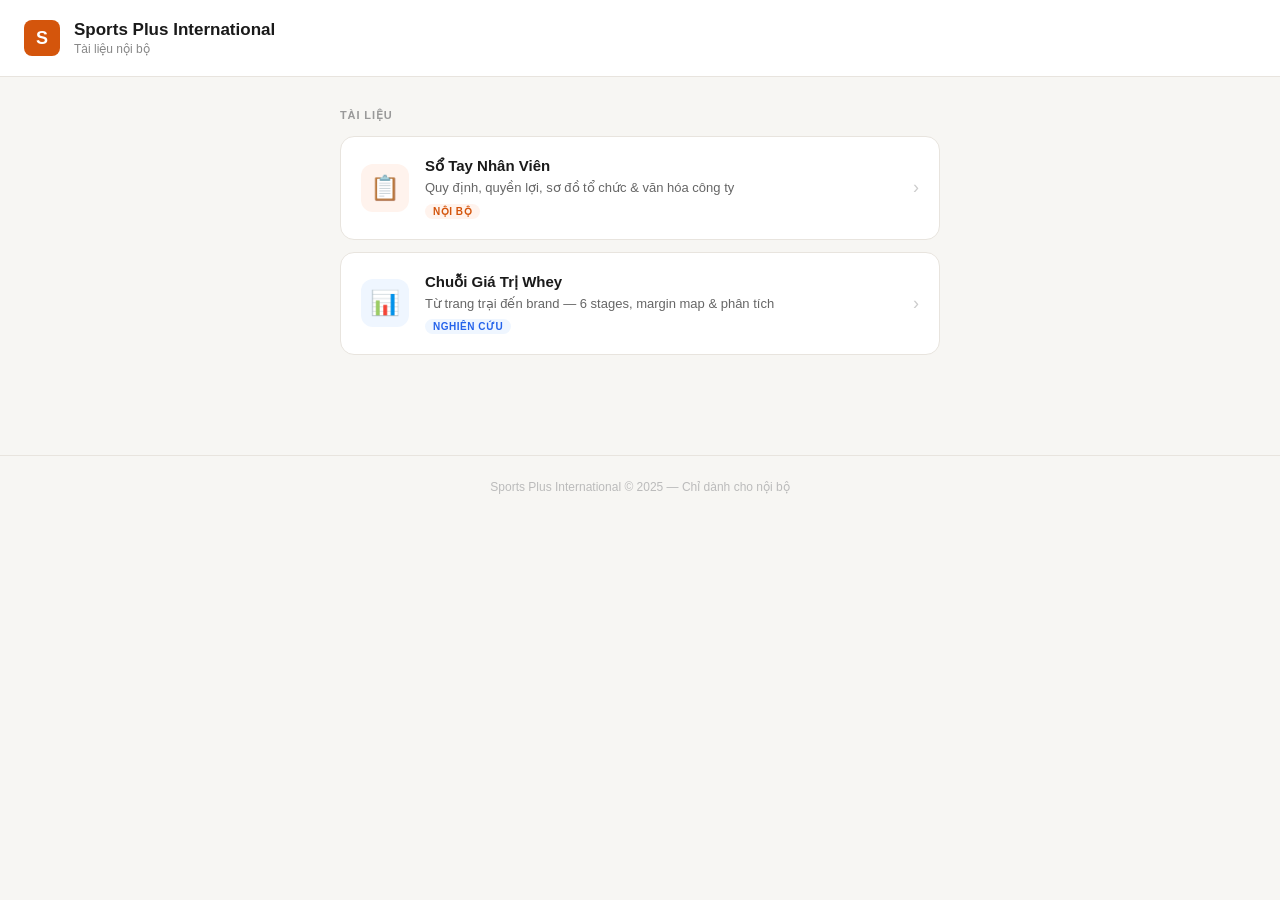
<file: index.html>
<!DOCTYPE html>
<html lang="vi">
<head>
<meta charset="UTF-8">
<meta name="viewport" content="width=device-width, initial-scale=1.0">
<title>Sports Plus International — Tài liệu nội bộ</title>
<style>
  * { margin: 0; padding: 0; box-sizing: border-box; }

  body {
    font-family: -apple-system, BlinkMacSystemFont, 'Segoe UI', sans-serif;
    background: #f7f6f3;
    color: #1a1a1a;
    min-height: 100vh;
  }

  header {
    background: #fff;
    border-bottom: 1px solid #e8e4de;
    padding: 20px 24px;
    display: flex;
    align-items: center;
    gap: 14px;
  }

  .brand-dot {
    width: 36px;
    height: 36px;
    background: #d4550c;
    border-radius: 8px;
    display: flex;
    align-items: center;
    justify-content: center;
    color: #fff;
    font-weight: 800;
    font-size: 18px;
    flex-shrink: 0;
  }

  header h1 {
    font-size: 17px;
    font-weight: 700;
    color: #1a1a1a;
    line-height: 1.2;
  }

  header p {
    font-size: 12px;
    color: #888;
    margin-top: 2px;
  }

  main {
    max-width: 640px;
    margin: 0 auto;
    padding: 32px 20px 60px;
  }

  .section-label {
    font-size: 11px;
    font-weight: 700;
    letter-spacing: 0.08em;
    text-transform: uppercase;
    color: #999;
    margin-bottom: 14px;
  }

  .doc-grid {
    display: flex;
    flex-direction: column;
    gap: 12px;
    margin-bottom: 40px;
  }

  .doc-card {
    background: #fff;
    border: 1px solid #e8e4de;
    border-radius: 14px;
    padding: 20px;
    text-decoration: none;
    color: inherit;
    display: flex;
    align-items: center;
    gap: 16px;
    transition: box-shadow 0.15s, transform 0.15s;
  }

  .doc-card:hover {
    box-shadow: 0 4px 20px rgba(0,0,0,0.08);
    transform: translateY(-1px);
  }

  .doc-icon {
    width: 48px;
    height: 48px;
    border-radius: 12px;
    display: flex;
    align-items: center;
    justify-content: center;
    font-size: 24px;
    flex-shrink: 0;
  }

  .doc-icon.orange { background: #fff3ed; }
  .doc-icon.blue   { background: #eff6ff; }
  .doc-icon.green  { background: #f0fdf4; }

  .doc-info { flex: 1; min-width: 0; }

  .doc-title {
    font-size: 15px;
    font-weight: 700;
    color: #1a1a1a;
    margin-bottom: 4px;
  }

  .doc-desc {
    font-size: 13px;
    color: #666;
    line-height: 1.4;
    white-space: nowrap;
    overflow: hidden;
    text-overflow: ellipsis;
  }

  .doc-arrow {
    color: #ccc;
    font-size: 18px;
    flex-shrink: 0;
  }

  .doc-tag {
    display: inline-block;
    font-size: 10px;
    font-weight: 600;
    letter-spacing: 0.05em;
    padding: 2px 8px;
    border-radius: 20px;
    margin-top: 6px;
    text-transform: uppercase;
  }

  .tag-internal { background: #fff3ed; color: #d4550c; }
  .tag-research { background: #eff6ff; color: #2563eb; }

  footer {
    text-align: center;
    padding: 24px;
    font-size: 12px;
    color: #bbb;
    border-top: 1px solid #e8e4de;
  }
</style>
</head>
<body>

<header>
  <div class="brand-dot">S</div>
  <div>
    <h1>Sports Plus International</h1>
    <p>Tài liệu nội bộ</p>
  </div>
</header>

<main>
  <p class="section-label">Tài liệu</p>

  <div class="doc-grid">

    <a class="doc-card" href="sotay-nhanvien.html">
      <div class="doc-icon orange">📋</div>
      <div class="doc-info">
        <div class="doc-title">Sổ Tay Nhân Viên</div>
        <div class="doc-desc">Quy định, quyền lợi, sơ đồ tổ chức &amp; văn hóa công ty</div>
        <span class="doc-tag tag-internal">Nội bộ</span>
      </div>
      <div class="doc-arrow">›</div>
    </a>

    <a class="doc-card" href="whey-infographic.html">
      <div class="doc-icon blue">📊</div>
      <div class="doc-info">
        <div class="doc-title">Chuỗi Giá Trị Whey</div>
        <div class="doc-desc">Từ trang trại đến brand — 6 stages, margin map &amp; phân tích</div>
        <span class="doc-tag tag-research">Nghiên cứu</span>
      </div>
      <div class="doc-arrow">›</div>
    </a>

  </div>
</main>

<footer>
  Sports Plus International &copy; 2025 — Chỉ dành cho nội bộ
</footer>

</body>
</html>
</file>
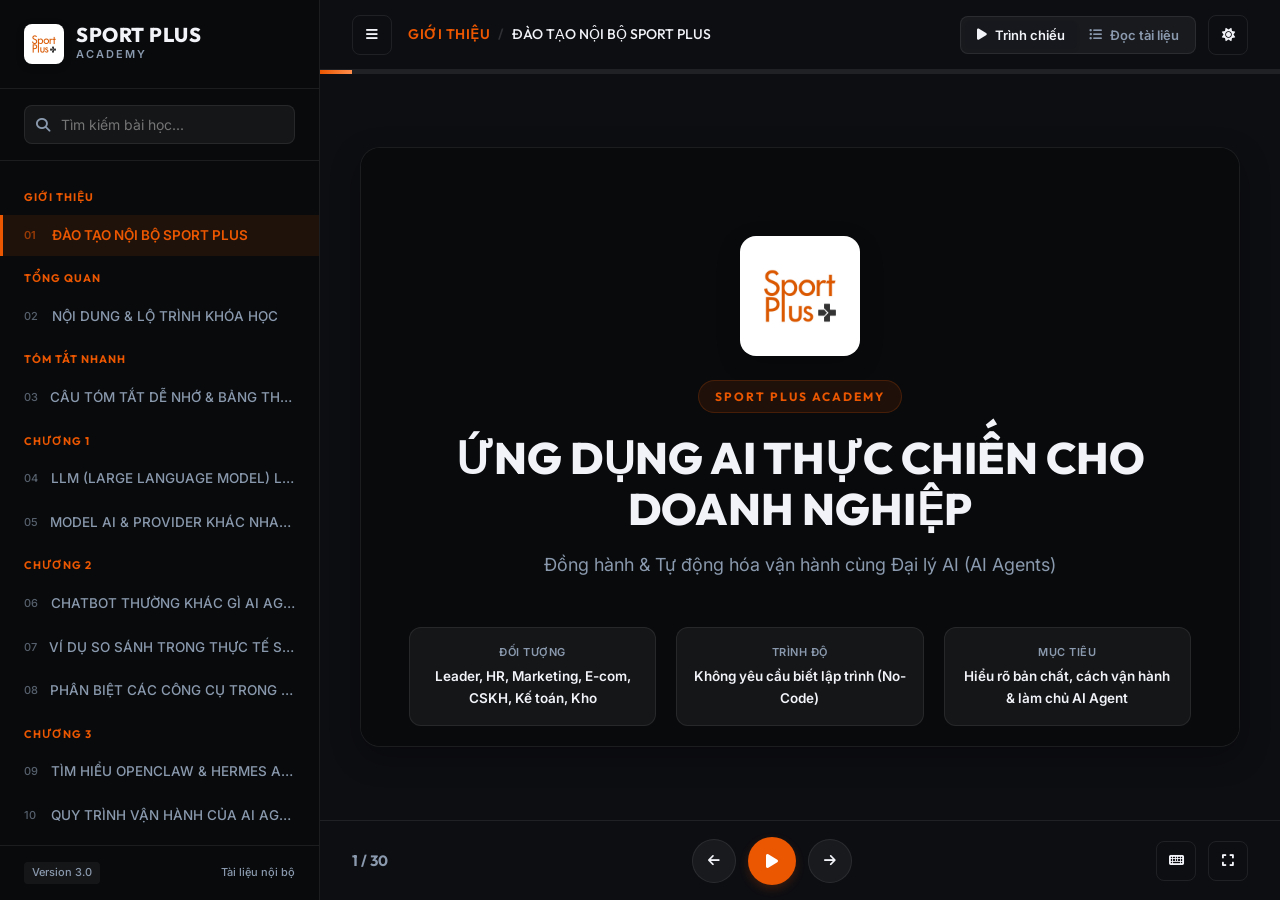
<file: ai-agent-basic-training/index.html>
<!DOCTYPE html>
<html lang="vi">
<head>
  <meta charset="UTF-8">
  <meta name="viewport" content="width=device-width, initial-scale=1.0">
  <title>Sport Plus Internal AI Training - Slide Web Tương Tác</title>
  <!-- Google Fonts: Outfit for Headings, Inter for Body -->
  <link rel="preconnect" href="https://fonts.googleapis.com">
  <link rel="preconnect" href="https://fonts.gstatic.com" crossorigin>
  <link href="https://fonts.googleapis.com/css2?family=Inter:wght@300;400;500;600;700&family=Outfit:wght@400;500;600;700;800&display=swap" rel="stylesheet">
  <!-- FontAwesome Icons -->
  <link rel="stylesheet" href="https://cdnjs.cloudflare.com/ajax/libs/font-awesome/6.4.0/css/all.min.css">
  <!-- Custom Styling -->
  <link rel="stylesheet" href="style.css">
</head>
<body class="dark-theme">
  
  <!-- Main Application Wrapper -->
  <div class="app-container" id="app-wrapper">
    
    <!-- Sidebar Navigation -->
    <aside class="app-sidebar" id="app-sidebar">
      <div class="sidebar-header">
        <div class="brand-logo">
          <img src="logo.jpg" alt="Sport Plus Logo" class="brand-logo-img">
          <div>
            <span class="brand-name">SPORT PLUS</span>
            <span class="brand-sub">ACADEMY</span>
          </div>
        </div>
        <button class="btn-close-sidebar" id="btn-close-sidebar" title="Đóng mục lục (Esc)">
          <i class="fa-solid fa-xmark"></i>
        </button>
      </div>

      <!-- Search Section -->
      <div class="sidebar-search">
        <div class="search-input-wrapper">
          <i class="fa-solid fa-magnifying-glass search-icon"></i>
          <input type="text" id="search-input" placeholder="Tìm kiếm bài học..." autocomplete="off">
          <button id="clear-search" class="btn-clear-search" style="display: none;">
            <i class="fa-solid fa-circle-xmark"></i>
          </button>
        </div>
      </div>

      <!-- Slide list container -->
      <nav class="sidebar-navigation">
        <div class="sidebar-list" id="sidebar-slide-list">
          <!-- Populated dynamically by slides.js -->
        </div>
      </nav>

      <!-- Sidebar Footer -->
      <div class="sidebar-footer">
        <div class="version-tag">Version 3.0</div>
        <div class="license-info">Tài liệu nội bộ</div>
      </div>
    </aside>

    <!-- Content Workspace -->
    <main class="app-main">
      
      <!-- Top Utility Header -->
      <header class="app-header">
        <div class="header-left">
          <button class="btn-action" id="btn-toggle-sidebar" title="Mở mục lục (Esc)">
            <i class="fa-solid fa-bars"></i>
          </button>
          <div class="breadcrumb-container">
            <span class="curr-chapter" id="header-chapter">CHƯƠNG 1</span>
            <span class="breadcrumb-separator">/</span>
            <span class="curr-slide-title" id="header-title">Đang tải slide...</span>
          </div>
        </div>

        <div class="header-right">
          <!-- View Mode Toggle -->
          <div class="toggle-mode-group">
            <button class="btn-mode active" id="mode-presentation" title="Chế độ Trình chiếu">
              <i class="fa-solid fa-play"></i> <span>Trình chiếu</span>
            </button>
            <button class="btn-mode" id="mode-document" title="Chế độ Đọc tài liệu">
              <i class="fa-solid fa-list-ul"></i> <span>Đọc tài liệu</span>
            </button>
          </div>

          <!-- Theme Toggle -->
          <button class="btn-action" id="btn-theme-toggle" title="Đổi giao diện Sáng/Tối">
            <i class="fa-solid fa-sun"></i>
          </button>
        </div>
      </header>

      <!-- Slide Progress Bar -->
      <div class="progress-bar-container">
        <div class="progress-bar" id="progress-indicator" style="width: 0%;"></div>
      </div>

      <!-- Active Slide Area -->
      <section class="slide-content-area" id="slide-content-container">
        <!-- Present Mode Slide Viewport -->
        <div class="slide-viewer" id="slide-viewer">
          <!-- Slide template rendered dynamically -->
        </div>
        
        <!-- Document Mode Scrollable Container -->
        <div class="document-scroller" id="document-scroller" style="display: none;">
          <!-- All slides rendered sequentially here -->
        </div>
      </section>

      <!-- Floating Controls Panel -->
      <footer class="app-controls" id="app-controls">
        <div class="controls-left">
          <span class="slide-counter" id="slide-counter">0 / 0</span>
        </div>
        
        <div class="controls-center">
          <button class="btn-nav" id="btn-prev" title="Slide trước (← hoặc Backspace)">
            <i class="fa-solid fa-arrow-left"></i>
          </button>
          
          <button class="btn-play" id="btn-autoplay" title="Tự động chạy slide">
            <i class="fa-solid fa-play"></i>
          </button>

          <button class="btn-nav" id="btn-next" title="Slide tiếp (→ hoặc Space)">
            <i class="fa-solid fa-arrow-right"></i>
          </button>
        </div>

        <div class="controls-right">
          <!-- Autoplay Interval Indicator -->
          <div class="autoplay-settings" id="autoplay-settings" style="display: none;">
            <i class="fa-regular fa-clock"></i>
            <span id="autoplay-time">5s</span>
          </div>

          <button class="btn-action" id="btn-shortcuts" title="Phím tắt hỗ trợ">
            <i class="fa-solid fa-keyboard"></i>
          </button>
          
          <button class="btn-action" id="btn-fullscreen" title="Phóng to toàn màn hình (F)">
            <i class="fa-solid fa-expand"></i>
          </button>
        </div>
      </footer>
    </main>
  </div>

  <!-- Keyboard Shortcuts Modal -->
  <div class="modal-overlay" id="shortcuts-modal">
    <div class="modal-card">
      <div class="modal-header">
        <h3><i class="fa-solid fa-keyboard"></i> Phím tắt điều khiển slide</h3>
        <button class="modal-close" id="btn-close-modal"><i class="fa-solid fa-xmark"></i></button>
      </div>
      <div class="modal-body">
        <div class="shortcut-grid">
          <div class="shortcut-row">
            <kbd class="key-cap">➔</kbd> hoặc <kbd class="key-cap">Space</kbd>
            <span class="key-desc">Đi tới slide tiếp theo</span>
          </div>
          <div class="shortcut-row">
            <kbd class="key-cap">←</kbd> hoặc <kbd class="key-cap">Backspace</kbd>
            <span class="key-desc">Trở lại slide trước</span>
          </div>
          <div class="shortcut-row">
            <kbd class="key-cap">Esc</kbd>
            <span class="key-desc">Mở / Đóng mục lục sidebar</span>
          </div>
          <div class="shortcut-row">
            <kbd class="key-cap">F</kbd>
            <span class="key-desc">Bật / Tắt chế độ toàn màn hình</span>
          </div>
          <div class="shortcut-row">
            <kbd class="key-cap">Home</kbd> / <kbd class="key-cap">End</kbd>
            <span class="key-desc">Quay lại slide đầu / Nhảy tới slide cuối</span>
          </div>
          <div class="shortcut-row">
            <kbd class="key-cap">P</kbd>
            <span class="key-desc">Bật / Tắt Tự động chạy slide (Autoplay)</span>
          </div>
          <div class="shortcut-row">
            <kbd class="key-cap">M</kbd>
            <span class="key-desc">Đổi chế độ xem (Trình chiếu & Đọc tài liệu)</span>
          </div>
          <div class="shortcut-row">
            <kbd class="key-cap">T</kbd>
            <span class="key-desc">Chuyển đổi giao diện Sáng / Tối</span>
          </div>
        </div>
      </div>
    </div>
  </div>

  <!-- Load Slides Data first, then Slide Engine -->
  <script src="content.js"></script>
  <script src="slides.js"></script>
</body>
</html>
</file>
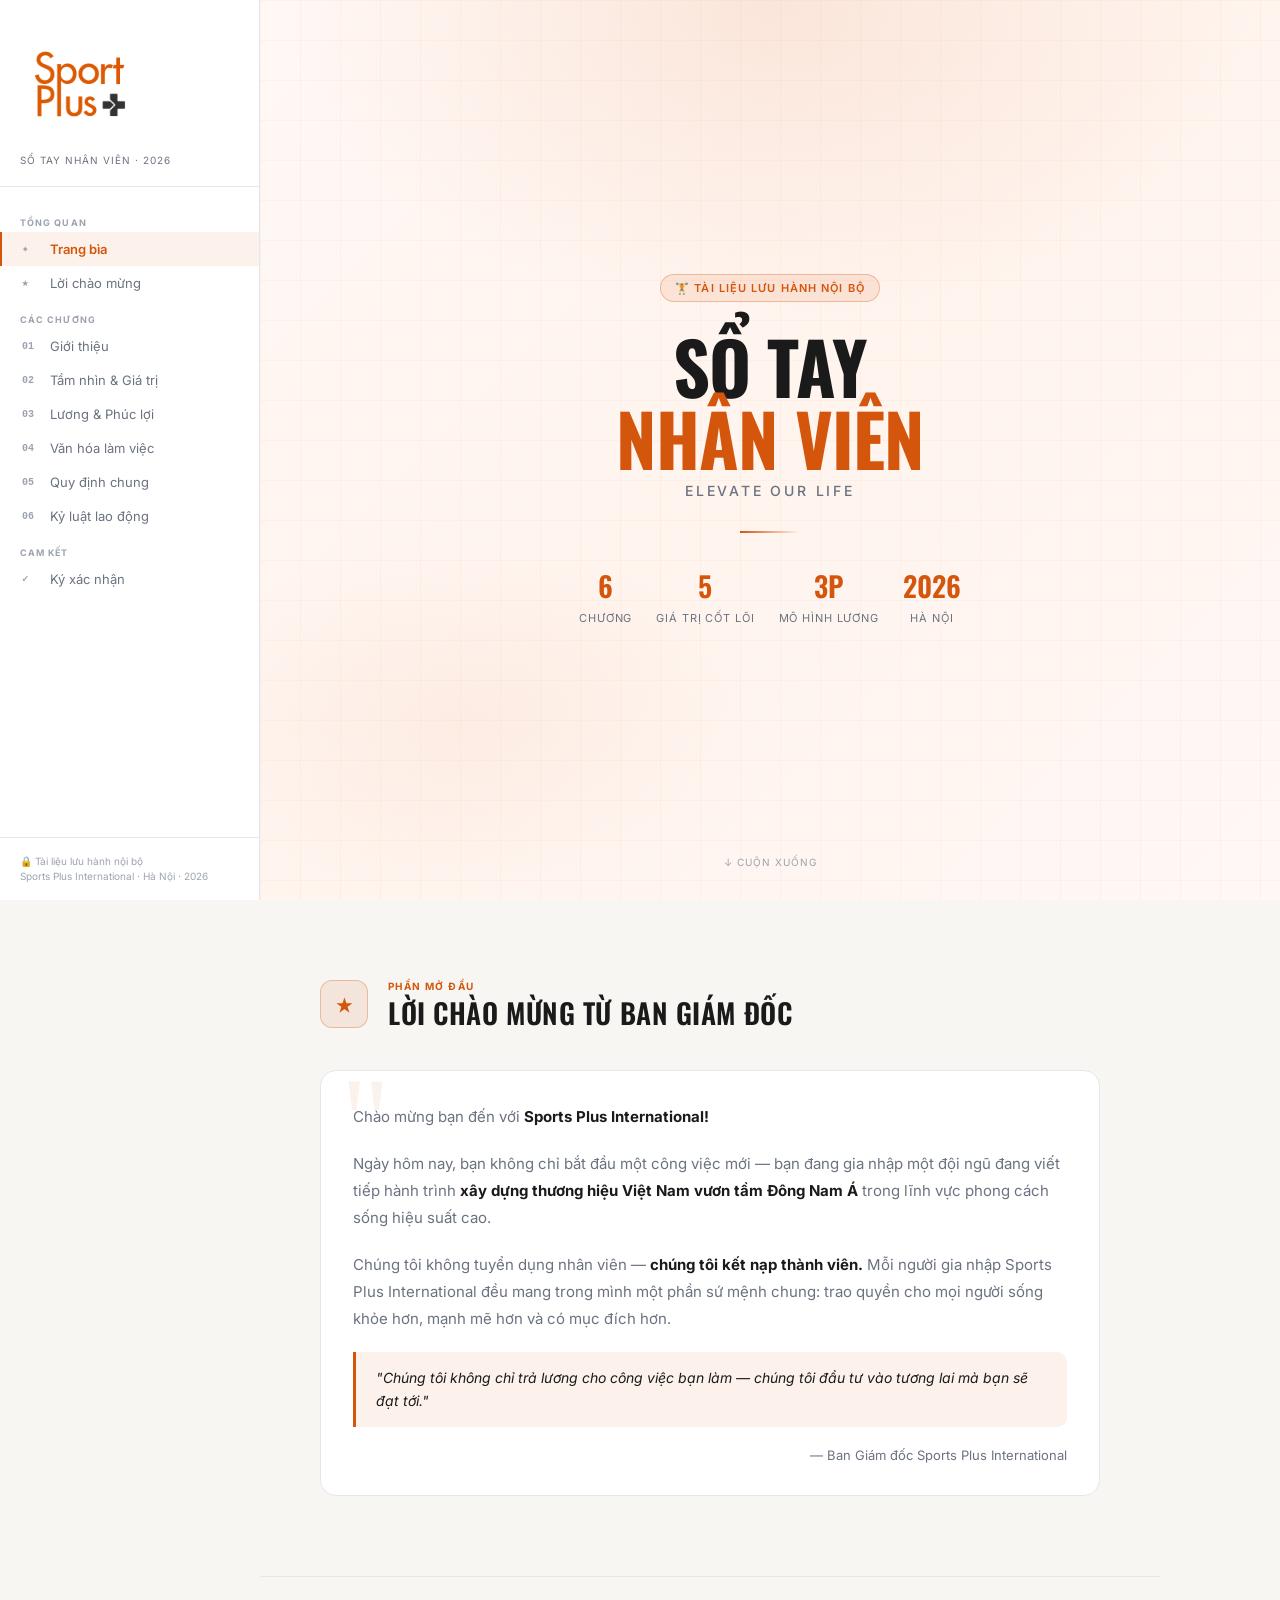
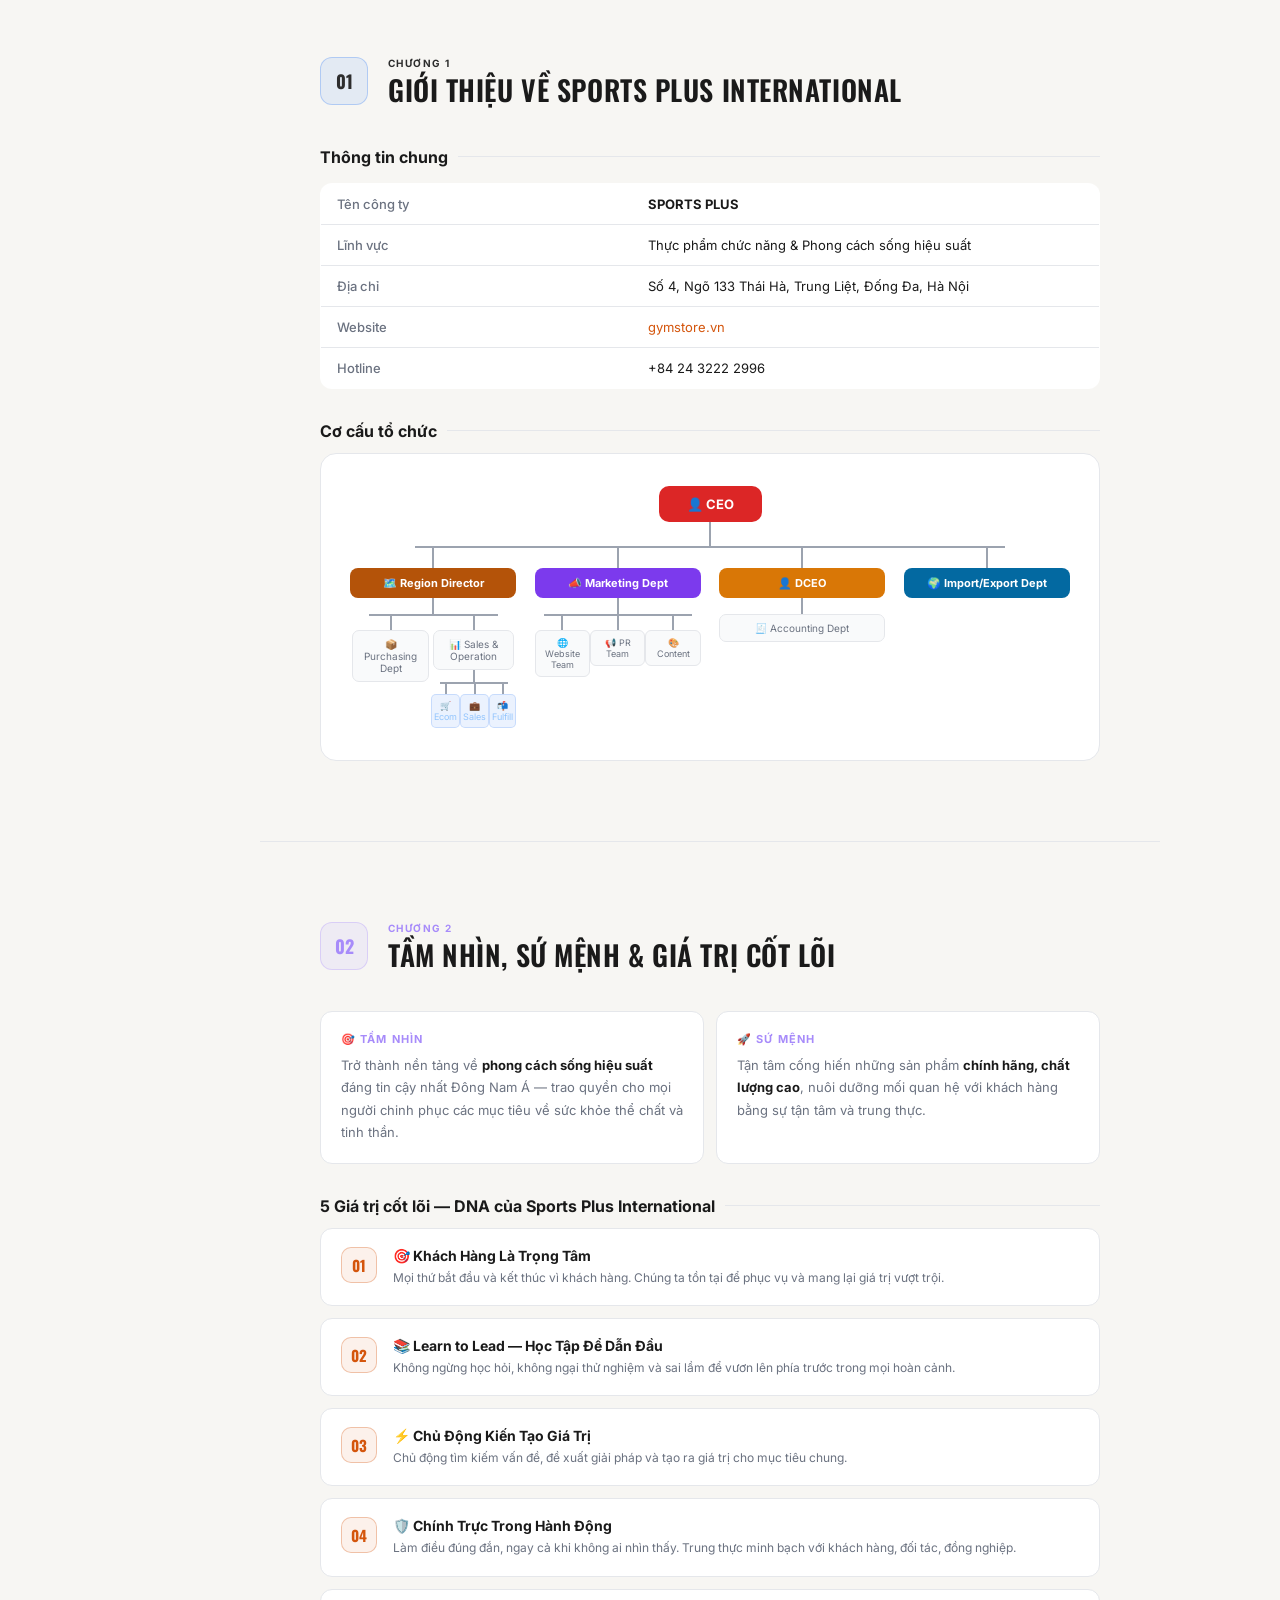
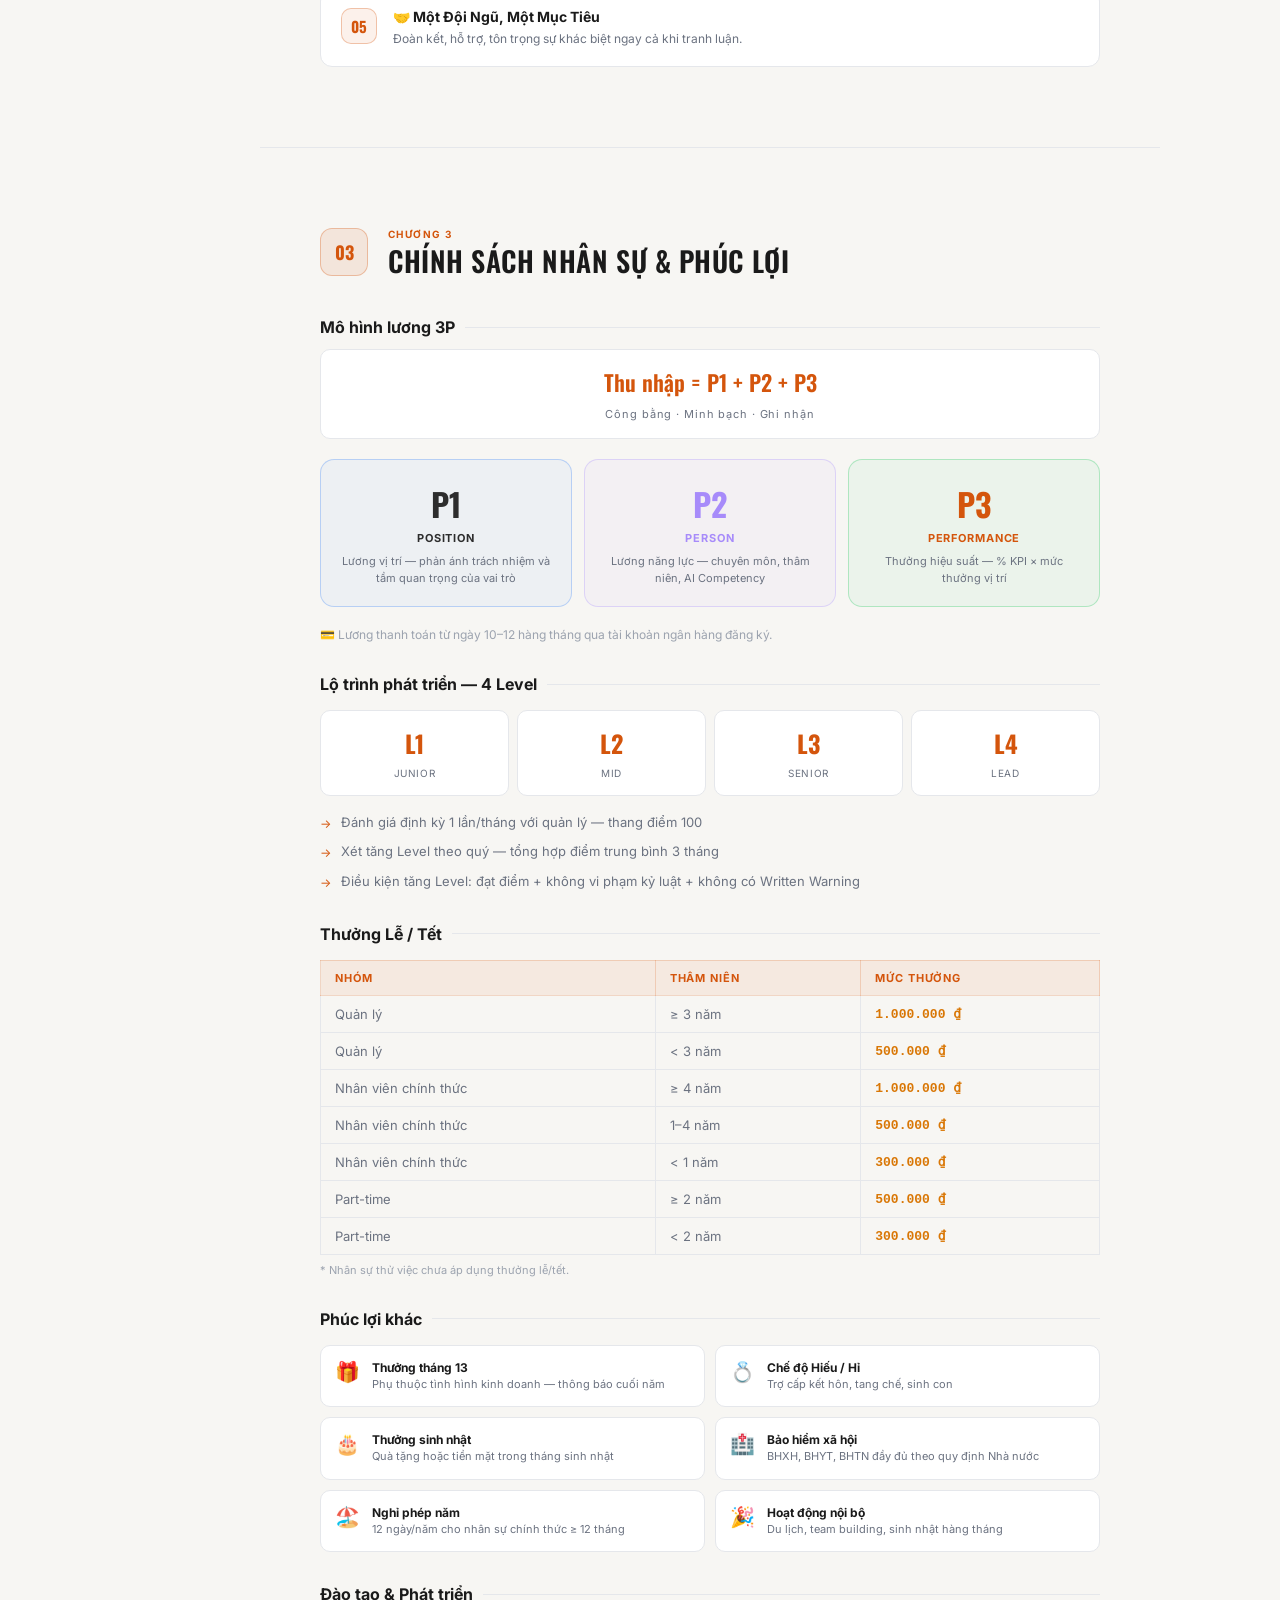
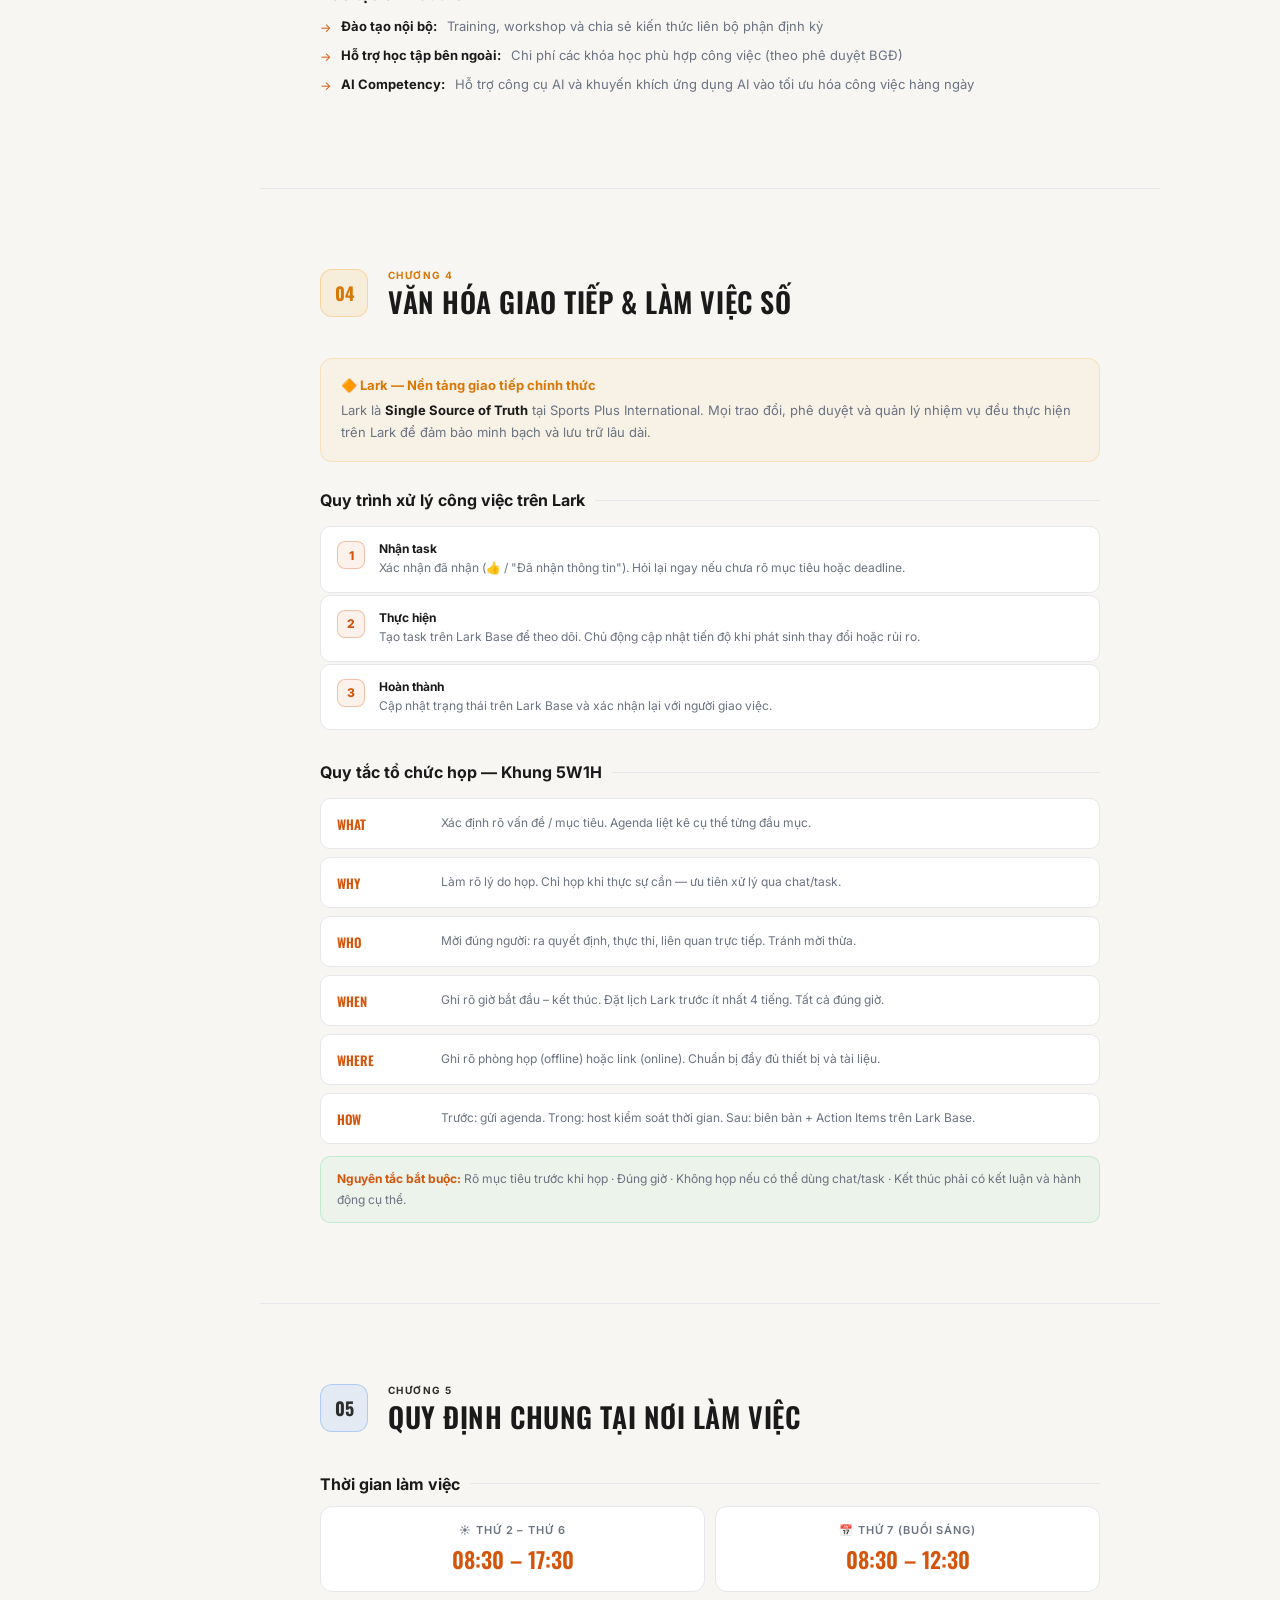
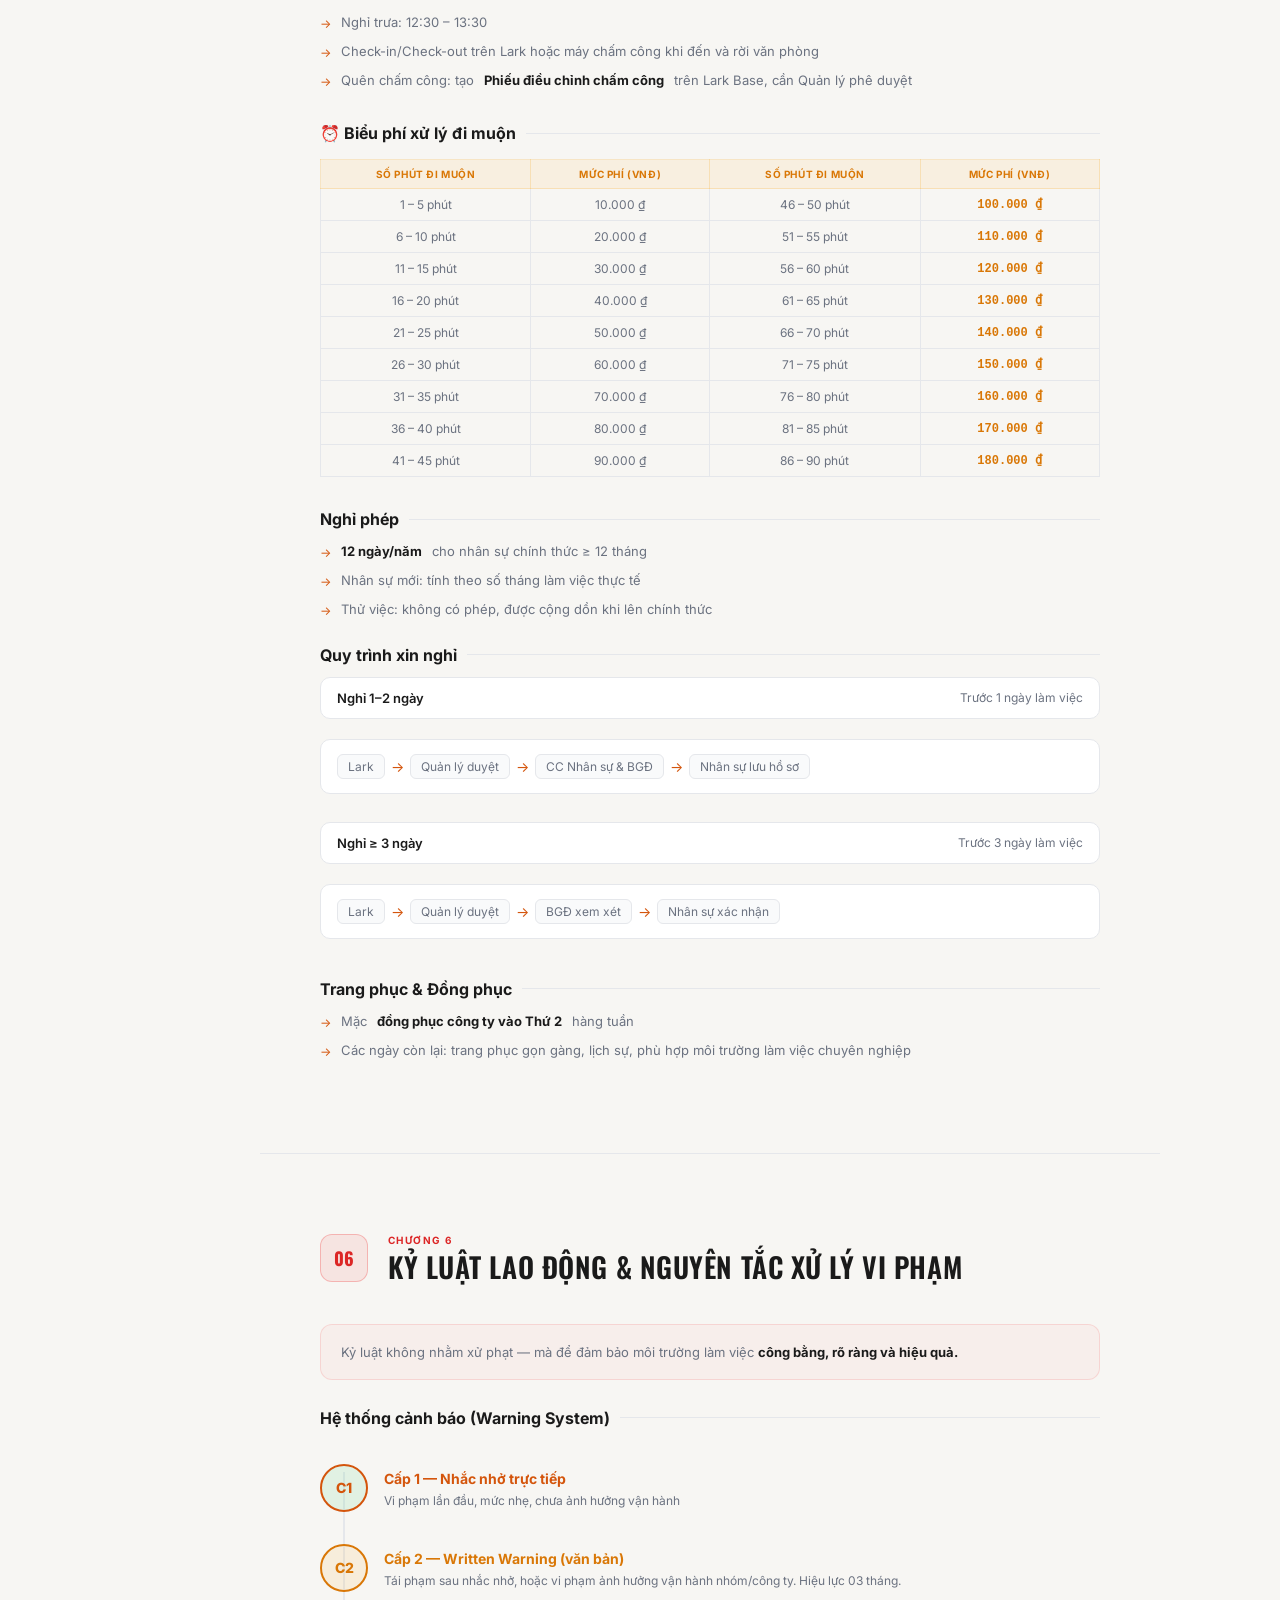
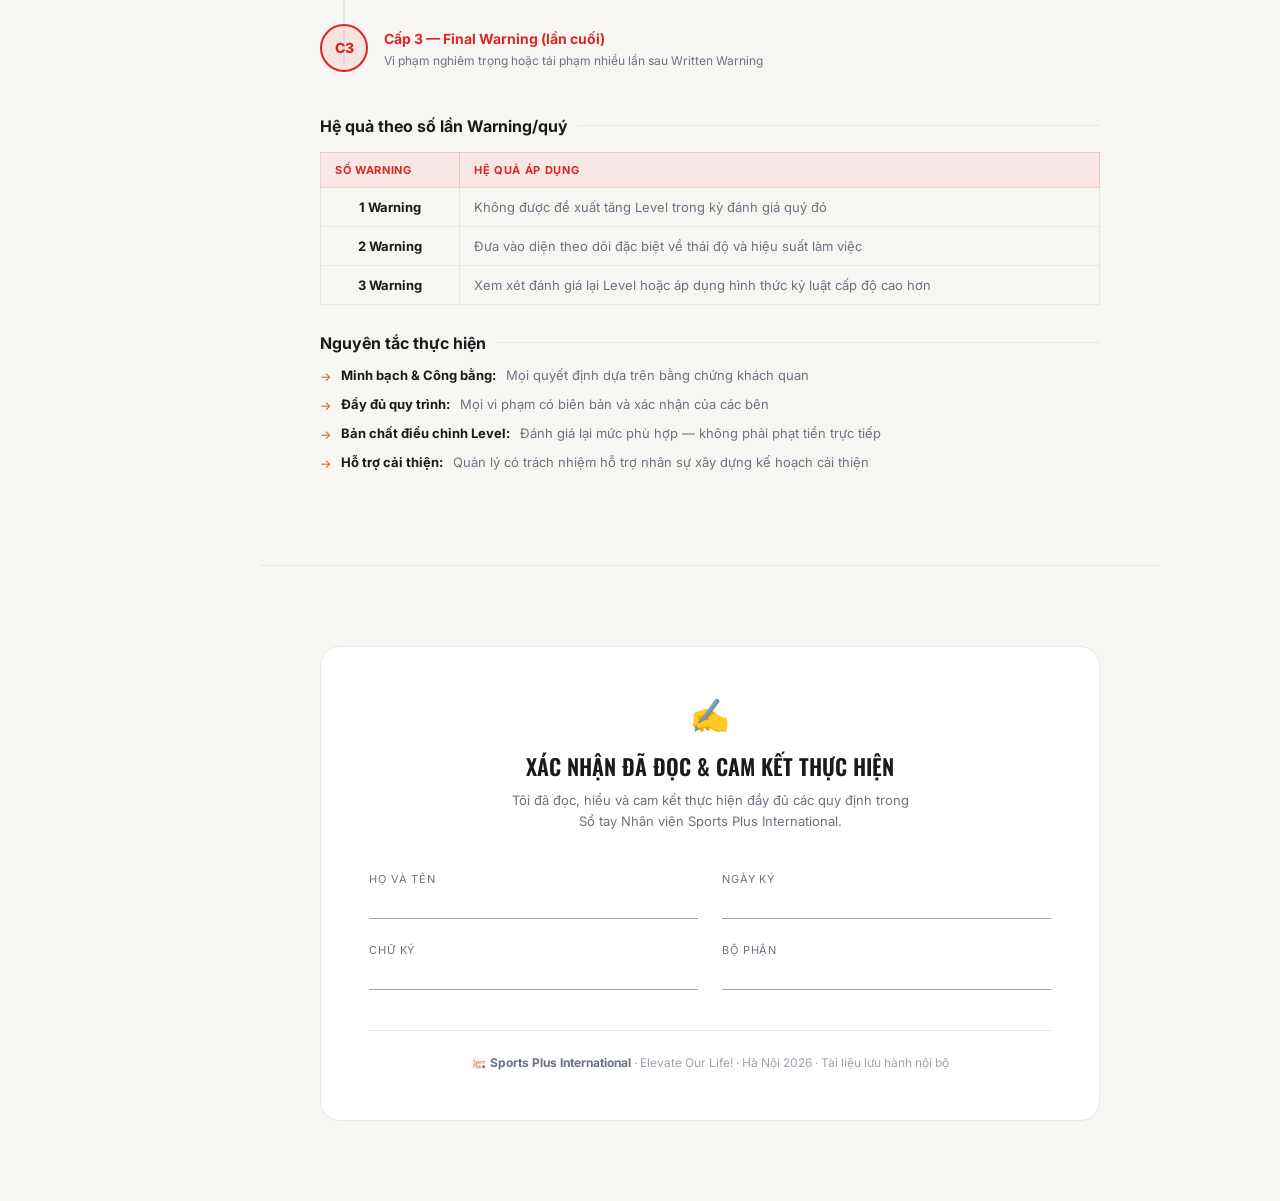
<file: sotay-nhanvien.html>
<!DOCTYPE html>
<html lang="vi">
<head>
<meta charset="UTF-8">
<meta name="viewport" content="width=device-width, initial-scale=1.0">
<title>Sổ Tay Nhân Viên — Sports Plus International</title>
<link rel="preconnect" href="https://fonts.googleapis.com">
<link href="https://fonts.googleapis.com/css2?family=Inter:wght@300;400;500;600;700;800;900&family=Oswald:wght@400;500;600;700&display=swap" rel="stylesheet">
<style>
:root {
  --navy: #f7f6f3;
  --navy2: #ffffff;
  --navy3: #f2f1ee;
  --green: #d4550c;
  --green2: #b34309;
  --green-glow: rgba(212,85,12,0.08);
  --accent: #2d2d2d;
  --gold: #d97706;
  --red: #dc2626;
  --text: #1a1a1a;
  --muted: #6b7280;
  --dim: #9ca3af;
  --border: #e5e7eb;
  --surface: #ffffff;
  --surface2: #f9fafb;
  --sidebar-w: 260px;
}

* { box-sizing: border-box; margin: 0; padding: 0; }

html { scroll-behavior: smooth; }

body {
  font-family: 'Inter', -apple-system, sans-serif;
  background: var(--navy);
  color: var(--text);
  -webkit-font-smoothing: antialiased;
  overflow-x: hidden;
}

/* ── SIDEBAR ── */
.sidebar {
  position: fixed;
  top: 0; left: 0;
  width: var(--sidebar-w);
  height: 100vh;
  background: var(--navy2);
  border-right: 1px solid #e5e7eb;
  overflow-y: auto;
  z-index: 100;
  display: flex;
  flex-direction: column;
  transition: transform 0.3s ease;
}

.sidebar-logo {
  padding: 24px 20px 20px;
  border-bottom: 1px solid var(--border);
}

.sidebar-brand {
  font-family: 'Oswald', sans-serif;
  font-size: 18px;
  font-weight: 700;
  color: var(--green);
  letter-spacing: 0.05em;
  text-transform: uppercase;
}

.sidebar-sub {
  font-size: 10px;
  color: var(--muted);
  letter-spacing: 0.1em;
  text-transform: uppercase;
  margin-top: 3px;
}

.sidebar-nav {
  padding: 16px 0;
  flex: 1;
}

.nav-section {
  padding: 6px 20px 4px;
  font-size: 9px;
  font-weight: 700;
  letter-spacing: 0.12em;
  text-transform: uppercase;
  color: var(--dim);
  margin-top: 8px;
}

.nav-item {
  display: flex;
  align-items: center;
  gap: 10px;
  padding: 9px 20px;
  font-size: 13px;
  color: var(--muted);
  text-decoration: none;
  border-left: 2px solid transparent;
  transition: all 0.15s;
  cursor: pointer;
}

.nav-item:hover {
  color: var(--text);
  background: rgba(255,255,255,0.03);
  border-left-color: var(--green);
}

.nav-item.active {
  color: var(--green);
  background: var(--green-glow);
  border-left-color: var(--green);
  font-weight: 600;
}

.nav-num {
  font-size: 10px;
  font-weight: 700;
  color: var(--dim);
  width: 18px;
  flex-shrink: 0;
  font-family: monospace;
}

.sidebar-footer {
  padding: 16px 20px;
  border-top: 1px solid var(--border);
  font-size: 10px;
  color: var(--dim);
  line-height: 1.5;
}

/* ── MAIN ── */
.main {
  margin-left: var(--sidebar-w);
  min-height: 100vh;
}

/* ── HERO ── */
.hero {
  position: relative;
  min-height: 100vh;
  display: flex;
  flex-direction: column;
  justify-content: center;
  align-items: center;
  text-align: center;
  padding: 60px 40px;
  overflow: hidden;
  background: linear-gradient(135deg, #fff8f5 0%, #fff4ee 50%, #fff8f5 100%);
}

.hero::before {
  content: '';
  position: absolute;
  inset: 0;
  background:
    radial-gradient(ellipse 80% 60% at 50% 0%, rgba(212,85,12,0.10) 0%, transparent 60%),
    radial-gradient(ellipse 60% 40% at 20% 80%, rgba(212,85,12,0.05) 0%, transparent 50%);
}

.hero-grid {
  position: absolute;
  inset: 0;
  background-image:
    linear-gradient(rgba(212,85,12,0.04) 1px, transparent 1px),
    linear-gradient(90deg, rgba(212,85,12,0.04) 1px, transparent 1px);
  background-size: 40px 40px;
}

.hero-content { position: relative; z-index: 1; max-width: 600px; }

.hero-badge {
  display: inline-flex;
  align-items: center;
  gap: 6px;
  background: rgba(212,85,12,0.1);
  border: 1px solid rgba(212,85,12,0.3);
  border-radius: 100px;
  padding: 6px 14px;
  font-size: 11px;
  font-weight: 600;
  color: var(--green);
  letter-spacing: 0.1em;
  text-transform: uppercase;
  margin-bottom: 28px;
}

.hero h1 {
  font-family: 'Oswald', sans-serif;
  font-size: clamp(42px, 8vw, 72px);
  font-weight: 700;
  line-height: 1.0;
  letter-spacing: -0.01em;
  text-transform: uppercase;
  color: #1a1a1a;
  margin-bottom: 8px;
}

.hero h1 .green { color: var(--green); }

.hero-tagline {
  font-size: 14px;
  color: #6b7280;
  letter-spacing: 0.2em;
  text-transform: uppercase;
  margin-bottom: 32px;
  font-weight: 500;
}

.hero-divider {
  width: 60px;
  height: 2px;
  background: linear-gradient(90deg, var(--green), transparent);
  margin: 0 auto 32px;
}

.hero-meta {
  display: flex;
  justify-content: center;
  gap: 24px;
  flex-wrap: wrap;
}

.hero-meta-item {
  text-align: center;
}

.hero-meta-num {
  font-family: 'Oswald', sans-serif;
  font-size: 28px;
  font-weight: 600;
  color: var(--green);
  display: block;
}

.hero-meta-label {
  font-size: 11px;
  color: var(--muted);
  text-transform: uppercase;
  letter-spacing: 0.08em;
}

.hero-scroll {
  position: absolute;
  bottom: 32px;
  left: 50%;
  transform: translateX(-50%);
  display: flex;
  flex-direction: column;
  align-items: center;
  gap: 8px;
  color: #9ca3af;
  font-size: 10px;
  letter-spacing: 0.1em;
  text-transform: uppercase;
  animation: bounce 2s infinite;
}

@keyframes bounce {
  0%,100% { transform: translateX(-50%) translateY(0); }
  50% { transform: translateX(-50%) translateY(6px); }
}

/* ── SECTIONS ── */
.section {
  padding: 80px 60px;
  border-bottom: 1px solid var(--border);
  max-width: 900px;
}

.section-header {
  display: flex;
  align-items: flex-start;
  gap: 20px;
  margin-bottom: 40px;
}

.chapter-badge {
  flex-shrink: 0;
  width: 48px;
  height: 48px;
  border-radius: 12px;
  display: flex;
  align-items: center;
  justify-content: center;
  font-family: 'Oswald', sans-serif;
  font-size: 18px;
  font-weight: 700;
}

.section-titles { flex: 1; }

.chapter-label {
  font-size: 10px;
  font-weight: 700;
  letter-spacing: 0.14em;
  text-transform: uppercase;
  margin-bottom: 4px;
}

.section-title {
  font-family: 'Oswald', sans-serif;
  font-size: 28px;
  font-weight: 600;
  line-height: 1.2;
  text-transform: uppercase;
  letter-spacing: 0.02em;
}

/* ── WELCOME ── */
.welcome-card {
  background: var(--surface);
  border: 1px solid var(--border);
  border-radius: 16px;
  padding: 32px;
  position: relative;
  overflow: hidden;
}

.welcome-card::before {
  content: '"';
  position: absolute;
  top: -10px;
  left: 20px;
  font-size: 120px;
  font-family: Georgia, serif;
  color: rgba(212,85,12,0.08);
  line-height: 1;
}

.welcome-text {
  font-size: 15px;
  line-height: 1.8;
  color: var(--muted);
  margin-bottom: 20px;
  position: relative;
}

.welcome-text strong { color: var(--text); }

.welcome-quote {
  border-left: 3px solid var(--green);
  padding: 14px 20px;
  background: var(--green-glow);
  border-radius: 0 10px 10px 0;
  font-size: 14px;
  font-style: italic;
  color: var(--text);
  line-height: 1.7;
  margin: 20px 0;
}

.welcome-sign {
  text-align: right;
  font-size: 13px;
  color: var(--muted);
  margin-top: 16px;
}

/* ── INFO TABLE ── */
.info-table {
  width: 100%;
  border-collapse: collapse;
  margin-top: 16px;
}

.info-table td {
  padding: 12px 16px;
  font-size: 13px;
  border-bottom: 1px solid var(--border);
}

.info-table tr:last-child td { border-bottom: none; }

.info-table td:first-child {
  color: var(--muted);
  font-weight: 500;
  width: 40%;
  background: rgba(255,255,255,0.02);
}

.info-table td:last-child { color: var(--text); }

.info-table a { color: var(--green); text-decoration: none; }

/* ── CORE VALUES ── */
.values-grid {
  display: flex;
  flex-direction: column;
  gap: 12px;
}

.value-card {
  display: flex;
  align-items: flex-start;
  gap: 16px;
  padding: 18px 20px;
  border-radius: 12px;
  border: 1px solid var(--border);
  background: var(--surface);
  transition: border-color 0.2s;
}

.value-card:hover { border-color: var(--green); }

.value-num {
  flex-shrink: 0;
  width: 36px;
  height: 36px;
  border-radius: 10px;
  background: var(--green-glow);
  border: 1px solid rgba(212,85,12,0.3);
  display: flex;
  align-items: center;
  justify-content: center;
  font-family: 'Oswald', sans-serif;
  font-size: 15px;
  font-weight: 700;
  color: var(--green);
}

.value-name {
  font-size: 14px;
  font-weight: 700;
  color: var(--text);
  margin-bottom: 4px;
}

.value-desc {
  font-size: 12px;
  color: var(--muted);
  line-height: 1.6;
}

/* ── 3P SALARY ── */
.salary-3p {
  display: grid;
  grid-template-columns: repeat(3,1fr);
  gap: 12px;
  margin: 20px 0;
}

.p-card {
  border-radius: 14px;
  padding: 20px;
  border: 1px solid;
  text-align: center;
}

.p-label {
  font-family: 'Oswald', sans-serif;
  font-size: 32px;
  font-weight: 700;
  display: block;
  margin-bottom: 4px;
}

.p-name {
  font-size: 11px;
  font-weight: 700;
  text-transform: uppercase;
  letter-spacing: 0.08em;
  margin-bottom: 8px;
  display: block;
}

.p-desc {
  font-size: 11px;
  line-height: 1.5;
}

.salary-formula {
  text-align: center;
  padding: 16px;
  background: var(--surface);
  border-radius: 10px;
  border: 1px solid var(--border);
  margin-bottom: 20px;
}

.salary-formula .formula {
  font-family: 'Oswald', sans-serif;
  font-size: 22px;
  font-weight: 600;
  color: var(--green);
  display: block;
  margin-bottom: 4px;
}

.salary-formula .tagline {
  font-size: 11px;
  color: var(--muted);
  letter-spacing: 0.08em;
}

/* ── BONUS TABLE ── */
.bonus-table {
  width: 100%;
  border-collapse: collapse;
  font-size: 13px;
  margin-top: 16px;
}

.bonus-table th {
  background: rgba(212,85,12,0.08);
  border: 1px solid rgba(212,85,12,0.2);
  padding: 10px 14px;
  text-align: left;
  font-size: 11px;
  font-weight: 700;
  text-transform: uppercase;
  letter-spacing: 0.08em;
  color: var(--green);
}

.bonus-table td {
  padding: 10px 14px;
  border: 1px solid var(--border);
  color: var(--muted);
}

.bonus-table td:last-child {
  font-weight: 700;
  color: var(--gold);
  font-family: monospace;
}

.bonus-table tr:nth-child(odd) td {
  background: rgba(255,255,255,0.01);
}

/* ── BENEFITS GRID ── */
.benefits-grid {
  display: grid;
  grid-template-columns: 1fr 1fr;
  gap: 10px;
  margin-top: 16px;
}

.benefit-item {
  display: flex;
  align-items: flex-start;
  gap: 12px;
  padding: 14px;
  background: var(--surface);
  border-radius: 10px;
  border: 1px solid var(--border);
}

.benefit-icon { font-size: 20px; flex-shrink: 0; }

.benefit-name {
  font-size: 12px;
  font-weight: 700;
  color: var(--text);
  margin-bottom: 2px;
}

.benefit-desc {
  font-size: 11px;
  color: var(--muted);
  line-height: 1.4;
}

/* ── 5W1H MEETING ── */
.meeting-grid {
  display: flex;
  flex-direction: column;
  gap: 8px;
  margin-top: 16px;
}

.meeting-row {
  display: flex;
  gap: 14px;
  padding: 14px 16px;
  background: var(--surface);
  border-radius: 10px;
  border: 1px solid var(--border);
  align-items: flex-start;
}

.meeting-key {
  font-family: 'Oswald', sans-serif;
  font-size: 13px;
  font-weight: 600;
  color: var(--green);
  min-width: 90px;
  flex-shrink: 0;
  padding-top: 1px;
}

.meeting-val {
  font-size: 12px;
  color: var(--muted);
  line-height: 1.6;
}

.meeting-principle {
  margin-top: 12px;
  padding: 12px 16px;
  background: rgba(34,197,94,0.05);
  border: 1px solid rgba(34,197,94,0.2);
  border-radius: 10px;
  font-size: 12px;
  color: var(--muted);
  line-height: 1.7;
}

.meeting-principle strong { color: var(--green); }

/* ── SCHEDULE ── */
.schedule-cards {
  display: grid;
  grid-template-columns: 1fr 1fr;
  gap: 10px;
  margin-bottom: 20px;
}

.schedule-card {
  background: var(--surface);
  border: 1px solid var(--border);
  border-radius: 12px;
  padding: 16px;
  text-align: center;
}

.schedule-day {
  font-size: 11px;
  font-weight: 600;
  text-transform: uppercase;
  letter-spacing: 0.08em;
  color: var(--muted);
  margin-bottom: 6px;
}

.schedule-time {
  font-family: 'Oswald', sans-serif;
  font-size: 22px;
  font-weight: 600;
  color: var(--green);
}

/* ── LATE FEE TABLE ── */
.late-table {
  width: 100%;
  border-collapse: collapse;
  font-size: 12px;
  margin-top: 16px;
}

.late-table th {
  background: rgba(245,158,11,0.08);
  border: 1px solid rgba(245,158,11,0.2);
  padding: 8px 12px;
  text-align: center;
  font-size: 10px;
  font-weight: 700;
  text-transform: uppercase;
  letter-spacing: 0.06em;
  color: var(--gold);
}

.late-table td {
  padding: 8px 12px;
  border: 1px solid var(--border);
  text-align: center;
  color: var(--muted);
}

.late-table td:last-child {
  color: var(--gold);
  font-weight: 600;
  font-family: monospace;
}

.late-table tr:nth-child(odd) td { background: rgba(255,255,255,0.01); }

/* ── WARNING SYSTEM ── */
.warning-steps {
  display: flex;
  flex-direction: column;
  gap: 0;
  margin: 20px 0;
  position: relative;
}

.warning-steps::before {
  content: '';
  position: absolute;
  left: 23px;
  top: 24px;
  bottom: 24px;
  width: 2px;
  background: var(--border);
}

.warning-step {
  display: flex;
  gap: 16px;
  padding: 16px 0;
  position: relative;
}

.warning-dot {
  width: 48px;
  height: 48px;
  border-radius: 50%;
  display: flex;
  align-items: center;
  justify-content: center;
  font-weight: 800;
  font-size: 14px;
  flex-shrink: 0;
  position: relative;
  z-index: 1;
  border: 2px solid;
}

.warning-content { flex: 1; padding-top: 6px; }

.warning-title {
  font-size: 14px;
  font-weight: 700;
  margin-bottom: 4px;
}

.warning-desc {
  font-size: 12px;
  color: var(--muted);
  line-height: 1.6;
}

.w1 .warning-dot { background: rgba(34,197,94,0.1); border-color: var(--green); color: var(--green); }
.w1 .warning-title { color: var(--green); }
.w2 .warning-dot { background: rgba(245,158,11,0.1); border-color: var(--gold); color: var(--gold); }
.w2 .warning-title { color: var(--gold); }
.w3 .warning-dot { background: rgba(239,68,68,0.1); border-color: var(--red); color: var(--red); }
.w3 .warning-title { color: var(--red); }

/* ── CONSEQUENCE TABLE ── */
.consequence-table {
  width: 100%;
  border-collapse: collapse;
  font-size: 13px;
  margin: 16px 0;
}

.consequence-table th {
  background: rgba(239,68,68,0.08);
  border: 1px solid rgba(239,68,68,0.2);
  padding: 10px 14px;
  text-align: left;
  font-size: 11px;
  font-weight: 700;
  text-transform: uppercase;
  letter-spacing: 0.06em;
  color: var(--red);
}

.consequence-table td {
  padding: 11px 14px;
  border: 1px solid var(--border);
  color: var(--muted);
}

.consequence-table td:first-child {
  font-weight: 700;
  color: var(--text);
  text-align: center;
}

/* ── SIGN PAGE ── */
.sign-section {
  padding: 80px 60px;
  max-width: 900px;
}

.sign-card {
  background: var(--surface);
  border: 1px solid var(--border);
  border-radius: 20px;
  padding: 48px;
  text-align: center;
}

.sign-title {
  font-family: 'Oswald', sans-serif;
  font-size: 22px;
  font-weight: 600;
  text-transform: uppercase;
  color: var(--text);
  margin-bottom: 8px;
}

.sign-sub {
  font-size: 13px;
  color: var(--muted);
  margin-bottom: 40px;
  line-height: 1.6;
}

.sign-fields {
  display: grid;
  grid-template-columns: 1fr 1fr;
  gap: 24px;
  text-align: left;
}

.sign-field {
  border-bottom: 1px solid var(--dim);
  padding-bottom: 8px;
}

.sign-field-label {
  font-size: 11px;
  color: var(--muted);
  text-transform: uppercase;
  letter-spacing: 0.08em;
  margin-bottom: 24px;
}

/* ── SUBSECTION TITLE ── */
.sub-title {
  font-size: 16px;
  font-weight: 700;
  color: var(--text);
  margin: 28px 0 12px;
  display: flex;
  align-items: center;
  gap: 10px;
}

.sub-title::after {
  content: '';
  flex: 1;
  height: 1px;
  background: var(--border);
}

/* ── LIST ── */
.styled-list {
  display: flex;
  flex-direction: column;
  gap: 8px;
  margin: 12px 0;
}

.styled-list li {
  display: flex;
  align-items: flex-start;
  gap: 10px;
  font-size: 13px;
  color: var(--muted);
  line-height: 1.6;
  list-style: none;
}

.styled-list li::before {
  content: '→';
  color: var(--green);
  font-size: 12px;
  flex-shrink: 0;
  margin-top: 2px;
}

/* ── LEVEL TRACK ── */
.level-track {
  display: flex;
  gap: 8px;
  margin: 16px 0;
}

.level-step {
  flex: 1;
  background: var(--surface);
  border: 1px solid var(--border);
  border-radius: 10px;
  padding: 14px 12px;
  text-align: center;
}

.level-num {
  font-family: 'Oswald', sans-serif;
  font-size: 24px;
  font-weight: 700;
  color: var(--green);
  display: block;
}

.level-name {
  font-size: 10px;
  color: var(--muted);
  text-transform: uppercase;
  letter-spacing: 0.06em;
}

/* ── LARK FLOW ── */
.lark-flow {
  display: flex;
  flex-direction: column;
  gap: 2px;
  margin: 16px 0;
}

.lark-step {
  display: flex;
  align-items: flex-start;
  gap: 14px;
  padding: 14px 16px;
  background: var(--surface);
  border-radius: 10px;
  border: 1px solid var(--border);
}

.lark-step-num {
  width: 28px;
  height: 28px;
  border-radius: 8px;
  background: var(--green-glow);
  border: 1px solid rgba(212,85,12,0.3);
  display: flex;
  align-items: center;
  justify-content: center;
  font-size: 12px;
  font-weight: 800;
  color: var(--green);
  flex-shrink: 0;
}

.lark-step-phase {
  font-size: 12px;
  font-weight: 700;
  color: var(--text);
  margin-bottom: 3px;
}

.lark-step-desc {
  font-size: 12px;
  color: var(--muted);
  line-height: 1.55;
}

/* ── HAMBURGER ── */
.hamburger {
  display: none;
  position: fixed;
  top: 16px;
  left: 16px;
  z-index: 200;
  width: 40px;
  height: 40px;
  border-radius: 10px;
  background: var(--navy2);
  border: 1px solid var(--border);
  cursor: pointer;
  flex-direction: column;
  align-items: center;
  justify-content: center;
  gap: 5px;
}

.hamburger span {
  display: block;
  width: 18px;
  height: 2px;
  background: var(--text);
  border-radius: 2px;
  transition: all 0.2s;
}

.overlay {
  display: none;
  position: fixed;
  inset: 0;
  background: rgba(0,0,0,0.6);
  z-index: 90;
}

/* ── RESPONSIVE ── */
@media (max-width: 768px) {
  .sidebar {
    transform: translateX(-100%);
  }

  .sidebar.open {
    transform: translateX(0);
  }

  .overlay.open { display: block; }
  .hamburger { display: flex; }

  .main { margin-left: 0; }

  .section, .sign-section {
    padding: 60px 24px;
  }

  .salary-3p { grid-template-columns: 1fr; }
  .benefits-grid { grid-template-columns: 1fr; }
  .schedule-cards { grid-template-columns: 1fr; }
  .sign-fields { grid-template-columns: 1fr; }
  .hero { padding: 80px 24px 60px; }
}

/* ── DIVIDER ── */
.divider { height: 1px; background: var(--border); margin: 24px 0; }

/* ── TAG ── */
.tag {
  display: inline-flex;
  align-items: center;
  padding: 3px 10px;
  border-radius: 100px;
  font-size: 11px;
  font-weight: 600;
  background: var(--green-glow);
  border: 1px solid rgba(34,197,94,0.25);
  color: var(--green);
}

/* ── FLOW PROCESS ── */
.process-flow {
  display: flex;
  align-items: center;
  gap: 6px;
  flex-wrap: wrap;
  margin: 12px 0;
  padding: 14px 16px;
  background: var(--surface);
  border-radius: 10px;
  border: 1px solid var(--border);
  font-size: 12px;
}

.process-step {
  background: var(--surface2);
  border: 1px solid var(--border);
  border-radius: 6px;
  padding: 4px 10px;
  color: var(--muted);
  white-space: nowrap;
}

.process-arrow { color: var(--green); font-size: 14px; }

</style>
</head>
<body>

<!-- SIDEBAR -->
<nav class="sidebar" id="sidebar">
  <div class="sidebar-logo">
    <img src="[data-uri]" alt="Sport Plus" style="width:120px;height:auto;display:block;margin-bottom:10px;">
    <div class="sidebar-sub">Sổ tay nhân viên · 2026</div>
  </div>
  <div class="sidebar-nav">
    <div class="nav-section">Tổng quan</div>
    <a class="nav-item active" href="#hero"><span class="nav-num">✦</span>Trang bìa</a>
    <a class="nav-item" href="#welcome"><span class="nav-num">★</span>Lời chào mừng</a>
    <div class="nav-section">Các chương</div>
    <a class="nav-item" href="#ch1"><span class="nav-num">01</span>Giới thiệu</a>
    <a class="nav-item" href="#ch2"><span class="nav-num">02</span>Tầm nhìn & Giá trị</a>
    <a class="nav-item" href="#ch3"><span class="nav-num">03</span>Lương & Phúc lợi</a>
    <a class="nav-item" href="#ch4"><span class="nav-num">04</span>Văn hóa làm việc</a>
    <a class="nav-item" href="#ch5"><span class="nav-num">05</span>Quy định chung</a>
    <a class="nav-item" href="#ch6"><span class="nav-num">06</span>Kỷ luật lao động</a>
    <div class="nav-section">Cam kết</div>
    <a class="nav-item" href="#sign"><span class="nav-num">✓</span>Ký xác nhận</a>
  </div>
  <div class="sidebar-footer">
    🔒 Tài liệu lưu hành nội bộ<br>
    Sports Plus International · Hà Nội · 2026
  </div>
</nav>

<div class="overlay" id="overlay" onclick="toggleSidebar()"></div>

<button class="hamburger" onclick="toggleSidebar()">
  <span></span><span></span><span></span>
</button>

<!-- MAIN -->
<main class="main">

  <!-- HERO -->
  <section class="hero" id="hero">
    <div class="hero-grid"></div>
    <div class="hero-content">
      <div class="hero-badge">🏋️ Tài liệu lưu hành nội bộ</div>
      <h1>SỔ TAY<br><span class="green">NHÂN VIÊN</span></h1>
      <div class="hero-tagline">Elevate Our Life</div>
      <div class="hero-divider"></div>
      <div class="hero-meta">
        <div class="hero-meta-item">
          <span class="hero-meta-num">6</span>
          <span class="hero-meta-label">Chương</span>
        </div>
        <div class="hero-meta-item">
          <span class="hero-meta-num">5</span>
          <span class="hero-meta-label">Giá trị cốt lõi</span>
        </div>
        <div class="hero-meta-item">
          <span class="hero-meta-num">3P</span>
          <span class="hero-meta-label">Mô hình lương</span>
        </div>
        <div class="hero-meta-item">
          <span class="hero-meta-num">2026</span>
          <span class="hero-meta-label">Hà Nội</span>
        </div>
      </div>
    </div>
    <div class="hero-scroll">↓ Cuộn xuống</div>
  </section>

  <!-- WELCOME -->
  <section class="section" id="welcome">
    <div class="section-header">
      <div class="chapter-badge" style="background:rgba(212,85,12,0.1);border:1px solid rgba(212,85,12,0.3);color:var(--green);">★</div>
      <div class="section-titles">
        <div class="chapter-label" style="color:var(--green);">Phần mở đầu</div>
        <div class="section-title">Lời Chào Mừng Từ Ban Giám Đốc</div>
      </div>
    </div>
    <div class="welcome-card">
      <p class="welcome-text">Chào mừng bạn đến với <strong>Sports Plus International!</strong></p>
      <p class="welcome-text">Ngày hôm nay, bạn không chỉ bắt đầu một công việc mới — bạn đang gia nhập một đội ngũ đang viết tiếp hành trình <strong>xây dựng thương hiệu Việt Nam vươn tầm Đông Nam Á</strong> trong lĩnh vực phong cách sống hiệu suất cao.</p>
      <p class="welcome-text">Chúng tôi không tuyển dụng nhân viên — <strong>chúng tôi kết nạp thành viên.</strong> Mỗi người gia nhập Sports Plus International đều mang trong mình một phần sứ mệnh chung: trao quyền cho mọi người sống khỏe hơn, mạnh mẽ hơn và có mục đích hơn.</p>
      <div class="welcome-quote">
        "Chúng tôi không chỉ trả lương cho công việc bạn làm — chúng tôi đầu tư vào tương lai mà bạn sẽ đạt tới."
      </div>
      <div class="welcome-sign">— Ban Giám đốc Sports Plus International</div>
    </div>
  </section>

  <!-- CHAPTER 1 -->
  <section class="section" id="ch1">
    <div class="section-header">
      <div class="chapter-badge" style="background:rgba(59,130,246,0.1);border:1px solid rgba(59,130,246,0.3);color:var(--accent);">01</div>
      <div class="section-titles">
        <div class="chapter-label" style="color:var(--accent);">Chương 1</div>
        <div class="section-title">Giới Thiệu Về Sports Plus International</div>
      </div>
    </div>

    <div class="sub-title">Thông tin chung</div>
    <table class="info-table" style="background:var(--surface);border-radius:12px;overflow:hidden;border:1px solid var(--border);">
      <tr><td>Tên công ty</td><td><strong>SPORTS PLUS</strong></td></tr>
      <tr><td>Lĩnh vực</td><td>Thực phẩm chức năng & Phong cách sống hiệu suất</td></tr>
      <tr><td>Địa chỉ</td><td>Số 4, Ngõ 133 Thái Hà, Trung Liệt, Đống Đa, Hà Nội</td></tr>
      <tr><td>Website</td><td><a href="https://gymstore.vn" target="_blank">gymstore.vn</a></td></tr>
      <tr><td>Hotline</td><td>+84 24 3222 2996</td></tr>
    </table>

    <div class="sub-title" style="margin-top:32px;">Cơ cấu tổ chức</div>
    <div style="background:var(--surface);border:1px solid var(--border);border-radius:16px;padding:32px 20px;overflow-x:auto;">
      <div style="min-width:560px;">

        <!-- CEO -->
        <div style="display:flex;justify-content:center;margin-bottom:0;">
          <div style="background:#dc2626;border-radius:10px;padding:10px 28px;font-weight:700;color:#fff;font-size:13px;text-align:center;">👤 CEO</div>
        </div>

        <!-- Line down from CEO -->
        <div style="display:flex;justify-content:center;"><div style="width:2px;height:24px;background:var(--dim);"></div></div>

        <!-- Horizontal connector spanning L1 nodes -->
        <div style="display:flex;justify-content:center;">
          <div style="width:80%;height:2px;background:var(--dim);"></div>
        </div>

        <!-- L1: 4 columns -->
        <div style="display:grid;grid-template-columns:1fr 1fr 1fr 1fr;gap:0;">

          <!-- Col 1: Region Director -->
          <div style="display:flex;flex-direction:column;align-items:center;">
            <div style="width:2px;height:20px;background:var(--dim);"></div>
            <div style="background:#b45309;border-radius:8px;padding:8px 10px;font-size:11px;font-weight:700;color:#fff;text-align:center;width:90%;">🗺️ Region Director</div>
            <div style="width:2px;height:16px;background:var(--dim);"></div>
            <!-- horizontal connector L2 -->
            <div style="width:70%;height:2px;background:var(--dim);"></div>
            <div style="display:grid;grid-template-columns:1fr 1fr;width:90%;gap:0;">
              <div style="display:flex;flex-direction:column;align-items:center;">
                <div style="width:2px;height:14px;background:var(--dim);"></div>
                <div style="background:var(--surface2);border:1px solid var(--border);border-radius:7px;padding:7px 6px;font-size:10px;color:var(--muted);text-align:center;width:95%;">📦 Purchasing Dept</div>
              </div>
              <div style="display:flex;flex-direction:column;align-items:center;">
                <div style="width:2px;height:14px;background:var(--dim);"></div>
                <div style="background:var(--surface2);border:1px solid var(--border);border-radius:7px;padding:7px 6px;font-size:10px;color:var(--muted);text-align:center;width:95%;">📊 Sales & Operation</div>
                <div style="width:2px;height:12px;background:var(--dim);"></div>
                <div style="width:80%;height:2px;background:var(--dim);"></div>
                <div style="display:grid;grid-template-columns:1fr 1fr 1fr;width:100%;">
                  <div style="display:flex;flex-direction:column;align-items:center;">
                    <div style="width:2px;height:10px;background:var(--dim);"></div>
                    <div style="background:rgba(59,130,246,0.1);border:1px solid rgba(59,130,246,0.2);border-radius:5px;padding:5px 2px;font-size:9px;color:#93c5fd;text-align:center;">🛒 Ecom</div>
                  </div>
                  <div style="display:flex;flex-direction:column;align-items:center;">
                    <div style="width:2px;height:10px;background:var(--dim);"></div>
                    <div style="background:rgba(59,130,246,0.1);border:1px solid rgba(59,130,246,0.2);border-radius:5px;padding:5px 2px;font-size:9px;color:#93c5fd;text-align:center;">💼 Sales</div>
                  </div>
                  <div style="display:flex;flex-direction:column;align-items:center;">
                    <div style="width:2px;height:10px;background:var(--dim);"></div>
                    <div style="background:rgba(59,130,246,0.1);border:1px solid rgba(59,130,246,0.2);border-radius:5px;padding:5px 2px;font-size:9px;color:#93c5fd;text-align:center;">📬 Fulfill</div>
                  </div>
                </div>
              </div>
            </div>
          </div>

          <!-- Col 2: Marketing -->
          <div style="display:flex;flex-direction:column;align-items:center;">
            <div style="width:2px;height:20px;background:var(--dim);"></div>
            <div style="background:#7c3aed;border-radius:8px;padding:8px 10px;font-size:11px;font-weight:700;color:#fff;text-align:center;width:90%;">📣 Marketing Dept</div>
            <div style="width:2px;height:16px;background:var(--dim);"></div>
            <div style="width:80%;height:2px;background:var(--dim);"></div>
            <div style="display:grid;grid-template-columns:1fr 1fr 1fr;width:90%;">
              <div style="display:flex;flex-direction:column;align-items:center;">
                <div style="width:2px;height:14px;background:var(--dim);"></div>
                <div style="background:var(--surface2);border:1px solid var(--border);border-radius:6px;padding:6px 4px;font-size:9px;color:var(--muted);text-align:center;">🌐 Website Team</div>
              </div>
              <div style="display:flex;flex-direction:column;align-items:center;">
                <div style="width:2px;height:14px;background:var(--dim);"></div>
                <div style="background:var(--surface2);border:1px solid var(--border);border-radius:6px;padding:6px 4px;font-size:9px;color:var(--muted);text-align:center;">📢 PR Team</div>
              </div>
              <div style="display:flex;flex-direction:column;align-items:center;">
                <div style="width:2px;height:14px;background:var(--dim);"></div>
                <div style="background:var(--surface2);border:1px solid var(--border);border-radius:6px;padding:6px 4px;font-size:9px;color:var(--muted);text-align:center;">🎨 Content</div>
              </div>
            </div>
          </div>

          <!-- Col 3: DCEO -->
          <div style="display:flex;flex-direction:column;align-items:center;">
            <div style="width:2px;height:20px;background:var(--dim);"></div>
            <div style="background:#d97706;border-radius:8px;padding:8px 10px;font-size:11px;font-weight:700;color:#fff;text-align:center;width:90%;">👤 DCEO</div>
            <div style="width:2px;height:16px;background:var(--dim);"></div>
            <div style="background:var(--surface2);border:1px solid var(--border);border-radius:7px;padding:7px 10px;font-size:10px;color:var(--muted);text-align:center;width:90%;">🧾 Accounting Dept</div>
          </div>

          <!-- Col 4: Import/Export -->
          <div style="display:flex;flex-direction:column;align-items:center;">
            <div style="width:2px;height:20px;background:var(--dim);"></div>
            <div style="background:#0369a1;border-radius:8px;padding:8px 10px;font-size:11px;font-weight:700;color:#fff;text-align:center;width:90%;">🌍 Import/Export Dept</div>
          </div>

        </div>

      </div>
    </div>
  </section>

  <!-- CHAPTER 2 -->
  <section class="section" id="ch2">
    <div class="section-header">
      <div class="chapter-badge" style="background:rgba(167,139,250,0.1);border:1px solid rgba(167,139,250,0.3);color:#a78bfa;">02</div>
      <div class="section-titles">
        <div class="chapter-label" style="color:#a78bfa;">Chương 2</div>
        <div class="section-title">Tầm Nhìn, Sứ Mệnh & Giá Trị Cốt Lõi</div>
      </div>
    </div>

    <div style="display:grid;grid-template-columns:1fr 1fr;gap:12px;margin-bottom:32px;">
      <div style="background:var(--surface);border:1px solid var(--border);border-radius:12px;padding:20px;">
        <div style="font-size:11px;font-weight:700;text-transform:uppercase;letter-spacing:0.1em;color:#a78bfa;margin-bottom:8px;">🎯 Tầm nhìn</div>
        <p style="font-size:13px;color:var(--muted);line-height:1.7;">Trở thành nền tảng về <strong style="color:var(--text);">phong cách sống hiệu suất</strong> đáng tin cậy nhất Đông Nam Á — trao quyền cho mọi người chinh phục các mục tiêu về sức khỏe thể chất và tinh thần.</p>
      </div>
      <div style="background:var(--surface);border:1px solid var(--border);border-radius:12px;padding:20px;">
        <div style="font-size:11px;font-weight:700;text-transform:uppercase;letter-spacing:0.1em;color:#a78bfa;margin-bottom:8px;">🚀 Sứ mệnh</div>
        <p style="font-size:13px;color:var(--muted);line-height:1.7;">Tận tâm cống hiến những sản phẩm <strong style="color:var(--text);">chính hãng, chất lượng cao</strong>, nuôi dưỡng mối quan hệ với khách hàng bằng sự tận tâm và trung thực.</p>
      </div>
    </div>

    <div class="sub-title">5 Giá trị cốt lõi — DNA của Sports Plus International</div>
    <div class="values-grid">
      <div class="value-card">
        <div class="value-num">01</div>
        <div>
          <div class="value-name">🎯 Khách Hàng Là Trọng Tâm</div>
          <div class="value-desc">Mọi thứ bắt đầu và kết thúc vì khách hàng. Chúng ta tồn tại để phục vụ và mang lại giá trị vượt trội.</div>
        </div>
      </div>
      <div class="value-card">
        <div class="value-num">02</div>
        <div>
          <div class="value-name">📚 Learn to Lead — Học Tập Để Dẫn Đầu</div>
          <div class="value-desc">Không ngừng học hỏi, không ngại thử nghiệm và sai lầm để vươn lên phía trước trong mọi hoàn cảnh.</div>
        </div>
      </div>
      <div class="value-card">
        <div class="value-num">03</div>
        <div>
          <div class="value-name">⚡ Chủ Động Kiến Tạo Giá Trị</div>
          <div class="value-desc">Chủ động tìm kiếm vấn đề, đề xuất giải pháp và tạo ra giá trị cho mục tiêu chung.</div>
        </div>
      </div>
      <div class="value-card">
        <div class="value-num">04</div>
        <div>
          <div class="value-name">🛡️ Chính Trực Trong Hành Động</div>
          <div class="value-desc">Làm điều đúng đắn, ngay cả khi không ai nhìn thấy. Trung thực minh bạch với khách hàng, đối tác, đồng nghiệp.</div>
        </div>
      </div>
      <div class="value-card">
        <div class="value-num">05</div>
        <div>
          <div class="value-name">🤝 Một Đội Ngũ, Một Mục Tiêu</div>
          <div class="value-desc">Đoàn kết, hỗ trợ, tôn trọng sự khác biệt ngay cả khi tranh luận.</div>
        </div>
      </div>
    </div>
  </section>

  <!-- CHAPTER 3 -->
  <section class="section" id="ch3">
    <div class="section-header">
      <div class="chapter-badge" style="background:rgba(212,85,12,0.1);border:1px solid rgba(212,85,12,0.3);color:var(--green);">03</div>
      <div class="section-titles">
        <div class="chapter-label" style="color:var(--green);">Chương 3</div>
        <div class="section-title">Chính Sách Nhân Sự & Phúc Lợi</div>
      </div>
    </div>

    <div class="sub-title">Mô hình lương 3P</div>
    <div class="salary-formula">
      <span class="formula">Thu nhập = P1 + P2 + P3</span>
      <span class="tagline">Công bằng · Minh bạch · Ghi nhận</span>
    </div>
    <div class="salary-3p">
      <div class="p-card" style="border-color:rgba(59,130,246,0.3);background:rgba(59,130,246,0.05);">
        <span class="p-label" style="color:var(--accent);">P1</span>
        <span class="p-name" style="color:var(--accent);">Position</span>
        <p class="p-desc" style="color:var(--muted);">Lương vị trí — phản ánh trách nhiệm và tầm quan trọng của vai trò</p>
      </div>
      <div class="p-card" style="border-color:rgba(167,139,250,0.3);background:rgba(167,139,250,0.05);">
        <span class="p-label" style="color:#a78bfa;">P2</span>
        <span class="p-name" style="color:#a78bfa;">Person</span>
        <p class="p-desc" style="color:var(--muted);">Lương năng lực — chuyên môn, thâm niên, AI Competency</p>
      </div>
      <div class="p-card" style="border-color:rgba(34,197,94,0.3);background:rgba(34,197,94,0.05);">
        <span class="p-label" style="color:var(--green);">P3</span>
        <span class="p-name" style="color:var(--green);">Performance</span>
        <p class="p-desc" style="color:var(--muted);">Thưởng hiệu suất — % KPI × mức thưởng vị trí</p>
      </div>
    </div>
    <p style="font-size:12px;color:var(--dim);margin-top:8px;">💳 Lương thanh toán từ ngày 10–12 hàng tháng qua tài khoản ngân hàng đăng ký.</p>

    <div class="sub-title" style="margin-top:32px;">Lộ trình phát triển — 4 Level</div>
    <div class="level-track">
      <div class="level-step"><span class="level-num">L1</span><span class="level-name">Junior</span></div>
      <div class="level-step"><span class="level-num">L2</span><span class="level-name">Mid</span></div>
      <div class="level-step"><span class="level-num">L3</span><span class="level-name">Senior</span></div>
      <div class="level-step"><span class="level-num">L4</span><span class="level-name">Lead</span></div>
    </div>
    <ul class="styled-list">
      <li>Đánh giá định kỳ 1 lần/tháng với quản lý — thang điểm 100</li>
      <li>Xét tăng Level theo quý — tổng hợp điểm trung bình 3 tháng</li>
      <li>Điều kiện tăng Level: đạt điểm + không vi phạm kỷ luật + không có Written Warning</li>
    </ul>

    <div class="sub-title" style="margin-top:32px;">Thưởng Lễ / Tết</div>
    <table class="bonus-table">
      <tr><th>Nhóm</th><th>Thâm niên</th><th>Mức thưởng</th></tr>
      <tr><td>Quản lý</td><td>≥ 3 năm</td><td>1.000.000 ₫</td></tr>
      <tr><td>Quản lý</td><td>&lt; 3 năm</td><td>500.000 ₫</td></tr>
      <tr><td>Nhân viên chính thức</td><td>≥ 4 năm</td><td>1.000.000 ₫</td></tr>
      <tr><td>Nhân viên chính thức</td><td>1–4 năm</td><td>500.000 ₫</td></tr>
      <tr><td>Nhân viên chính thức</td><td>&lt; 1 năm</td><td>300.000 ₫</td></tr>
      <tr><td>Part-time</td><td>≥ 2 năm</td><td>500.000 ₫</td></tr>
      <tr><td>Part-time</td><td>&lt; 2 năm</td><td>300.000 ₫</td></tr>
    </table>
    <p style="font-size:11px;color:var(--dim);margin-top:8px;">* Nhân sự thử việc chưa áp dụng thưởng lễ/tết.</p>

    <div class="sub-title" style="margin-top:32px;">Phúc lợi khác</div>
    <div class="benefits-grid">
      <div class="benefit-item"><span class="benefit-icon">🎁</span><div><div class="benefit-name">Thưởng tháng 13</div><div class="benefit-desc">Phụ thuộc tình hình kinh doanh — thông báo cuối năm</div></div></div>
      <div class="benefit-item"><span class="benefit-icon">💍</span><div><div class="benefit-name">Chế độ Hiếu / Hỉ</div><div class="benefit-desc">Trợ cấp kết hôn, tang chế, sinh con</div></div></div>
      <div class="benefit-item"><span class="benefit-icon">🎂</span><div><div class="benefit-name">Thưởng sinh nhật</div><div class="benefit-desc">Quà tặng hoặc tiền mặt trong tháng sinh nhật</div></div></div>
      <div class="benefit-item"><span class="benefit-icon">🏥</span><div><div class="benefit-name">Bảo hiểm xã hội</div><div class="benefit-desc">BHXH, BHYT, BHTN đầy đủ theo quy định Nhà nước</div></div></div>
      <div class="benefit-item"><span class="benefit-icon">🏖️</span><div><div class="benefit-name">Nghỉ phép năm</div><div class="benefit-desc">12 ngày/năm cho nhân sự chính thức ≥ 12 tháng</div></div></div>
      <div class="benefit-item"><span class="benefit-icon">🎉</span><div><div class="benefit-name">Hoạt động nội bộ</div><div class="benefit-desc">Du lịch, team building, sinh nhật hàng tháng</div></div></div>
    </div>

    <div class="sub-title" style="margin-top:32px;">Đào tạo & Phát triển</div>
    <ul class="styled-list">
      <li><strong style="color:var(--text);">Đào tạo nội bộ:</strong> Training, workshop và chia sẻ kiến thức liên bộ phận định kỳ</li>
      <li><strong style="color:var(--text);">Hỗ trợ học tập bên ngoài:</strong> Chi phí các khóa học phù hợp công việc (theo phê duyệt BGĐ)</li>
      <li><strong style="color:var(--text);">AI Competency:</strong> Hỗ trợ công cụ AI và khuyến khích ứng dụng AI vào tối ưu hóa công việc hàng ngày</li>
    </ul>
  </section>

  <!-- CHAPTER 4 -->
  <section class="section" id="ch4">
    <div class="section-header">
      <div class="chapter-badge" style="background:rgba(245,158,11,0.1);border:1px solid rgba(245,158,11,0.3);color:var(--gold);">04</div>
      <div class="section-titles">
        <div class="chapter-label" style="color:var(--gold);">Chương 4</div>
        <div class="section-title">Văn Hóa Giao Tiếp & Làm Việc Số</div>
      </div>
    </div>

    <div style="background:rgba(245,158,11,0.05);border:1px solid rgba(245,158,11,0.2);border-radius:12px;padding:18px 20px;margin-bottom:24px;">
      <div style="font-size:13px;font-weight:700;color:var(--gold);margin-bottom:6px;">🔶 Lark — Nền tảng giao tiếp chính thức</div>
      <p style="font-size:13px;color:var(--muted);line-height:1.7;">Lark là <strong style="color:var(--text);">Single Source of Truth</strong> tại Sports Plus International. Mọi trao đổi, phê duyệt và quản lý nhiệm vụ đều thực hiện trên Lark để đảm bảo minh bạch và lưu trữ lâu dài.</p>
    </div>

    <div class="sub-title">Quy trình xử lý công việc trên Lark</div>
    <div class="lark-flow">
      <div class="lark-step">
        <div class="lark-step-num">1</div>
        <div><div class="lark-step-phase">Nhận task</div><div class="lark-step-desc">Xác nhận đã nhận (👍 / "Đã nhận thông tin"). Hỏi lại ngay nếu chưa rõ mục tiêu hoặc deadline.</div></div>
      </div>
      <div class="lark-step">
        <div class="lark-step-num">2</div>
        <div><div class="lark-step-phase">Thực hiện</div><div class="lark-step-desc">Tạo task trên Lark Base để theo dõi. Chủ động cập nhật tiến độ khi phát sinh thay đổi hoặc rủi ro.</div></div>
      </div>
      <div class="lark-step">
        <div class="lark-step-num">3</div>
        <div><div class="lark-step-phase">Hoàn thành</div><div class="lark-step-desc">Cập nhật trạng thái trên Lark Base và xác nhận lại với người giao việc.</div></div>
      </div>
    </div>

    <div class="sub-title" style="margin-top:32px;">Quy tắc tổ chức họp — Khung 5W1H</div>
    <div class="meeting-grid">
      <div class="meeting-row"><div class="meeting-key">WHAT</div><div class="meeting-val">Xác định rõ vấn đề / mục tiêu. Agenda liệt kê cụ thể từng đầu mục.</div></div>
      <div class="meeting-row"><div class="meeting-key">WHY</div><div class="meeting-val">Làm rõ lý do họp. Chỉ họp khi thực sự cần — ưu tiên xử lý qua chat/task.</div></div>
      <div class="meeting-row"><div class="meeting-key">WHO</div><div class="meeting-val">Mời đúng người: ra quyết định, thực thi, liên quan trực tiếp. Tránh mời thừa.</div></div>
      <div class="meeting-row"><div class="meeting-key">WHEN</div><div class="meeting-val">Ghi rõ giờ bắt đầu – kết thúc. Đặt lịch Lark trước ít nhất 4 tiếng. Tất cả đúng giờ.</div></div>
      <div class="meeting-row"><div class="meeting-key">WHERE</div><div class="meeting-val">Ghi rõ phòng họp (offline) hoặc link (online). Chuẩn bị đầy đủ thiết bị và tài liệu.</div></div>
      <div class="meeting-row"><div class="meeting-key">HOW</div><div class="meeting-val">Trước: gửi agenda. Trong: host kiểm soát thời gian. Sau: biên bản + Action Items trên Lark Base.</div></div>
    </div>
    <div class="meeting-principle">
      <strong>Nguyên tắc bắt buộc:</strong> Rõ mục tiêu trước khi họp · Đúng giờ · Không họp nếu có thể dùng chat/task · Kết thúc phải có kết luận và hành động cụ thể.
    </div>
  </section>

  <!-- CHAPTER 5 -->
  <section class="section" id="ch5">
    <div class="section-header">
      <div class="chapter-badge" style="background:rgba(59,130,246,0.1);border:1px solid rgba(59,130,246,0.3);color:var(--accent);">05</div>
      <div class="section-titles">
        <div class="chapter-label" style="color:var(--accent);">Chương 5</div>
        <div class="section-title">Quy Định Chung Tại Nơi Làm Việc</div>
      </div>
    </div>

    <div class="sub-title">Thời gian làm việc</div>
    <div class="schedule-cards">
      <div class="schedule-card">
        <div class="schedule-day">☀️ Thứ 2 – Thứ 6</div>
        <div class="schedule-time">08:30 – 17:30</div>
      </div>
      <div class="schedule-card">
        <div class="schedule-day">📅 Thứ 7 (buổi sáng)</div>
        <div class="schedule-time">08:30 – 12:30</div>
      </div>
    </div>
    <ul class="styled-list">
      <li>Nghỉ trưa: 12:30 – 13:30</li>
      <li>Check-in/Check-out trên Lark hoặc máy chấm công khi đến và rời văn phòng</li>
      <li>Quên chấm công: tạo <strong style="color:var(--text);">Phiếu điều chỉnh chấm công</strong> trên Lark Base, cần Quản lý phê duyệt</li>
    </ul>

    <div class="sub-title" style="margin-top:32px;">⏰ Biểu phí xử lý đi muộn</div>
    <table class="late-table">
      <tr><th>Số phút đi muộn</th><th>Mức phí (VNĐ)</th><th>Số phút đi muộn</th><th>Mức phí (VNĐ)</th></tr>
      <tr><td>1 – 5 phút</td><td>10.000 ₫</td><td>46 – 50 phút</td><td>100.000 ₫</td></tr>
      <tr><td>6 – 10 phút</td><td>20.000 ₫</td><td>51 – 55 phút</td><td>110.000 ₫</td></tr>
      <tr><td>11 – 15 phút</td><td>30.000 ₫</td><td>56 – 60 phút</td><td>120.000 ₫</td></tr>
      <tr><td>16 – 20 phút</td><td>40.000 ₫</td><td>61 – 65 phút</td><td>130.000 ₫</td></tr>
      <tr><td>21 – 25 phút</td><td>50.000 ₫</td><td>66 – 70 phút</td><td>140.000 ₫</td></tr>
      <tr><td>26 – 30 phút</td><td>60.000 ₫</td><td>71 – 75 phút</td><td>150.000 ₫</td></tr>
      <tr><td>31 – 35 phút</td><td>70.000 ₫</td><td>76 – 80 phút</td><td>160.000 ₫</td></tr>
      <tr><td>36 – 40 phút</td><td>80.000 ₫</td><td>81 – 85 phút</td><td>170.000 ₫</td></tr>
      <tr><td>41 – 45 phút</td><td>90.000 ₫</td><td>86 – 90 phút</td><td>180.000 ₫</td></tr>
    </table>

    <div class="sub-title" style="margin-top:32px;">Nghỉ phép</div>
    <ul class="styled-list">
      <li><strong style="color:var(--text);">12 ngày/năm</strong> cho nhân sự chính thức ≥ 12 tháng</li>
      <li>Nhân sự mới: tính theo số tháng làm việc thực tế</li>
      <li>Thử việc: không có phép, được cộng dồn khi lên chính thức</li>
    </ul>

    <div class="sub-title" style="margin-top:24px;">Quy trình xin nghỉ</div>
    <div style="display:flex;flex-direction:column;gap:8px;margin-bottom:16px;">
      <div style="display:flex;justify-content:space-between;align-items:center;padding:12px 16px;background:var(--surface);border-radius:10px;border:1px solid var(--border);">
        <span style="font-size:13px;color:var(--text);font-weight:600;">Nghỉ 1–2 ngày</span>
        <span style="font-size:12px;color:var(--muted);">Trước 1 ngày làm việc</span>
      </div>
      <div class="process-flow">
        <span class="process-step">Lark</span><span class="process-arrow">→</span>
        <span class="process-step">Quản lý duyệt</span><span class="process-arrow">→</span>
        <span class="process-step">CC Nhân sự & BGĐ</span><span class="process-arrow">→</span>
        <span class="process-step">Nhân sự lưu hồ sơ</span>
      </div>
      <div style="display:flex;justify-content:space-between;align-items:center;padding:12px 16px;background:var(--surface);border-radius:10px;border:1px solid var(--border);margin-top:8px;">
        <span style="font-size:13px;color:var(--text);font-weight:600;">Nghỉ ≥ 3 ngày</span>
        <span style="font-size:12px;color:var(--muted);">Trước 3 ngày làm việc</span>
      </div>
      <div class="process-flow">
        <span class="process-step">Lark</span><span class="process-arrow">→</span>
        <span class="process-step">Quản lý duyệt</span><span class="process-arrow">→</span>
        <span class="process-step">BGĐ xem xét</span><span class="process-arrow">→</span>
        <span class="process-step">Nhân sự xác nhận</span>
      </div>
    </div>

    <div class="sub-title">Trang phục & Đồng phục</div>
    <ul class="styled-list">
      <li>Mặc <strong style="color:var(--text);">đồng phục công ty vào Thứ 2</strong> hàng tuần</li>
      <li>Các ngày còn lại: trang phục gọn gàng, lịch sự, phù hợp môi trường làm việc chuyên nghiệp</li>
    </ul>
  </section>

  <!-- CHAPTER 6 -->
  <section class="section" id="ch6">
    <div class="section-header">
      <div class="chapter-badge" style="background:rgba(239,68,68,0.1);border:1px solid rgba(239,68,68,0.3);color:var(--red);">06</div>
      <div class="section-titles">
        <div class="chapter-label" style="color:var(--red);">Chương 6</div>
        <div class="section-title">Kỷ Luật Lao Động & Nguyên Tắc Xử Lý Vi Phạm</div>
      </div>
    </div>

    <div style="background:rgba(239,68,68,0.04);border:1px solid rgba(239,68,68,0.15);border-radius:12px;padding:16px 20px;margin-bottom:28px;">
      <p style="font-size:13px;color:var(--muted);line-height:1.7;">Kỷ luật không nhằm xử phạt — mà để đảm bảo môi trường làm việc <strong style="color:var(--text);">công bằng, rõ ràng và hiệu quả.</strong></p>
    </div>

    <div class="sub-title">Hệ thống cảnh báo (Warning System)</div>
    <div class="warning-steps">
      <div class="warning-step w1">
        <div class="warning-dot">C1</div>
        <div class="warning-content">
          <div class="warning-title">Cấp 1 — Nhắc nhở trực tiếp</div>
          <div class="warning-desc">Vi phạm lần đầu, mức nhẹ, chưa ảnh hưởng vận hành</div>
        </div>
      </div>
      <div class="warning-step w2">
        <div class="warning-dot">C2</div>
        <div class="warning-content">
          <div class="warning-title">Cấp 2 — Written Warning (văn bản)</div>
          <div class="warning-desc">Tái phạm sau nhắc nhở, hoặc vi phạm ảnh hưởng vận hành nhóm/công ty. Hiệu lực 03 tháng.</div>
        </div>
      </div>
      <div class="warning-step w3">
        <div class="warning-dot">C3</div>
        <div class="warning-content">
          <div class="warning-title">Cấp 3 — Final Warning (lần cuối)</div>
          <div class="warning-desc">Vi phạm nghiêm trọng hoặc tái phạm nhiều lần sau Written Warning</div>
        </div>
      </div>
    </div>

    <div class="sub-title">Hệ quả theo số lần Warning/quý</div>
    <table class="consequence-table">
      <tr><th>Số Warning</th><th>Hệ quả áp dụng</th></tr>
      <tr><td>1 Warning</td><td>Không được đề xuất tăng Level trong kỳ đánh giá quý đó</td></tr>
      <tr><td>2 Warning</td><td>Đưa vào diện theo dõi đặc biệt về thái độ và hiệu suất làm việc</td></tr>
      <tr><td>3 Warning</td><td>Xem xét đánh giá lại Level hoặc áp dụng hình thức kỷ luật cấp độ cao hơn</td></tr>
    </table>

    <div class="sub-title" style="margin-top:28px;">Nguyên tắc thực hiện</div>
    <ul class="styled-list">
      <li><strong style="color:var(--text);">Minh bạch & Công bằng:</strong> Mọi quyết định dựa trên bằng chứng khách quan</li>
      <li><strong style="color:var(--text);">Đầy đủ quy trình:</strong> Mọi vi phạm có biên bản và xác nhận của các bên</li>
      <li><strong style="color:var(--text);">Bản chất điều chỉnh Level:</strong> Đánh giá lại mức phù hợp — không phải phạt tiền trực tiếp</li>
      <li><strong style="color:var(--text);">Hỗ trợ cải thiện:</strong> Quản lý có trách nhiệm hỗ trợ nhân sự xây dựng kế hoạch cải thiện</li>
    </ul>
  </section>

  <!-- SIGN -->
  <div class="sign-section" id="sign">
    <div class="sign-card">
      <div style="font-size:32px;margin-bottom:16px;">✍️</div>
      <div class="sign-title">Xác Nhận Đã Đọc & Cam Kết Thực Hiện</div>
      <p class="sign-sub">Tôi đã đọc, hiểu và cam kết thực hiện đầy đủ các quy định trong<br>Sổ tay Nhân viên Sports Plus International.</p>
      <div class="sign-fields">
        <div class="sign-field">
          <div class="sign-field-label">Họ và tên</div>
        </div>
        <div class="sign-field">
          <div class="sign-field-label">Ngày ký</div>
        </div>
        <div class="sign-field">
          <div class="sign-field-label">Chữ ký</div>
        </div>
        <div class="sign-field">
          <div class="sign-field-label">Bộ phận</div>
        </div>
      </div>
      <div style="margin-top:40px;padding-top:24px;border-top:1px solid var(--border);font-size:12px;color:var(--dim);">
        <img src="[data-uri]" style="height:16px;vertical-align:middle;"> <strong style="color:var(--muted);">Sports Plus International</strong> · Elevate Our Life! · Hà Nội 2026 · Tài liệu lưu hành nội bộ
      </div>
    </div>
  </div>

</main>

<script>
// Sidebar toggle
function toggleSidebar() {
  document.getElementById('sidebar').classList.toggle('open');
  document.getElementById('overlay').classList.toggle('open');
}

// Active nav on scroll
const sections = document.querySelectorAll('section[id], .sign-section[id]');
const navItems = document.querySelectorAll('.nav-item');

const observer = new IntersectionObserver((entries) => {
  entries.forEach(entry => {
    if (entry.isIntersecting) {
      navItems.forEach(n => n.classList.remove('active'));
      const active = document.querySelector(`.nav-item[href="#${entry.target.id}"]`);
      if (active) active.classList.add('active');
    }
  });
}, { threshold: 0.3 });

document.querySelectorAll('[id]').forEach(el => observer.observe(el));

// Close sidebar on nav click (mobile)
navItems.forEach(item => {
  item.addEventListener('click', () => {
    document.getElementById('sidebar').classList.remove('open');
    document.getElementById('overlay').classList.remove('open');
  });
});
</script>
</body>
</html>
</file>
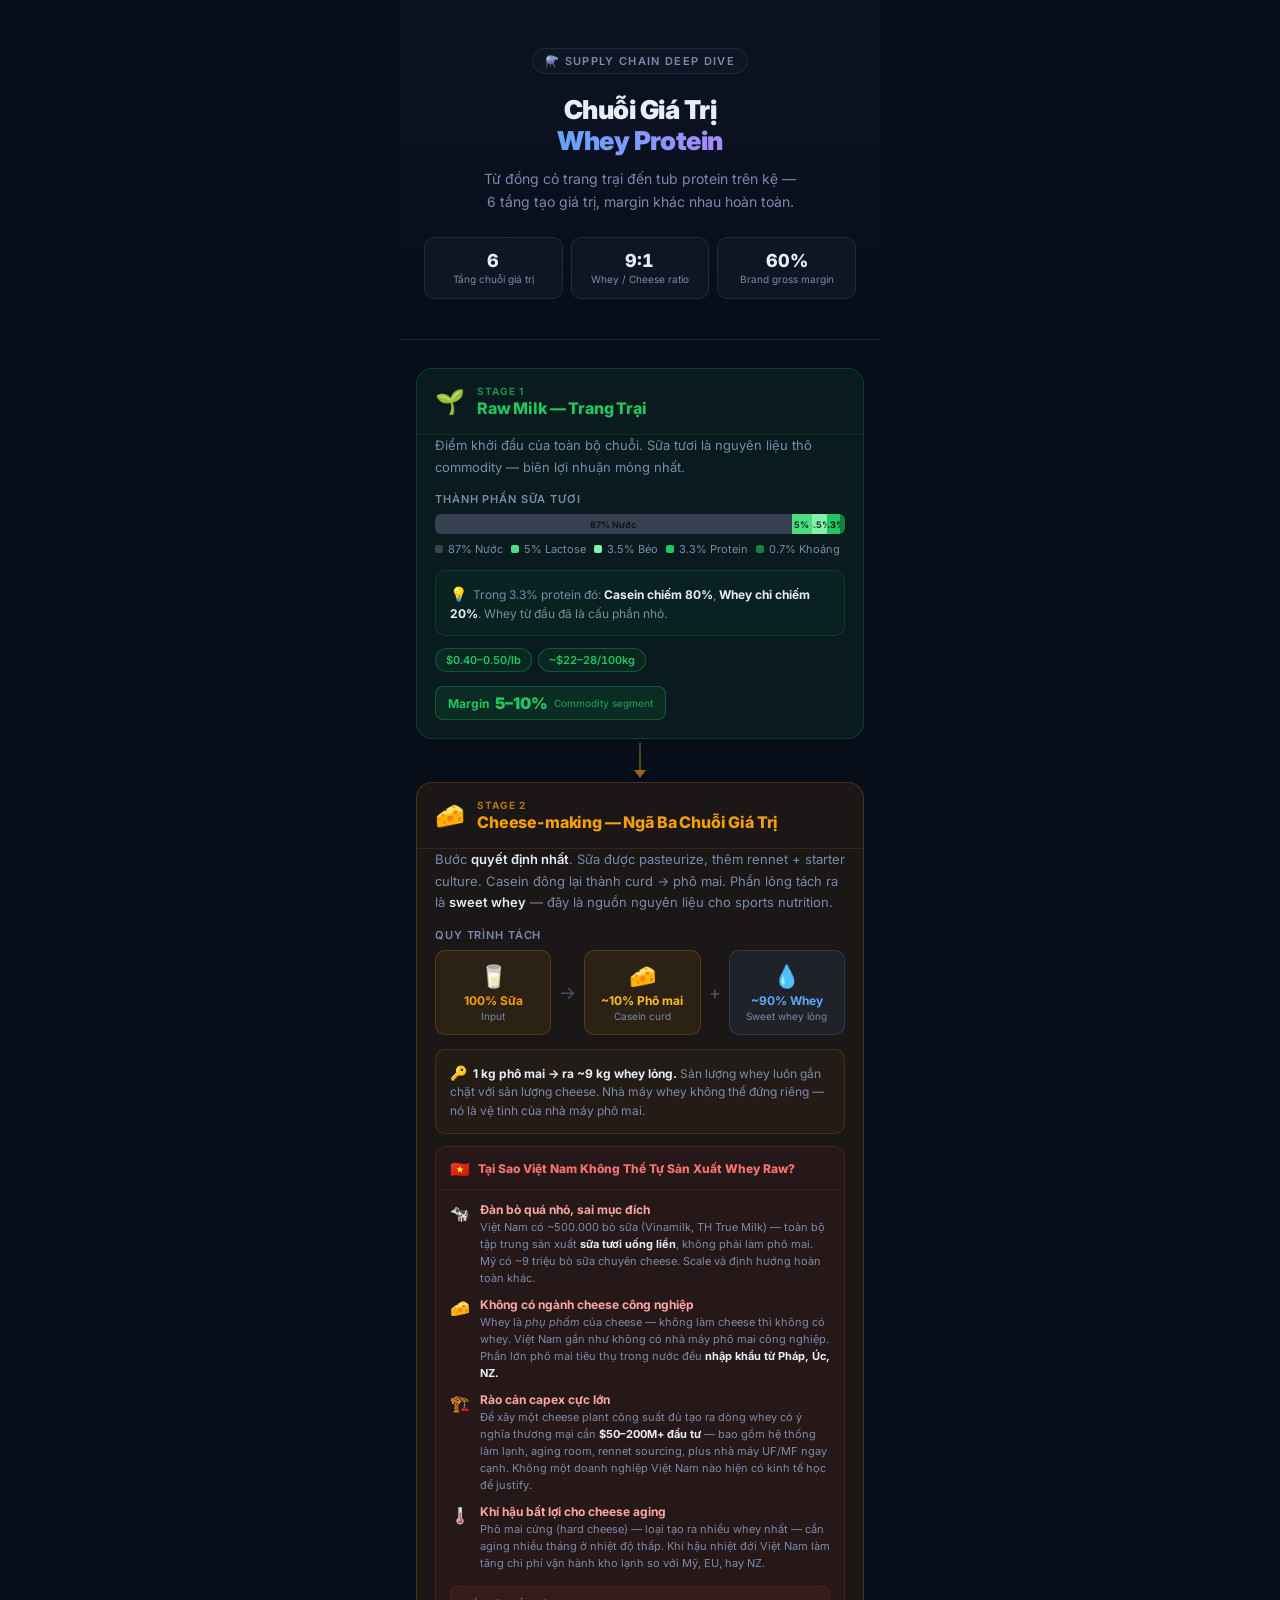
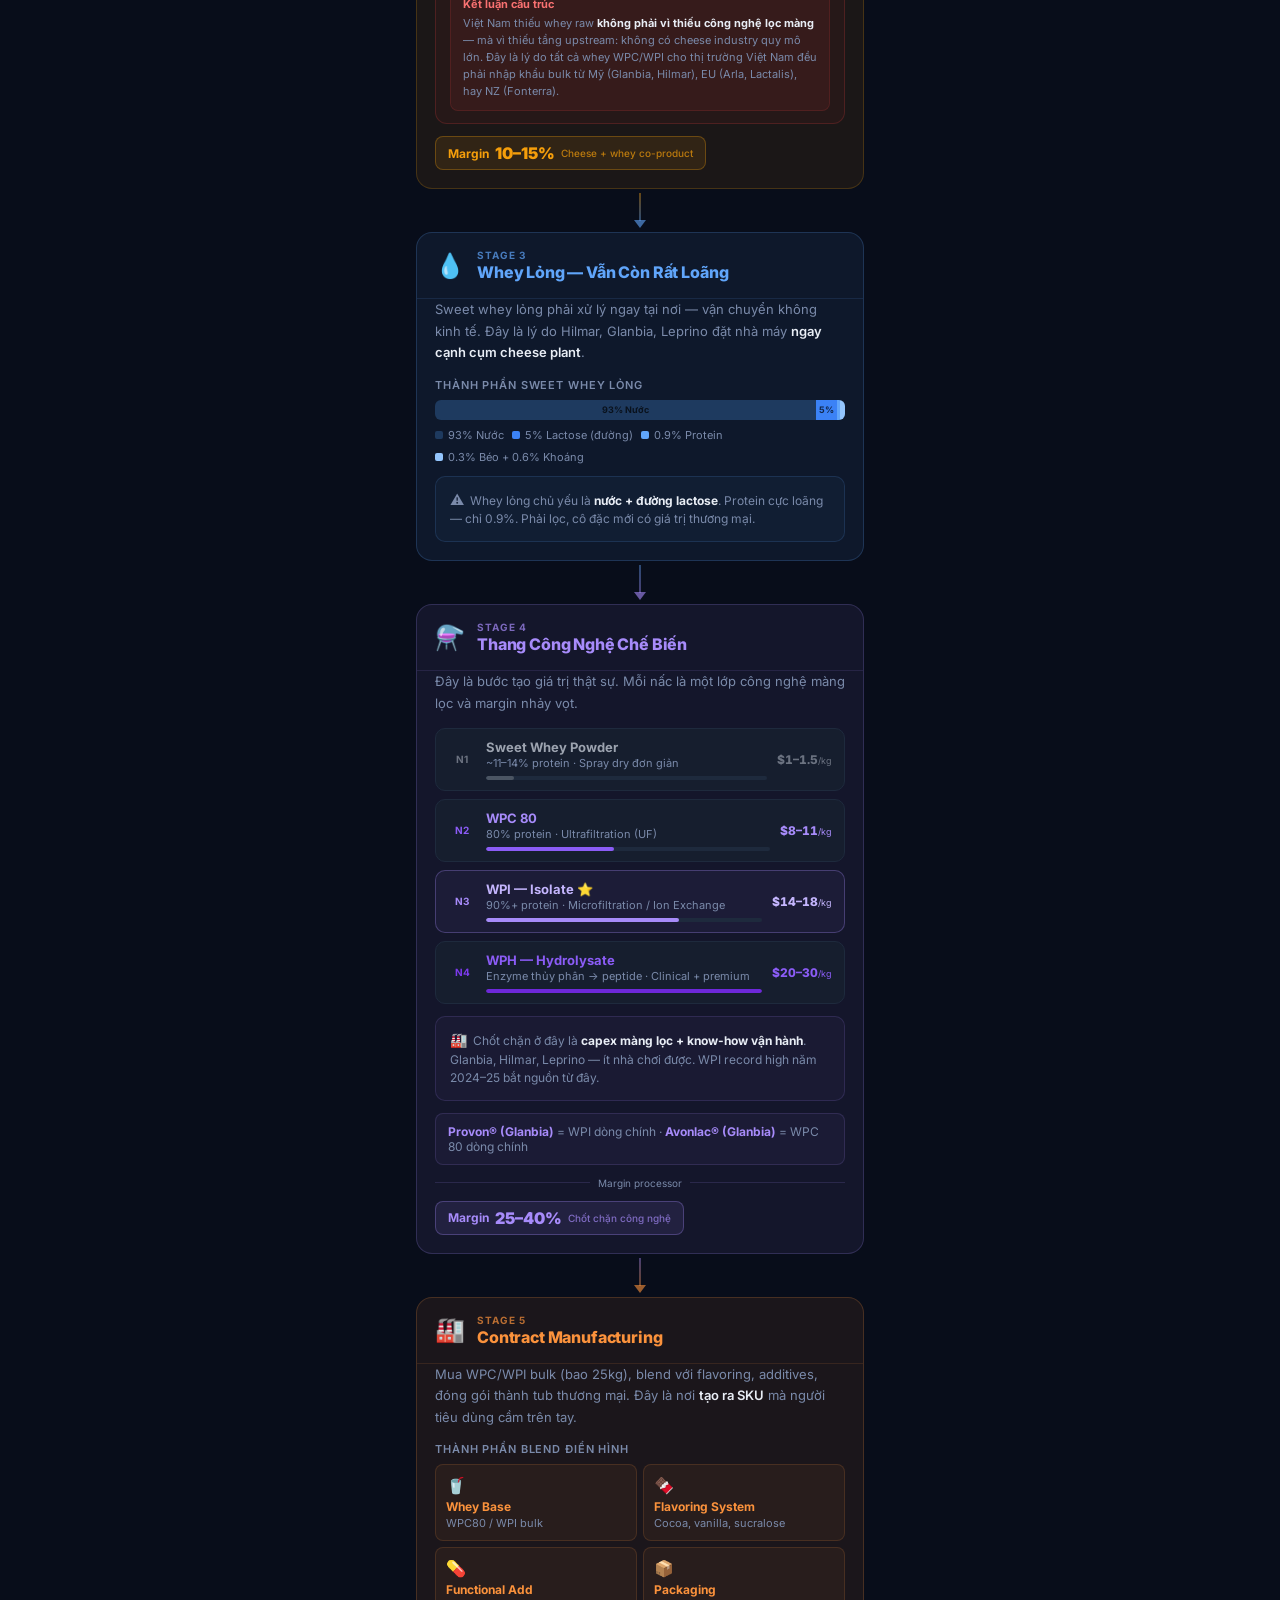
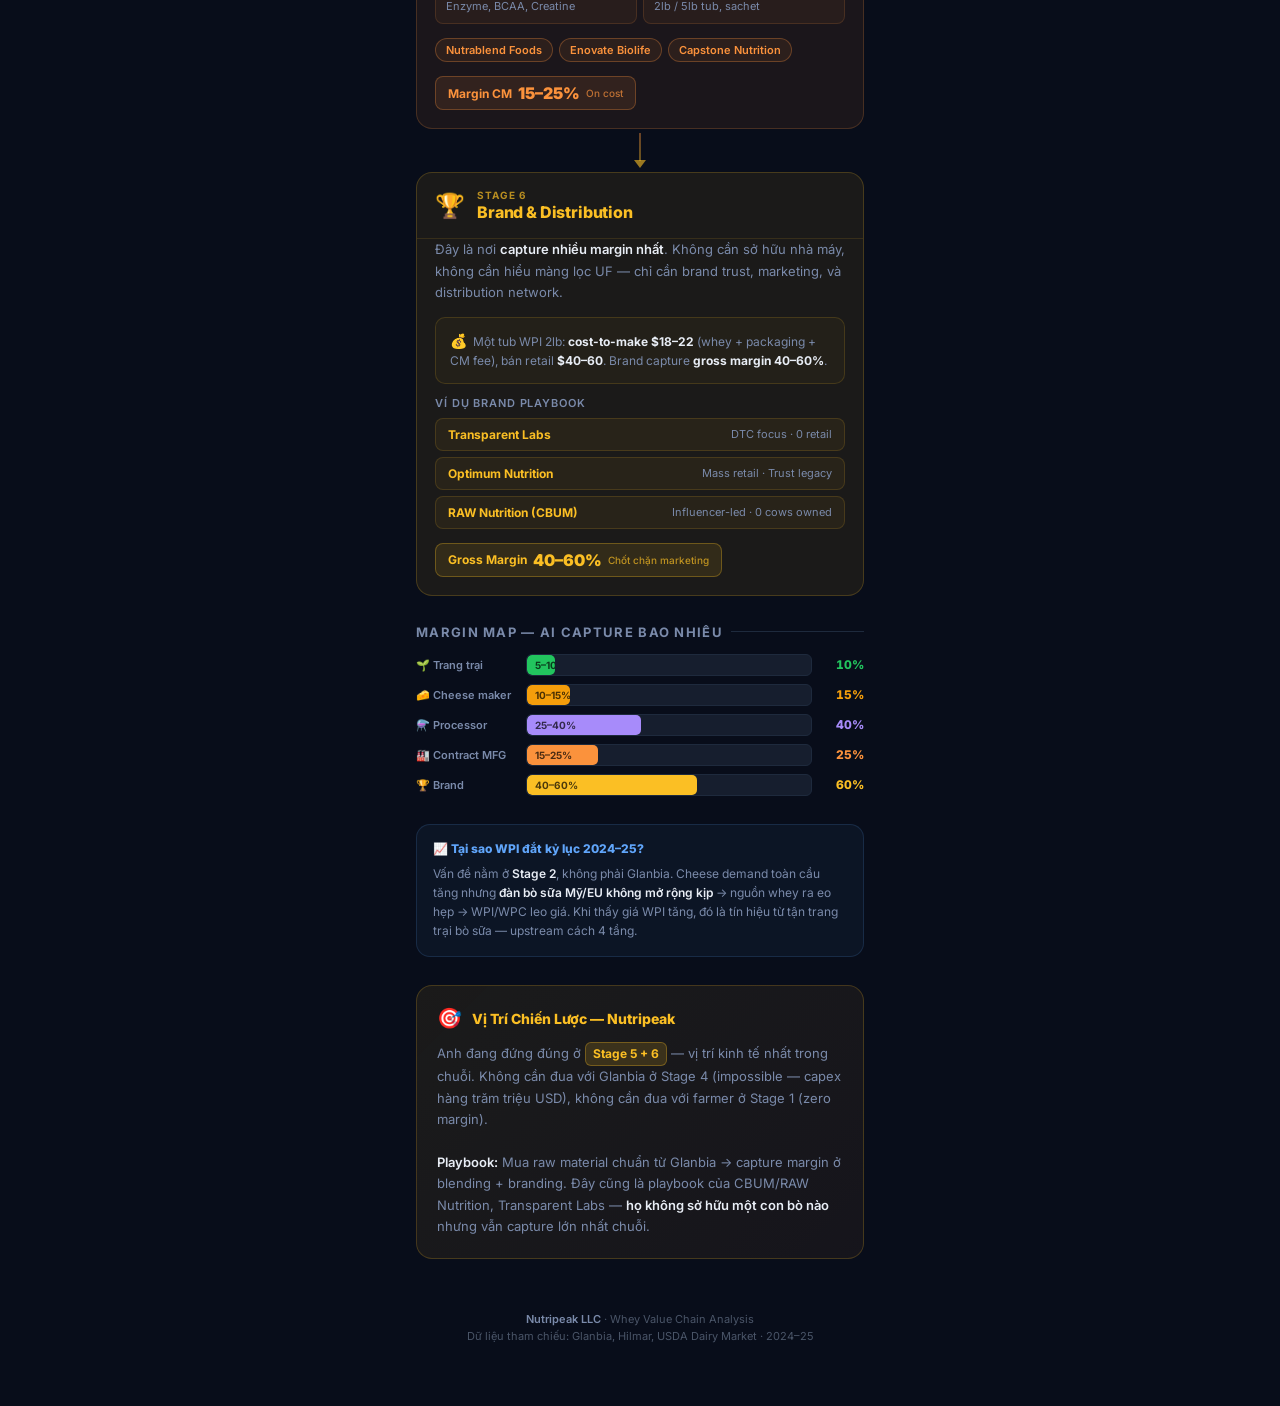
<file: whey-infographic.html>
<!DOCTYPE html>
<html lang="vi">
<head>
<meta charset="UTF-8">
<meta name="viewport" content="width=device-width, initial-scale=1.0">
<title>Chuỗi Giá Trị Whey — Từ Đồng Cỏ Đến Protein</title>
<link rel="preconnect" href="https://fonts.googleapis.com">
<link href="https://fonts.googleapis.com/css2?family=Inter:wght@400;500;600;700;800;900&display=swap" rel="stylesheet">
<style>
  :root {
    --bg: #080d1a;
    --surface: #0f1623;
    --surface2: #161e2e;
    --border: #1e2a3d;
    --text: #e8edf5;
    --muted: #7a8aaa;
    --dim: #4a5568;

    --s1: #22c55e;
    --s2: #f59e0b;
    --s3: #60a5fa;
    --s4: #a78bfa;
    --s5: #fb923c;
    --s6: #fbbf24;

    --s1-bg: rgba(34,197,94,0.08);
    --s2-bg: rgba(245,158,11,0.08);
    --s3-bg: rgba(96,165,250,0.08);
    --s4-bg: rgba(167,139,250,0.08);
    --s5-bg: rgba(251,146,60,0.08);
    --s6-bg: rgba(251,191,36,0.08);
  }

  * { box-sizing: border-box; margin: 0; padding: 0; }

  body {
    font-family: 'Inter', -apple-system, BlinkMacSystemFont, sans-serif;
    background: var(--bg);
    color: var(--text);
    min-height: 100vh;
    -webkit-font-smoothing: antialiased;
  }

  .wrap {
    max-width: 480px;
    margin: 0 auto;
    padding: 0 0 60px;
  }

  /* ── HERO ── */
  .hero {
    padding: 48px 24px 40px;
    text-align: center;
    border-bottom: 1px solid var(--border);
    background: linear-gradient(180deg, rgba(96,165,250,0.04) 0%, transparent 100%);
  }

  .hero-eyebrow {
    display: inline-flex;
    align-items: center;
    gap: 6px;
    font-size: 11px;
    font-weight: 600;
    letter-spacing: 0.12em;
    text-transform: uppercase;
    color: var(--muted);
    background: var(--surface);
    border: 1px solid var(--border);
    padding: 5px 12px;
    border-radius: 100px;
    margin-bottom: 20px;
  }

  .hero h1 {
    font-size: 26px;
    font-weight: 900;
    line-height: 1.2;
    letter-spacing: -0.02em;
    color: var(--text);
    margin-bottom: 12px;
  }

  .hero h1 span {
    background: linear-gradient(90deg, #60a5fa, #a78bfa);
    -webkit-background-clip: text;
    -webkit-text-fill-color: transparent;
    background-clip: text;
  }

  .hero-sub {
    font-size: 14px;
    color: var(--muted);
    line-height: 1.6;
    max-width: 320px;
    margin: 0 auto 24px;
  }

  .hero-stats {
    display: grid;
    grid-template-columns: 1fr 1fr 1fr;
    gap: 8px;
  }

  .hero-stat {
    background: var(--surface);
    border: 1px solid var(--border);
    border-radius: 10px;
    padding: 12px 8px;
    text-align: center;
  }

  .hero-stat-num {
    font-size: 18px;
    font-weight: 800;
    color: var(--text);
    font-family: 'Inter', monospace;
    font-feature-settings: 'tnum';
    display: block;
  }

  .hero-stat-label {
    font-size: 10px;
    color: var(--muted);
    margin-top: 2px;
    line-height: 1.3;
  }

  /* ── STAGE CARD ── */
  .stage {
    margin: 0 16px;
    border-radius: 16px;
    border: 1px solid var(--border);
    overflow: hidden;
  }

  .stage-header {
    display: flex;
    align-items: center;
    gap: 12px;
    padding: 16px 18px;
  }

  .stage-icon {
    font-size: 24px;
    line-height: 1;
    flex-shrink: 0;
  }

  .stage-label {
    font-size: 10px;
    font-weight: 700;
    letter-spacing: 0.1em;
    text-transform: uppercase;
    opacity: 0.7;
  }

  .stage-title {
    font-size: 16px;
    font-weight: 800;
    letter-spacing: -0.01em;
    margin-top: 1px;
  }

  .stage-body {
    padding: 0 18px 18px;
  }

  .stage-desc {
    font-size: 13px;
    line-height: 1.65;
    color: var(--muted);
    margin-bottom: 14px;
  }

  .stage-desc strong {
    color: var(--text);
    font-weight: 600;
  }

  /* Pills row */
  .pills {
    display: flex;
    flex-wrap: wrap;
    gap: 6px;
    margin-bottom: 14px;
  }

  .pill {
    font-size: 11px;
    font-weight: 600;
    padding: 4px 10px;
    border-radius: 100px;
    border: 1px solid;
    font-feature-settings: 'tnum';
  }

  /* Margin badge */
  .margin-badge {
    display: inline-flex;
    align-items: center;
    gap: 6px;
    font-size: 12px;
    font-weight: 700;
    padding: 6px 12px;
    border-radius: 8px;
    border: 1px solid;
  }

  .margin-badge-label {
    font-size: 10px;
    font-weight: 500;
    opacity: 0.7;
  }

  /* Composition bar */
  .comp-label {
    font-size: 11px;
    font-weight: 600;
    color: var(--muted);
    text-transform: uppercase;
    letter-spacing: 0.08em;
    margin-bottom: 8px;
  }

  .comp-bar-wrap {
    border-radius: 6px;
    overflow: hidden;
    height: 20px;
    display: flex;
    margin-bottom: 8px;
  }

  .comp-seg {
    height: 100%;
    display: flex;
    align-items: center;
    justify-content: center;
    font-size: 9px;
    font-weight: 700;
    color: rgba(0,0,0,0.7);
    overflow: hidden;
    white-space: nowrap;
  }

  .comp-legend {
    display: flex;
    flex-wrap: wrap;
    gap: 8px;
  }

  .comp-dot {
    display: inline-flex;
    align-items: center;
    gap: 5px;
    font-size: 11px;
    color: var(--muted);
  }

  .comp-dot::before {
    content: '';
    width: 8px;
    height: 8px;
    border-radius: 2px;
    background: var(--dot-color);
    flex-shrink: 0;
  }

  /* Key fact highlight */
  .key-fact {
    border-radius: 10px;
    padding: 12px 14px;
    margin-top: 12px;
    border: 1px solid;
  }

  .key-fact-icon {
    font-size: 14px;
    margin-right: 6px;
  }

  .key-fact p {
    font-size: 12px;
    line-height: 1.55;
    color: var(--muted);
  }

  .key-fact p strong {
    color: var(--text);
    font-weight: 700;
  }

  /* ── CONNECTOR ── */
  .connector {
    display: flex;
    flex-direction: column;
    align-items: center;
    padding: 4px 0;
    position: relative;
  }

  .connector-line {
    width: 2px;
    height: 28px;
    background: linear-gradient(180deg, var(--from-color), var(--to-color));
    opacity: 0.4;
  }

  .connector-arrow {
    width: 0;
    height: 0;
    border-left: 6px solid transparent;
    border-right: 6px solid transparent;
    border-top: 8px solid var(--to-color);
    opacity: 0.6;
    margin-top: -1px;
  }

  /* ── PROCESSING LADDER ── */
  .ladder {
    display: flex;
    flex-direction: column;
    gap: 8px;
  }

  .ladder-item {
    display: flex;
    align-items: center;
    gap: 10px;
    padding: 10px 12px;
    border-radius: 10px;
    background: var(--surface2);
    border: 1px solid var(--border);
  }

  .ladder-rank {
    font-size: 10px;
    font-weight: 700;
    color: var(--muted);
    width: 28px;
    text-align: center;
    flex-shrink: 0;
  }

  .ladder-name {
    font-size: 13px;
    font-weight: 700;
    flex: 1;
  }

  .ladder-pct {
    font-size: 11px;
    color: var(--muted);
    margin-top: 1px;
  }

  .ladder-price {
    font-size: 12px;
    font-weight: 800;
    font-feature-settings: 'tnum';
    white-space: nowrap;
    flex-shrink: 0;
  }

  .ladder-bar-wrap {
    width: 100%;
    height: 4px;
    background: var(--border);
    border-radius: 2px;
    margin-top: 6px;
    overflow: hidden;
  }

  .ladder-bar {
    height: 100%;
    border-radius: 2px;
    background: var(--bar-color);
  }

  /* ── MARGIN MAP ── */
  .margin-section {
    margin: 0 16px;
  }

  .section-title {
    font-size: 13px;
    font-weight: 700;
    color: var(--muted);
    text-transform: uppercase;
    letter-spacing: 0.1em;
    margin-bottom: 14px;
    display: flex;
    align-items: center;
    gap: 8px;
  }

  .section-title::after {
    content: '';
    flex: 1;
    height: 1px;
    background: var(--border);
  }

  .margin-rows {
    display: flex;
    flex-direction: column;
    gap: 8px;
  }

  .margin-row {
    display: flex;
    align-items: center;
    gap: 10px;
  }

  .margin-label {
    font-size: 11px;
    font-weight: 600;
    width: 100px;
    flex-shrink: 0;
    color: var(--muted);
  }

  .margin-bar-wrap {
    flex: 1;
    height: 22px;
    background: var(--surface2);
    border-radius: 6px;
    overflow: hidden;
    border: 1px solid var(--border);
  }

  .margin-bar-fill {
    height: 100%;
    border-radius: 5px;
    display: flex;
    align-items: center;
    padding-left: 8px;
    font-size: 10px;
    font-weight: 700;
    color: rgba(0,0,0,0.7);
    white-space: nowrap;
    overflow: hidden;
  }

  .margin-pct {
    font-size: 12px;
    font-weight: 800;
    width: 42px;
    text-align: right;
    flex-shrink: 0;
    font-feature-settings: 'tnum';
  }

  /* ── INSIGHT BOX ── */
  .insight-box {
    margin: 0 16px;
    border-radius: 16px;
    padding: 20px;
    background: linear-gradient(135deg, rgba(251,191,36,0.08), rgba(251,146,60,0.06));
    border: 1px solid rgba(251,191,36,0.2);
  }

  .insight-header {
    display: flex;
    align-items: center;
    gap: 10px;
    margin-bottom: 12px;
  }

  .insight-icon {
    font-size: 20px;
  }

  .insight-title {
    font-size: 14px;
    font-weight: 800;
    color: #fbbf24;
  }

  .insight-body {
    font-size: 13px;
    line-height: 1.65;
    color: var(--muted);
  }

  .insight-body strong {
    color: var(--text);
    font-weight: 600;
  }

  .insight-highlight {
    display: inline-block;
    background: rgba(251,191,36,0.15);
    border: 1px solid rgba(251,191,36,0.3);
    border-radius: 6px;
    padding: 1px 7px;
    color: #fbbf24;
    font-weight: 700;
    font-size: 12px;
  }

  /* ── WHY EXPENSIVE BOX ── */
  .why-box {
    margin: 0 16px;
    border-radius: 14px;
    padding: 16px;
    background: rgba(96,165,250,0.05);
    border: 1px solid rgba(96,165,250,0.15);
  }

  .why-box-title {
    font-size: 12px;
    font-weight: 800;
    color: #60a5fa;
    margin-bottom: 8px;
    display: flex;
    align-items: center;
    gap: 6px;
  }

  .why-box p {
    font-size: 12px;
    line-height: 1.6;
    color: var(--muted);
  }

  .why-box p strong {
    color: var(--text);
    font-weight: 600;
  }

  /* ── SPACER ── */
  .gap-sm { height: 12px; }
  .gap-md { height: 20px; }
  .gap-lg { height: 28px; }

  /* ── STAGE COLORS ── */
  .s1 { border-color: rgba(34,197,94,0.2); background: var(--s1-bg); }
  .s1 .stage-header { border-bottom: 1px solid rgba(34,197,94,0.12); }
  .s1 .stage-label { color: var(--s1); }
  .s1 .stage-title { color: var(--s1); }
  .s1 .pill { color: var(--s1); border-color: rgba(34,197,94,0.3); background: rgba(34,197,94,0.08); }
  .s1 .margin-badge { color: var(--s1); border-color: rgba(34,197,94,0.3); background: rgba(34,197,94,0.1); }
  .s1 .key-fact { border-color: rgba(34,197,94,0.15); background: rgba(34,197,94,0.04); }

  .s2 { border-color: rgba(245,158,11,0.2); background: var(--s2-bg); }
  .s2 .stage-header { border-bottom: 1px solid rgba(245,158,11,0.12); }
  .s2 .stage-label { color: var(--s2); }
  .s2 .stage-title { color: var(--s2); }
  .s2 .pill { color: var(--s2); border-color: rgba(245,158,11,0.3); background: rgba(245,158,11,0.08); }
  .s2 .margin-badge { color: var(--s2); border-color: rgba(245,158,11,0.3); background: rgba(245,158,11,0.1); }
  .s2 .key-fact { border-color: rgba(245,158,11,0.15); background: rgba(245,158,11,0.04); }

  .s3 { border-color: rgba(96,165,250,0.2); background: var(--s3-bg); }
  .s3 .stage-header { border-bottom: 1px solid rgba(96,165,250,0.12); }
  .s3 .stage-label { color: var(--s3); }
  .s3 .stage-title { color: var(--s3); }
  .s3 .pill { color: var(--s3); border-color: rgba(96,165,250,0.3); background: rgba(96,165,250,0.08); }
  .s3 .margin-badge { color: var(--s3); border-color: rgba(96,165,250,0.3); background: rgba(96,165,250,0.1); }
  .s3 .key-fact { border-color: rgba(96,165,250,0.15); background: rgba(96,165,250,0.04); }

  .s4 { border-color: rgba(167,139,250,0.2); background: var(--s4-bg); }
  .s4 .stage-header { border-bottom: 1px solid rgba(167,139,250,0.12); }
  .s4 .stage-label { color: var(--s4); }
  .s4 .stage-title { color: var(--s4); }
  .s4 .key-fact { border-color: rgba(167,139,250,0.15); background: rgba(167,139,250,0.04); }

  .s5 { border-color: rgba(251,146,60,0.2); background: var(--s5-bg); }
  .s5 .stage-header { border-bottom: 1px solid rgba(251,146,60,0.12); }
  .s5 .stage-label { color: var(--s5); }
  .s5 .stage-title { color: var(--s5); }
  .s5 .pill { color: var(--s5); border-color: rgba(251,146,60,0.3); background: rgba(251,146,60,0.08); }
  .s5 .margin-badge { color: var(--s5); border-color: rgba(251,146,60,0.3); background: rgba(251,146,60,0.1); }
  .s5 .key-fact { border-color: rgba(251,146,60,0.15); background: rgba(251,146,60,0.04); }

  .s6 { border-color: rgba(251,191,36,0.2); background: var(--s6-bg); }
  .s6 .stage-header { border-bottom: 1px solid rgba(251,191,36,0.12); }
  .s6 .stage-label { color: var(--s6); }
  .s6 .stage-title { color: var(--s6); }
  .s6 .pill { color: var(--s6); border-color: rgba(251,191,36,0.3); background: rgba(251,191,36,0.08); }
  .s6 .margin-badge { color: var(--s6); border-color: rgba(251,191,36,0.3); background: rgba(251,191,36,0.1); }
  .s6 .key-fact { border-color: rgba(251,191,36,0.15); background: rgba(251,191,36,0.04); }

  /* ── FOOTER ── */
  .footer {
    text-align: center;
    padding: 24px 24px 0;
    font-size: 11px;
    color: var(--dim);
    line-height: 1.6;
  }

  .footer strong {
    color: var(--muted);
    font-weight: 600;
  }
</style>
</head>
<body>
<div class="wrap">

  <!-- HERO -->
  <div class="hero">
    <div class="hero-eyebrow">⚗️ Supply Chain Deep Dive</div>
    <h1>Chuỗi Giá Trị<br><span>Whey Protein</span></h1>
    <p class="hero-sub">Từ đồng cỏ trang trại đến tub protein trên kệ — 6 tầng tạo giá trị, margin khác nhau hoàn toàn.</p>
    <div class="hero-stats">
      <div class="hero-stat">
        <span class="hero-stat-num">6</span>
        <div class="hero-stat-label">Tầng chuỗi giá trị</div>
      </div>
      <div class="hero-stat">
        <span class="hero-stat-num">9:1</span>
        <div class="hero-stat-label">Whey / Cheese ratio</div>
      </div>
      <div class="hero-stat">
        <span class="hero-stat-num">60%</span>
        <div class="hero-stat-label">Brand gross margin</div>
      </div>
    </div>
  </div>

  <div class="gap-lg"></div>

  <!-- STAGE 1 -->
  <div class="stage s1">
    <div class="stage-header">
      <div class="stage-icon">🌱</div>
      <div>
        <div class="stage-label">Stage 1</div>
        <div class="stage-title">Raw Milk — Trang Trại</div>
      </div>
    </div>
    <div class="stage-body">
      <p class="stage-desc">
        Điểm khởi đầu của toàn bộ chuỗi. Sữa tươi là nguyên liệu thô commodity — biên lợi nhuận mỏng nhất.
      </p>

      <div class="comp-label">Thành phần sữa tươi</div>
      <div class="comp-bar-wrap">
        <div class="comp-seg" style="width:87%;background:#374151;">87% Nước</div>
        <div class="comp-seg" style="width:5%;background:#4ade80;color:rgba(0,0,0,0.8);">5%</div>
        <div class="comp-seg" style="width:3.5%;background:#86efac;color:rgba(0,0,0,0.8);">3.5%</div>
        <div class="comp-seg" style="width:3.3%;background:#22c55e;color:rgba(0,0,0,0.9);">3.3%</div>
        <div class="comp-seg" style="width:1.2%;background:#15803d;"></div>
      </div>
      <div class="comp-legend">
        <span class="comp-dot" style="--dot-color:#374151;">87% Nước</span>
        <span class="comp-dot" style="--dot-color:#4ade80;">5% Lactose</span>
        <span class="comp-dot" style="--dot-color:#86efac;">3.5% Béo</span>
        <span class="comp-dot" style="--dot-color:#22c55e;">3.3% Protein</span>
        <span class="comp-dot" style="--dot-color:#15803d;">0.7% Khoáng</span>
      </div>

      <div class="key-fact" style="margin-top:14px;">
        <p><span class="key-fact-icon">💡</span>Trong 3.3% protein đó: <strong>Casein chiếm 80%</strong>, <strong>Whey chỉ chiếm 20%</strong>. Whey từ đầu đã là cấu phần nhỏ.</p>
      </div>

      <div class="gap-sm"></div>
      <div class="pills">
        <span class="pill">$0.40–0.50/lb</span>
        <span class="pill">~$22–28/100kg</span>
      </div>
      <div class="margin-badge">
        <span>Margin</span>
        <span style="font-size:16px;font-weight:900;">5–10%</span>
        <span class="margin-badge-label">Commodity segment</span>
      </div>
    </div>
  </div>

  <div class="connector">
    <div class="connector-line" style="--from-color:#22c55e;--to-color:#f59e0b;"></div>
    <div class="connector-arrow" style="--to-color:#f59e0b;"></div>
  </div>

  <!-- STAGE 2 -->
  <div class="stage s2">
    <div class="stage-header">
      <div class="stage-icon">🧀</div>
      <div>
        <div class="stage-label">Stage 2</div>
        <div class="stage-title">Cheese-making — Ngã Ba Chuỗi Giá Trị</div>
      </div>
    </div>
    <div class="stage-body">
      <p class="stage-desc">
        Bước <strong>quyết định nhất</strong>. Sữa được pasteurize, thêm rennet + starter culture. Casein đông lại thành curd → phô mai. Phần lỏng tách ra là <strong>sweet whey</strong> — đây là nguồn nguyên liệu cho sports nutrition.
      </p>

      <div class="comp-label">Quy trình tách</div>
      <div style="display:flex;gap:8px;margin-bottom:14px;">
        <div style="flex:1;background:rgba(245,158,11,0.08);border:1px solid rgba(245,158,11,0.2);border-radius:10px;padding:12px;text-align:center;">
          <div style="font-size:22px;margin-bottom:4px;">🥛</div>
          <div style="font-size:12px;font-weight:700;color:#f59e0b;">100% Sữa</div>
          <div style="font-size:10px;color:var(--muted);margin-top:2px;">Input</div>
        </div>
        <div style="display:flex;align-items:center;color:var(--dim);font-size:18px;">→</div>
        <div style="flex:1;background:rgba(245,158,11,0.08);border:1px solid rgba(245,158,11,0.2);border-radius:10px;padding:12px;text-align:center;">
          <div style="font-size:22px;margin-bottom:4px;">🧀</div>
          <div style="font-size:12px;font-weight:700;color:#fbbf24;">~10% Phô mai</div>
          <div style="font-size:10px;color:var(--muted);margin-top:2px;">Casein curd</div>
        </div>
        <div style="display:flex;align-items:center;color:var(--dim);font-size:18px;">+</div>
        <div style="flex:1;background:rgba(96,165,250,0.08);border:1px solid rgba(96,165,250,0.2);border-radius:10px;padding:12px;text-align:center;">
          <div style="font-size:22px;margin-bottom:4px;">💧</div>
          <div style="font-size:12px;font-weight:700;color:#60a5fa;">~90% Whey</div>
          <div style="font-size:10px;color:var(--muted);margin-top:2px;">Sweet whey lỏng</div>
        </div>
      </div>

      <div class="key-fact">
        <p><span class="key-fact-icon">🔑</span><strong>1 kg phô mai → ra ~9 kg whey lỏng.</strong> Sản lượng whey luôn gắn chặt với sản lượng cheese. Nhà máy whey không thể đứng riêng — nó là vệ tinh của nhà máy phô mai.</p>
      </div>

      <div class="gap-sm"></div>

      <!-- VN BLOCK -->
      <div style="border-radius:12px;border:1px solid rgba(239,68,68,0.2);background:rgba(239,68,68,0.05);overflow:hidden;">
        <div style="display:flex;align-items:center;gap:8px;padding:12px 14px 10px;border-bottom:1px solid rgba(239,68,68,0.12);">
          <span style="font-size:16px;">🇻🇳</span>
          <span style="font-size:12px;font-weight:800;color:#f87171;">Tại Sao Việt Nam Không Thể Tự Sản Xuất Whey Raw?</span>
        </div>
        <div style="padding:12px 14px;display:flex;flex-direction:column;gap:10px;">

          <div style="display:flex;gap:10px;align-items:flex-start;">
            <span style="font-size:16px;flex-shrink:0;margin-top:1px;">🐄</span>
            <div>
              <div style="font-size:12px;font-weight:700;color:#fca5a5;margin-bottom:2px;">Đàn bò quá nhỏ, sai mục đích</div>
              <div style="font-size:11px;color:var(--muted);line-height:1.55;">Việt Nam có ~500.000 bò sữa (Vinamilk, TH True Milk) — toàn bộ tập trung sản xuất <strong style="color:var(--text);">sữa tươi uống liền</strong>, không phải làm phô mai. Mỹ có ~9 triệu bò sữa chuyên cheese. Scale và định hướng hoàn toàn khác.</div>
            </div>
          </div>

          <div style="display:flex;gap:10px;align-items:flex-start;">
            <span style="font-size:16px;flex-shrink:0;margin-top:1px;">🧀</span>
            <div>
              <div style="font-size:12px;font-weight:700;color:#fca5a5;margin-bottom:2px;">Không có ngành cheese công nghiệp</div>
              <div style="font-size:11px;color:var(--muted);line-height:1.55;">Whey là <em>phụ phẩm</em> của cheese — không làm cheese thì không có whey. Việt Nam gần như không có nhà máy phô mai công nghiệp. Phần lớn phô mai tiêu thụ trong nước đều <strong style="color:var(--text);">nhập khẩu từ Pháp, Úc, NZ.</strong></div>
            </div>
          </div>

          <div style="display:flex;gap:10px;align-items:flex-start;">
            <span style="font-size:16px;flex-shrink:0;margin-top:1px;">🏗️</span>
            <div>
              <div style="font-size:12px;font-weight:700;color:#fca5a5;margin-bottom:2px;">Rào cản capex cực lớn</div>
              <div style="font-size:11px;color:var(--muted);line-height:1.55;">Để xây một cheese plant công suất đủ tạo ra dòng whey có ý nghĩa thương mại cần <strong style="color:var(--text);">$50–200M+ đầu tư</strong> — bao gồm hệ thống làm lạnh, aging room, rennet sourcing, plus nhà máy UF/MF ngay cạnh. Không một doanh nghiệp Việt Nam nào hiện có kinh tế học để justify.</div>
            </div>
          </div>

          <div style="display:flex;gap:10px;align-items:flex-start;">
            <span style="font-size:16px;flex-shrink:0;margin-top:1px;">🌡️</span>
            <div>
              <div style="font-size:12px;font-weight:700;color:#fca5a5;margin-bottom:2px;">Khí hậu bất lợi cho cheese aging</div>
              <div style="font-size:11px;color:var(--muted);line-height:1.55;">Phô mai cứng (hard cheese) — loại tạo ra nhiều whey nhất — cần aging nhiều tháng ở nhiệt độ thấp. Khí hậu nhiệt đới Việt Nam làm tăng chi phí vận hành kho lạnh so với Mỹ, EU, hay NZ.</div>
            </div>
          </div>

          <div style="margin-top:4px;padding:10px 12px;background:rgba(239,68,68,0.08);border-radius:8px;border:1px solid rgba(239,68,68,0.15);">
            <div style="font-size:11px;font-weight:700;color:#f87171;margin-bottom:4px;">Kết luận cấu trúc</div>
            <div style="font-size:11px;color:var(--muted);line-height:1.55;">Việt Nam thiếu whey raw <strong style="color:var(--text);">không phải vì thiếu công nghệ lọc màng</strong> — mà vì thiếu tầng upstream: không có cheese industry quy mô lớn. Đây là lý do tất cả whey WPC/WPI cho thị trường Việt Nam đều phải nhập khẩu bulk từ Mỹ (Glanbia, Hilmar), EU (Arla, Lactalis), hay NZ (Fonterra).</div>
          </div>

        </div>
      </div>

      <div class="gap-sm"></div>
      <div class="margin-badge">
        <span>Margin</span>
        <span style="font-size:16px;font-weight:900;">10–15%</span>
        <span class="margin-badge-label">Cheese + whey co-product</span>
      </div>
    </div>
  </div>

  <div class="connector">
    <div class="connector-line" style="--from-color:#f59e0b;--to-color:#60a5fa;"></div>
    <div class="connector-arrow" style="--to-color:#60a5fa;"></div>
  </div>

  <!-- STAGE 3 -->
  <div class="stage s3">
    <div class="stage-header">
      <div class="stage-icon">💧</div>
      <div>
        <div class="stage-label">Stage 3</div>
        <div class="stage-title">Whey Lỏng — Vẫn Còn Rất Loãng</div>
      </div>
    </div>
    <div class="stage-body">
      <p class="stage-desc">
        Sweet whey lỏng phải xử lý ngay tại nơi — vận chuyển không kinh tế. Đây là lý do Hilmar, Glanbia, Leprino đặt nhà máy <strong>ngay cạnh cụm cheese plant</strong>.
      </p>

      <div class="comp-label">Thành phần sweet whey lỏng</div>
      <div class="comp-bar-wrap">
        <div class="comp-seg" style="width:93%;background:#1e3a5f;">93% Nước</div>
        <div class="comp-seg" style="width:5%;background:#3b82f6;">5%</div>
        <div class="comp-seg" style="width:0.9%;background:#60a5fa;"></div>
        <div class="comp-seg" style="width:1.1%;background:#93c5fd;"></div>
      </div>
      <div class="comp-legend">
        <span class="comp-dot" style="--dot-color:#1e3a5f;">93% Nước</span>
        <span class="comp-dot" style="--dot-color:#3b82f6;">5% Lactose (đường)</span>
        <span class="comp-dot" style="--dot-color:#60a5fa;">0.9% Protein</span>
        <span class="comp-dot" style="--dot-color:#93c5fd;">0.3% Béo + 0.6% Khoáng</span>
      </div>

      <div class="key-fact">
        <p><span class="key-fact-icon">⚠️</span>Whey lỏng chủ yếu là <strong>nước + đường lactose</strong>. Protein cực loãng — chỉ 0.9%. Phải lọc, cô đặc mới có giá trị thương mại.</p>
      </div>
    </div>
  </div>

  <div class="connector">
    <div class="connector-line" style="--from-color:#60a5fa;--to-color:#a78bfa;"></div>
    <div class="connector-arrow" style="--to-color:#a78bfa;"></div>
  </div>

  <!-- STAGE 4 -->
  <div class="stage s4">
    <div class="stage-header">
      <div class="stage-icon">⚗️</div>
      <div>
        <div class="stage-label">Stage 4</div>
        <div class="stage-title">Thang Công Nghệ Chế Biến</div>
      </div>
    </div>
    <div class="stage-body">
      <p class="stage-desc">
        Đây là bước tạo giá trị thật sự. Mỗi nấc là một lớp công nghệ màng lọc và margin nhảy vọt.
      </p>

      <div class="ladder">

        <div class="ladder-item">
          <div class="ladder-rank" style="color:#6b7280;">N1</div>
          <div style="flex:1;">
            <div class="ladder-name" style="color:#9ca3af;">Sweet Whey Powder</div>
            <div class="ladder-pct">~11–14% protein · Spray dry đơn giản</div>
            <div class="ladder-bar-wrap">
              <div class="ladder-bar" style="width:10%;--bar-color:#4b5563;"></div>
            </div>
          </div>
          <div class="ladder-price" style="color:#6b7280;">$1–1.5<span style="font-size:9px;font-weight:400;">/kg</span></div>
        </div>

        <div class="ladder-item">
          <div class="ladder-rank" style="color:#8b5cf6;">N2</div>
          <div style="flex:1;">
            <div class="ladder-name" style="color:#a78bfa;">WPC 80</div>
            <div class="ladder-pct">80% protein · Ultrafiltration (UF)</div>
            <div class="ladder-bar-wrap">
              <div class="ladder-bar" style="width:45%;--bar-color:#8b5cf6;"></div>
            </div>
          </div>
          <div class="ladder-price" style="color:#a78bfa;">$8–11<span style="font-size:9px;font-weight:400;">/kg</span></div>
        </div>

        <div class="ladder-item" style="border-color:rgba(167,139,250,0.3);background:rgba(167,139,250,0.06);">
          <div class="ladder-rank" style="color:#a78bfa;">N3</div>
          <div style="flex:1;">
            <div class="ladder-name" style="color:#c4b5fd;">WPI — Isolate ⭐</div>
            <div class="ladder-pct">90%+ protein · Microfiltration / Ion Exchange</div>
            <div class="ladder-bar-wrap">
              <div class="ladder-bar" style="width:70%;--bar-color:#a78bfa;"></div>
            </div>
          </div>
          <div class="ladder-price" style="color:#c4b5fd;">$14–18<span style="font-size:9px;font-weight:400;">/kg</span></div>
        </div>

        <div class="ladder-item">
          <div class="ladder-rank" style="color:#7c3aed;">N4</div>
          <div style="flex:1;">
            <div class="ladder-name" style="color:#8b5cf6;">WPH — Hydrolysate</div>
            <div class="ladder-pct">Enzyme thủy phân → peptide · Clinical + premium</div>
            <div class="ladder-bar-wrap">
              <div class="ladder-bar" style="width:100%;--bar-color:#6d28d9;"></div>
            </div>
          </div>
          <div class="ladder-price" style="color:#8b5cf6;">$20–30<span style="font-size:9px;font-weight:400;">/kg</span></div>
        </div>

      </div>

      <div class="key-fact">
        <p><span class="key-fact-icon">🏭</span>Chốt chặn ở đây là <strong>capex màng lọc + know-how vận hành</strong>. Glanbia, Hilmar, Leprino — ít nhà chơi được. WPI record high năm 2024–25 bắt nguồn từ đây.</p>
      </div>

      <div class="gap-sm"></div>
      <div style="font-size:12px;color:var(--muted);padding:10px 12px;background:rgba(167,139,250,0.05);border:1px solid rgba(167,139,250,0.15);border-radius:8px;">
        <strong style="color:#a78bfa;">Provon® (Glanbia)</strong> = WPI dòng chính · <strong style="color:#a78bfa;">Avonlac® (Glanbia)</strong> = WPC 80 dòng chính
      </div>

      <div class="gap-sm"></div>
      <div style="display:flex;align-items:center;gap:8px;">
        <div style="flex:1;height:1px;background:rgba(167,139,250,0.15);"></div>
        <div style="font-size:10px;color:var(--muted);">Margin processor</div>
        <div style="flex:1;height:1px;background:rgba(167,139,250,0.15);"></div>
      </div>
      <div class="gap-sm"></div>
      <div class="margin-badge" style="color:#a78bfa;border-color:rgba(167,139,250,0.3);background:rgba(167,139,250,0.1);">
        <span>Margin</span>
        <span style="font-size:16px;font-weight:900;">25–40%</span>
        <span class="margin-badge-label">Chốt chặn công nghệ</span>
      </div>
    </div>
  </div>

  <div class="connector">
    <div class="connector-line" style="--from-color:#a78bfa;--to-color:#fb923c;"></div>
    <div class="connector-arrow" style="--to-color:#fb923c;"></div>
  </div>

  <!-- STAGE 5 -->
  <div class="stage s5">
    <div class="stage-header">
      <div class="stage-icon">🏭</div>
      <div>
        <div class="stage-label">Stage 5</div>
        <div class="stage-title">Contract Manufacturing</div>
      </div>
    </div>
    <div class="stage-body">
      <p class="stage-desc">
        Mua WPC/WPI bulk (bao 25kg), blend với flavoring, additives, đóng gói thành tub thương mại. Đây là nơi <strong>tạo ra SKU</strong> mà người tiêu dùng cầm trên tay.
      </p>

      <div class="comp-label">Thành phần blend điển hình</div>
      <div style="display:grid;grid-template-columns:1fr 1fr;gap:6px;margin-bottom:14px;">
        <div style="background:rgba(251,146,60,0.06);border:1px solid rgba(251,146,60,0.15);border-radius:8px;padding:10px;">
          <div style="font-size:16px;margin-bottom:4px;">🥤</div>
          <div style="font-size:12px;font-weight:700;color:#fb923c;">Whey Base</div>
          <div style="font-size:11px;color:var(--muted);margin-top:2px;">WPC80 / WPI bulk</div>
        </div>
        <div style="background:rgba(251,146,60,0.06);border:1px solid rgba(251,146,60,0.15);border-radius:8px;padding:10px;">
          <div style="font-size:16px;margin-bottom:4px;">🍫</div>
          <div style="font-size:12px;font-weight:700;color:#fb923c;">Flavoring System</div>
          <div style="font-size:11px;color:var(--muted);margin-top:2px;">Cocoa, vanilla, sucralose</div>
        </div>
        <div style="background:rgba(251,146,60,0.06);border:1px solid rgba(251,146,60,0.15);border-radius:8px;padding:10px;">
          <div style="font-size:16px;margin-bottom:4px;">💊</div>
          <div style="font-size:12px;font-weight:700;color:#fb923c;">Functional Add</div>
          <div style="font-size:11px;color:var(--muted);margin-top:2px;">Enzyme, BCAA, Creatine</div>
        </div>
        <div style="background:rgba(251,146,60,0.06);border:1px solid rgba(251,146,60,0.15);border-radius:8px;padding:10px;">
          <div style="font-size:16px;margin-bottom:4px;">📦</div>
          <div style="font-size:12px;font-weight:700;color:#fb923c;">Packaging</div>
          <div style="font-size:11px;color:var(--muted);margin-top:2px;">2lb / 5lb tub, sachet</div>
        </div>
      </div>

      <div class="pills">
        <span class="pill">Nutrablend Foods</span>
        <span class="pill">Enovate Biolife</span>
        <span class="pill">Capstone Nutrition</span>
      </div>

      <div class="margin-badge">
        <span>Margin CM</span>
        <span style="font-size:16px;font-weight:900;">15–25%</span>
        <span class="margin-badge-label">On cost</span>
      </div>
    </div>
  </div>

  <div class="connector">
    <div class="connector-line" style="--from-color:#fb923c;--to-color:#fbbf24;"></div>
    <div class="connector-arrow" style="--to-color:#fbbf24;"></div>
  </div>

  <!-- STAGE 6 -->
  <div class="stage s6">
    <div class="stage-header">
      <div class="stage-icon">🏆</div>
      <div>
        <div class="stage-label">Stage 6</div>
        <div class="stage-title">Brand & Distribution</div>
      </div>
    </div>
    <div class="stage-body">
      <p class="stage-desc">
        Đây là nơi <strong>capture nhiều margin nhất</strong>. Không cần sở hữu nhà máy, không cần hiểu màng lọc UF — chỉ cần brand trust, marketing, và distribution network.
      </p>

      <div class="key-fact">
        <p><span class="key-fact-icon">💰</span>Một tub WPI 2lb: <strong>cost-to-make $18–22</strong> (whey + packaging + CM fee), bán retail <strong>$40–60</strong>. Brand capture <strong>gross margin 40–60%</strong>.</p>
      </div>

      <div class="gap-sm"></div>
      <div class="comp-label">Ví dụ brand playbook</div>
      <div style="display:flex;flex-direction:column;gap:6px;margin-bottom:14px;">
        <div style="display:flex;align-items:center;justify-content:space-between;padding:8px 12px;background:rgba(251,191,36,0.06);border:1px solid rgba(251,191,36,0.15);border-radius:8px;">
          <span style="font-size:12px;font-weight:700;color:#fbbf24;">Transparent Labs</span>
          <span style="font-size:11px;color:var(--muted);">DTC focus · 0 retail</span>
        </div>
        <div style="display:flex;align-items:center;justify-content:space-between;padding:8px 12px;background:rgba(251,191,36,0.06);border:1px solid rgba(251,191,36,0.15);border-radius:8px;">
          <span style="font-size:12px;font-weight:700;color:#fbbf24;">Optimum Nutrition</span>
          <span style="font-size:11px;color:var(--muted);">Mass retail · Trust legacy</span>
        </div>
        <div style="display:flex;align-items:center;justify-content:space-between;padding:8px 12px;background:rgba(251,191,36,0.06);border:1px solid rgba(251,191,36,0.15);border-radius:8px;">
          <span style="font-size:12px;font-weight:700;color:#fbbf24;">RAW Nutrition (CBUM)</span>
          <span style="font-size:11px;color:var(--muted);">Influencer-led · 0 cows owned</span>
        </div>
      </div>

      <div class="margin-badge">
        <span>Gross Margin</span>
        <span style="font-size:16px;font-weight:900;">40–60%</span>
        <span class="margin-badge-label">Chốt chặn marketing</span>
      </div>
    </div>
  </div>

  <div class="gap-lg"></div>

  <!-- MARGIN MAP -->
  <div class="margin-section">
    <div class="section-title">Margin Map — Ai Capture Bao Nhiêu</div>
    <div class="margin-rows">

      <div class="margin-row">
        <div class="margin-label">🌱 Trang trại</div>
        <div class="margin-bar-wrap">
          <div class="margin-bar-fill" style="width:10%;background:#22c55e;">5–10%</div>
        </div>
        <div class="margin-pct" style="color:#22c55e;">10%</div>
      </div>

      <div class="margin-row">
        <div class="margin-label">🧀 Cheese maker</div>
        <div class="margin-bar-wrap">
          <div class="margin-bar-fill" style="width:15%;background:#f59e0b;">10–15%</div>
        </div>
        <div class="margin-pct" style="color:#f59e0b;">15%</div>
      </div>

      <div class="margin-row">
        <div class="margin-label">⚗️ Processor</div>
        <div class="margin-bar-wrap">
          <div class="margin-bar-fill" style="width:40%;background:#a78bfa;">25–40%</div>
        </div>
        <div class="margin-pct" style="color:#a78bfa;">40%</div>
      </div>

      <div class="margin-row">
        <div class="margin-label">🏭 Contract MFG</div>
        <div class="margin-bar-wrap">
          <div class="margin-bar-fill" style="width:25%;background:#fb923c;">15–25%</div>
        </div>
        <div class="margin-pct" style="color:#fb923c;">25%</div>
      </div>

      <div class="margin-row">
        <div class="margin-label">🏆 Brand</div>
        <div class="margin-bar-wrap">
          <div class="margin-bar-fill" style="width:60%;background:#fbbf24;">40–60%</div>
        </div>
        <div class="margin-pct" style="color:#fbbf24;">60%</div>
      </div>

    </div>
  </div>

  <div class="gap-lg"></div>

  <!-- WHY EXPENSIVE -->
  <div class="why-box">
    <div class="why-box-title">📈 Tại sao WPI đắt kỷ lục 2024–25?</div>
    <p>Vấn đề nằm ở <strong>Stage 2</strong>, không phải Glanbia. Cheese demand toàn cầu tăng nhưng <strong>đàn bò sữa Mỹ/EU không mở rộng kịp</strong> → nguồn whey ra eo hẹp → WPI/WPC leo giá. Khi thấy giá WPI tăng, đó là tín hiệu từ tận trang trại bò sữa — upstream cách 4 tầng.</p>
  </div>

  <div class="gap-lg"></div>

  <!-- INSIGHT -->
  <div class="insight-box">
    <div class="insight-header">
      <span class="insight-icon">🎯</span>
      <div class="insight-title">Vị Trí Chiến Lược — Nutripeak</div>
    </div>
    <div class="insight-body">
      <p>Anh đang đứng đúng ở <span class="insight-highlight">Stage 5 + 6</span> — vị trí kinh tế nhất trong chuỗi. Không cần đua với Glanbia ở Stage 4 (impossible — capex hàng trăm triệu USD), không cần đua với farmer ở Stage 1 (zero margin).</p>
      <br>
      <p><strong>Playbook:</strong> Mua raw material chuẩn từ Glanbia → capture margin ở blending + branding. Đây cũng là playbook của CBUM/RAW Nutrition, Transparent Labs — <strong>họ không sở hữu một con bò nào</strong> nhưng vẫn capture lớn nhất chuỗi.</p>
    </div>
  </div>

  <div class="gap-lg"></div>

  <div class="footer">
    <strong>Nutripeak LLC</strong> · Whey Value Chain Analysis<br>
    Dữ liệu tham chiếu: Glanbia, Hilmar, USDA Dairy Market · 2024–25
  </div>

</div>
</body>
</html>
</file>
<file: ai-agent-basic-training/style.css>
/* Gymstore Academy Design System & Theme Stylesheet */

/* --- Custom Variables & Theme Setup --- */
:root {
  /* Common variables */
  --font-heading: 'Outfit', 'Segoe UI', sans-serif;
  --font-body: 'Inter', system-ui, sans-serif;
  --transition-fast: 0.2s cubic-bezier(0.4, 0, 0.2, 1);
  --transition-normal: 0.4s cubic-bezier(0.4, 0, 0.2, 1);
  --transition-slow: 0.6s cubic-bezier(0.4, 0, 0.2, 1);
  --radius-sm: 6px;
  --radius-md: 12px;
  --radius-lg: 20px;
  --shadow-sm: 0 2px 4px rgba(0, 0, 0, 0.05);
  --shadow-md: 0 10px 20px rgba(0, 0, 0, 0.1);
  --shadow-lg: 0 20px 40px rgba(0, 0, 0, 0.15);
  
  /* Sport Plus Brand Orange (internally mapped to red variables for compatibility) */
  --color-red-base: 22;
  --color-red: hsl(var(--color-red-base), 100%, 46%);
  --color-red-hover: hsl(var(--color-red-base), 100%, 40%);
  --color-red-light: hsl(var(--color-red-base), 100%, 95%);
  --color-red-alpha: hsla(var(--color-red-base), 100%, 46%, 0.1);
  
  /* Success, Warning & Info Colors */
  --color-green: #10b981;
  --color-green-light: rgba(16, 185, 129, 0.1);
  --color-orange: #f59e0b;
  --color-orange-light: rgba(245, 158, 11, 0.1);
  --color-blue: #3b82f6;
}

/* --- Dark Theme Tokens (Default) --- */
body.dark-theme {
  --bg-app: hsl(220, 16%, 6%);
  --bg-sidebar: hsl(220, 18%, 4%);
  --bg-card: hsl(220, 14%, 10%);
  --bg-header: hsl(220, 16%, 6%);
  --bg-control: hsl(220, 16%, 6%);
  --border-color: rgba(255, 255, 255, 0.08);
  --border-color-active: rgba(255, 255, 255, 0.15);
  --text-main: #f1f3f9;
  --text-muted: #8a99ad;
  --text-inverse: #0d0f15;
  --bg-hover: rgba(255, 255, 255, 0.05);
  --card-shadow: 0 10px 30px rgba(0, 0, 0, 0.3);
  --glow-color: hsla(var(--color-red-base), 100%, 46%, 0.2);
}

/* --- Light Theme Tokens --- */
body.light-theme {
  --bg-app: hsl(210, 20%, 97%);
  --bg-sidebar: hsl(210, 20%, 93%);
  --bg-card: #ffffff;
  --bg-header: hsl(210, 20%, 97%);
  --bg-control: hsl(210, 20%, 97%);
  --border-color: rgba(0, 0, 0, 0.08);
  --border-color-active: rgba(0, 0, 0, 0.15);
  --text-main: #111827;
  --text-muted: #64748b;
  --text-inverse: #ffffff;
  --bg-hover: rgba(0, 0, 0, 0.03);
  --card-shadow: 0 10px 30px rgba(0, 0, 0, 0.05);
  --glow-color: hsla(var(--color-red-base), 100%, 46%, 0.1);
}

/* --- Core Resets --- */
* {
  box-sizing: border-box;
  margin: 0;
  padding: 0;
}

body {
  font-family: var(--font-body);
  color: var(--text-main);
  background-color: var(--bg-app);
  overflow: hidden;
  height: 100vh;
  width: 100vw;
  line-height: 1.6;
  -webkit-font-smoothing: antialiased;
  transition: background-color var(--transition-normal), color var(--transition-normal);
}

/* --- Layout Structure --- */
.app-container {
  display: flex;
  height: 100vh;
  width: 100vw;
  position: relative;
}

/* --- Sidebar Styling --- */
.app-sidebar {
  width: 320px;
  background-color: var(--bg-sidebar);
  border-right: 1px solid var(--border-color);
  display: flex;
  flex-direction: column;
  flex-shrink: 0;
  z-index: 100;
  transition: transform var(--transition-normal), background-color var(--transition-normal);
}

/* Sidebar header & branding */
.sidebar-header {
  padding: 24px;
  display: flex;
  align-items: center;
  justify-content: space-between;
  border-bottom: 1px solid var(--border-color);
}

.brand-logo {
  display: flex;
  align-items: center;
  gap: 12px;
}

.brand-logo-img {
  width: 40px;
  height: 40px;
  object-fit: contain;
  border-radius: 8px;
  background-color: #ffffff;
  padding: 4px;
  box-shadow: 0 2px 8px rgba(0, 0, 0, 0.15);
}

.cover-logo {
  width: 120px;
  height: 120px;
  object-fit: contain;
  border-radius: 16px;
  background-color: #ffffff;
  padding: 12px;
  margin-bottom: 24px;
  box-shadow: 0 8px 24px rgba(0, 0, 0, 0.2);
}

.brand-icon {
  font-size: 24px;
  color: var(--color-red);
  background: var(--color-red-alpha);
  padding: 8px;
  border-radius: 8px;
}

.brand-name {
  font-family: var(--font-heading);
  font-weight: 800;
  font-size: 20px;
  letter-spacing: 0.5px;
  color: var(--text-main);
  display: block;
  line-height: 1.1;
}

.brand-sub {
  font-family: var(--font-body);
  font-weight: 600;
  font-size: 11px;
  letter-spacing: 2px;
  color: var(--text-muted);
  display: block;
}

.btn-close-sidebar {
  display: none; /* Only visible on mobile drawer mode */
  background: none;
  border: none;
  color: var(--text-muted);
  font-size: 20px;
  cursor: pointer;
  padding: 4px;
}

/* Sidebar Search */
.sidebar-search {
  padding: 16px 24px;
  border-bottom: 1px solid var(--border-color);
}

.search-input-wrapper {
  position: relative;
  display: flex;
  align-items: center;
}

.search-icon {
  position: absolute;
  left: 12px;
  color: var(--text-muted);
  font-size: 14px;
}

#search-input {
  width: 100%;
  background-color: var(--bg-hover);
  border: 1px solid var(--border-color);
  color: var(--text-main);
  padding: 10px 35px 10px 36px;
  border-radius: 8px;
  font-size: 14px;
  font-family: var(--font-body);
  outline: none;
  transition: border-color var(--transition-fast), box-shadow var(--transition-fast);
}

#search-input:focus {
  border-color: var(--color-red);
  box-shadow: 0 0 0 3px var(--color-red-alpha);
}

.btn-clear-search {
  position: absolute;
  right: 12px;
  background: none;
  border: none;
  color: var(--text-muted);
  cursor: pointer;
  font-size: 14px;
  display: flex;
  align-items: center;
}

.btn-clear-search:hover {
  color: var(--color-red);
}

/* Sidebar Navigation Items */
.sidebar-navigation {
  flex-grow: 1;
  overflow-y: auto;
  padding: 16px 0;
}

/* Custom Scrollbar for Sidebar and content */
::-webkit-scrollbar {
  width: 6px;
  height: 6px;
}
::-webkit-scrollbar-track {
  background: transparent;
}
::-webkit-scrollbar-thumb {
  background: var(--border-color);
  border-radius: 3px;
}
::-webkit-scrollbar-thumb:hover {
  background: var(--text-muted);
}

.sidebar-list {
  display: flex;
  flex-direction: column;
  gap: 2px;
}

.sidebar-chapter-header {
  padding: 12px 24px 6px 24px;
  font-family: var(--font-heading);
  font-size: 11px;
  font-weight: 700;
  color: var(--color-red);
  letter-spacing: 1px;
  text-transform: uppercase;
}

.sidebar-item {
  display: flex;
  align-items: center;
  gap: 12px;
  padding: 10px 24px;
  cursor: pointer;
  transition: background-color var(--transition-fast), color var(--transition-fast);
  color: var(--text-muted);
  font-size: 13.5px;
  font-weight: 500;
}

.sidebar-item:hover {
  background-color: var(--bg-hover);
  color: var(--text-main);
}

.sidebar-item.active {
  background-color: var(--color-red-alpha);
  color: var(--color-red);
  border-left: 3px solid var(--color-red);
  padding-left: 21px; /* Adjusting for border offset */
  font-weight: 600;
}

.sidebar-item-index {
  font-size: 11px;
  opacity: 0.6;
  width: 16px;
}

.sidebar-item-title {
  white-space: nowrap;
  overflow: hidden;
  text-overflow: ellipsis;
}

/* Sidebar footer */
.sidebar-footer {
  padding: 16px 24px;
  border-top: 1px solid var(--border-color);
  display: flex;
  align-items: center;
  justify-content: space-between;
  font-size: 11px;
  color: var(--text-muted);
  font-weight: 500;
}

.version-tag {
  background: var(--bg-hover);
  padding: 2px 8px;
  border-radius: 4px;
}

/* --- Main Workspace --- */
.app-main {
  flex-grow: 1;
  display: flex;
  flex-direction: column;
  height: 100vh;
  position: relative;
  overflow: hidden;
}

/* Header bar */
.app-header {
  height: 70px;
  background-color: var(--bg-header);
  border-bottom: 1px solid var(--border-color);
  display: flex;
  align-items: center;
  justify-content: space-between;
  padding: 0 32px;
  flex-shrink: 0;
  transition: background-color var(--transition-normal);
}

.header-left {
  display: flex;
  align-items: center;
  gap: 16px;
}

.breadcrumb-container {
  display: flex;
  align-items: center;
  gap: 8px;
  font-family: var(--font-heading);
  font-size: 14px;
  font-weight: 600;
}

.curr-chapter {
  color: var(--color-red);
  text-transform: uppercase;
  letter-spacing: 0.5px;
}

.breadcrumb-separator {
  color: var(--border-color-active);
}

.curr-slide-title {
  color: var(--text-main);
  font-weight: 500;
}

.header-right {
  display: flex;
  align-items: center;
  gap: 12px;
}

.toggle-mode-group {
  display: flex;
  background-color: var(--bg-hover);
  padding: 4px;
  border-radius: 8px;
  border: 1px solid var(--border-color);
}

.btn-mode {
  background: none;
  border: none;
  padding: 6px 12px;
  border-radius: 6px;
  font-size: 13px;
  font-weight: 600;
  color: var(--text-muted);
  cursor: pointer;
  display: flex;
  align-items: center;
  gap: 8px;
  transition: all var(--transition-fast);
  font-family: var(--font-body);
}

.btn-mode.active {
  background-color: var(--bg-card);
  color: var(--text-main);
  box-shadow: var(--shadow-sm);
}

.btn-action {
  background: none;
  border: 1px solid var(--border-color);
  color: var(--text-main);
  width: 40px;
  height: 40px;
  border-radius: 8px;
  cursor: pointer;
  display: flex;
  align-items: center;
  justify-content: center;
  transition: all var(--transition-fast);
}

.btn-action:hover {
  background-color: var(--bg-hover);
  border-color: var(--text-muted);
}

/* Slide Progress bar */
.progress-bar-container {
  height: 4px;
  width: 100%;
  background-color: var(--border-color);
  flex-shrink: 0;
  position: relative;
}

.progress-bar {
  height: 100%;
  background: linear-gradient(90deg, var(--color-red), hsl(var(--color-red-base), 100%, 65%));
  transition: width var(--transition-normal);
}

/* --- Slide Content Layout Area --- */
.slide-content-area {
  flex-grow: 1;
  overflow: hidden;
  position: relative;
}

/* PRESENTATION MODE VIEWPORT */
.slide-viewer {
  height: 100%;
  width: 100%;
  display: flex;
  align-items: center;
  justify-content: center;
  padding: 40px;
  overflow-y: auto;
}

/* Slides Cards Layout */
.slide-card {
  width: 100%;
  max-width: 1100px;
  background-color: var(--bg-card);
  border-radius: var(--radius-lg);
  border: 1px solid var(--border-color);
  box-shadow: var(--card-shadow);
  padding: 48px;
  display: flex;
  flex-direction: column;
  justify-content: space-between;
  min-height: 550px;
  max-height: 90%;
  position: relative;
  overflow-y: auto;
  transition: transform var(--transition-slow), opacity var(--transition-slow), background-color var(--transition-normal);
  animation: slideFadeIn var(--transition-slow) forwards;
}

@keyframes slideFadeIn {
  from {
    opacity: 0;
    transform: translateY(20px) scale(0.98);
  }
  to {
    opacity: 1;
    transform: translateY(0) scale(1);
  }
}

.slide-header {
  margin-bottom: 28px;
  border-bottom: 1px solid var(--border-color);
  padding-bottom: 20px;
}

.slide-chapter {
  font-family: var(--font-heading);
  font-size: 12px;
  font-weight: 700;
  color: var(--color-red);
  letter-spacing: 2px;
  text-transform: uppercase;
  margin-bottom: 4px;
}

.slide-title {
  font-family: var(--font-heading);
  font-size: 32px;
  font-weight: 800;
  color: var(--text-main);
  letter-spacing: -0.5px;
  line-height: 1.2;
}

.slide-subtitle {
  font-size: 15px;
  color: var(--text-muted);
  font-weight: 500;
  margin-top: 4px;
}

.slide-body {
  flex-grow: 1;
  display: flex;
  flex-direction: column;
  justify-content: center;
}

/* DOCUMENT SCROLLER MODE */
.document-scroller {
  height: 100%;
  width: 100%;
  overflow-y: auto;
  padding: 40px;
  display: flex;
  flex-direction: column;
  gap: 40px;
  align-items: center;
}

.document-scroller .slide-card {
  animation: none;
  min-height: auto;
  max-height: none;
  opacity: 1;
  transform: none;
}

.document-scroller .slide-card.current-doc-slide {
  border-color: var(--color-red);
  box-shadow: 0 0 0 2px var(--color-red-alpha), var(--card-shadow);
}

/* --- Slide Content Templates & Typography --- */
.cover-container {
  display: flex;
  flex-direction: column;
  align-items: center;
  justify-content: center;
  text-align: center;
  padding: 40px 0;
  flex-grow: 1;
}

.brand-badge {
  background-color: var(--color-red-alpha);
  color: var(--color-red);
  border: 1px solid hsla(var(--color-red-base), 100%, 46%, 0.2);
  padding: 6px 16px;
  font-family: var(--font-heading);
  font-weight: 700;
  font-size: 12px;
  letter-spacing: 2px;
  border-radius: 30px;
  margin-bottom: 20px;
}

.cover-title {
  font-family: var(--font-heading);
  font-size: 44px;
  font-weight: 800;
  line-height: 1.15;
  color: var(--text-main);
  max-width: 850px;
  margin-bottom: 16px;
}

.cover-subtitle {
  font-size: 18px;
  color: var(--text-muted);
  max-width: 600px;
  margin-bottom: 48px;
}

.cover-meta-grid {
  display: grid;
  grid-template-columns: repeat(3, 1fr);
  gap: 20px;
  width: 100%;
  max-width: 800px;
  margin-bottom: 40px;
}

.meta-item {
  background: var(--bg-hover);
  border: 1px solid var(--border-color);
  padding: 16px;
  border-radius: 12px;
  display: flex;
  flex-direction: column;
  align-items: center;
  justify-content: center;
}

.meta-label {
  font-size: 11px;
  color: var(--text-muted);
  font-weight: 600;
  text-transform: uppercase;
  letter-spacing: 0.5px;
  margin-bottom: 4px;
}

.meta-value {
  font-size: 13.5px;
  font-weight: 600;
  text-align: center;
}

.footer-note {
  font-size: 11px;
  color: var(--text-muted);
  opacity: 0.8;
}

/* Custom Cover Themes */
.slide-card.theme-dark {
  background-color: hsl(220, 18%, 4%);
}

.slide-card.theme-red {
  background: linear-gradient(135deg, hsl(var(--color-red-base), 85%, 28%), hsl(var(--color-red-base), 80%, 45%));
  border-color: transparent;
  color: #ffffff;
}

.slide-card.theme-red .cover-title {
  color: #ffffff;
}

.slide-card.theme-red .cover-subtitle,
.slide-card.theme-red .footer-note,
.slide-card.theme-red .meta-label {
  color: rgba(255, 255, 255, 0.7);
}

.slide-card.theme-red .brand-badge {
  background-color: rgba(255, 255, 255, 0.15);
  color: #ffffff;
  border-color: rgba(255, 255, 255, 0.2);
}

.slide-card.theme-red .meta-item {
  background: rgba(255, 255, 255, 0.08);
  border-color: rgba(255, 255, 255, 0.1);
}

.closing-message-title {
  font-family: var(--font-heading);
  font-size: 32px;
  font-weight: 800;
  line-height: 1.3;
  margin-bottom: 24px;
}

/* Card grids */
.grid {
  display: grid;
  gap: 20px;
}

.grid-2 {
  grid-template-columns: repeat(2, 1fr);
}

.grid-3 {
  grid-template-columns: repeat(3, 1fr);
}

/* Premium Card Components */
.card {
  background-color: var(--bg-hover);
  border: 1px solid var(--border-color);
  border-radius: var(--radius-md);
  padding: 24px;
  transition: transform var(--transition-fast), border-color var(--transition-fast), box-shadow var(--transition-fast);
}

.card:hover {
  transform: translateY(-2px);
  border-color: var(--color-red);
  box-shadow: 0 8px 24px var(--glow-color);
}

.card-dark {
  background-color: var(--bg-sidebar);
}

.card-header {
  font-family: var(--font-heading);
  font-weight: 700;
  font-size: 16px;
  display: flex;
  align-items: center;
  gap: 10px;
  margin-bottom: 12px;
}

.number-badge {
  background-color: var(--color-red);
  color: #ffffff;
  width: 24px;
  height: 24px;
  border-radius: 50%;
  display: inline-flex;
  align-items: center;
  justify-content: center;
  font-size: 12px;
  font-weight: 700;
}

.card-title {
  font-family: var(--font-heading);
  font-weight: 700;
  font-size: 16px;
  margin-bottom: 14px;
  display: flex;
  align-items: center;
  gap: 8px;
}

/* Colors utils */
.text-red { color: var(--color-red) !important; }
.text-green { color: var(--color-green) !important; }
.text-orange { color: var(--color-orange) !important; }
.text-muted { color: var(--text-muted) !important; }
.text-center { text-align: center; }
.text-justify { text-align: justify; }
.font-sm { font-size: 14.5px; }
.font-xs { font-size: 13px; }
.font-bold { font-weight: 700; }
.italic { font-style: italic; }
.mt-2 { margin-top: 8px; }
.mt-3 { margin-top: 12px; }
.mt-4 { margin-top: 16px; }
.max-w-md { max-width: 600px; }
.mx-auto { margin-left: auto; margin-right: auto; }
.opacity-90 { opacity: 0.9; }

/* Lists styling */
.list-styled {
  list-style: none;
}

.list-styled li {
  position: relative;
  padding-left: 16px;
  margin-bottom: 8px;
}

.list-styled li::before {
  content: "•";
  color: var(--color-red);
  font-weight: bold;
  position: absolute;
  left: 0;
  top: 0;
}

.list-dot {
  list-style-type: disc;
  padding-left: 16px;
}

.list-dot li {
  margin-bottom: 6px;
}

.list-numbered {
  padding-left: 16px;
}

.list-numbered li {
  margin-bottom: 6px;
}

/* Summary Block quote */
.summary-phrase {
  margin-bottom: 24px;
}

.summary-phrase blockquote {
  border-left: 4px solid var(--color-red);
  padding: 12px 20px;
  background-color: var(--bg-hover);
  border-radius: 0 var(--radius-md) var(--radius-md) 0;
  font-size: 15.5px;
  line-height: 1.6;
}

/* Premium Tables */
.table-container {
  overflow-x: auto;
  border-radius: var(--radius-md);
  border: 1px solid var(--border-color);
  margin-top: 16px;
}

.table-premium {
  width: 100%;
  border-collapse: collapse;
  text-align: left;
  font-size: 13.5px;
}

.table-premium th {
  background-color: var(--bg-sidebar);
  padding: 14px 18px;
  font-family: var(--font-heading);
  font-weight: 700;
  color: var(--color-red);
  border-bottom: 1px solid var(--border-color);
}

.table-premium td {
  padding: 12px 18px;
  border-bottom: 1px solid var(--border-color);
}

.table-premium tr:last-child td {
  border-bottom: none;
}

.table-premium tbody tr:hover {
  background-color: var(--bg-hover);
}

/* Mini Table */
.table-mini {
  width: 100%;
  border-collapse: collapse;
  font-size: 12.5px;
}

.table-mini th {
  text-align: left;
  padding: 8px 10px;
  border-bottom: 1px solid var(--border-color);
  color: var(--text-muted);
}

.table-mini td {
  padding: 8px 10px;
  border-bottom: 1px solid var(--border-color);
}

.table-mini tr:last-child td {
  border-bottom: none;
}

/* Warning & Success States for Tables */
.card-warning {
  border-left: 4px solid var(--color-orange);
  background-color: rgba(245, 158, 11, 0.03);
}

.table-warning th {
  color: var(--color-orange);
}

.card-success {
  border-left: 4px solid var(--color-green);
  background-color: rgba(16, 185, 129, 0.03);
}

/* Code block */
.code-block {
  font-family: monospace;
  background-color: var(--bg-sidebar);
  border: 1px solid var(--border-color);
  border-radius: var(--radius-sm);
  padding: 10px 14px;
  margin-top: 8px;
  font-size: 13px;
  line-height: 1.5;
  color: var(--text-main);
  white-space: pre-wrap;
}

/* Cases styling */
.gymstore-case {
  background-color: var(--bg-sidebar);
  border-radius: var(--radius-sm);
  padding: 14px;
  border-left: 3px solid var(--color-red);
}

.case-badge {
  font-family: var(--font-heading);
  font-weight: 700;
  font-size: 10px;
  background-color: var(--color-red);
  color: #ffffff;
  padding: 2px 6px;
  border-radius: 4px;
  display: inline-block;
  margin-bottom: 8px;
}

/* Analogy boxes */
.analogy-box {
  background-color: var(--color-red-alpha);
  border-left: 4px solid var(--color-red);
  padding: 16px;
  border-radius: 0 var(--radius-md) var(--radius-md) 0;
  font-size: 14px;
  line-height: 1.5;
}

.note-box {
  background-color: var(--bg-sidebar);
  padding: 10px 16px;
  border-radius: 8px;
  border: 1px solid var(--border-color);
  font-size: 13px;
}

/* Action card badge statuses */
.card-inactive {
  opacity: 0.7;
}

.card-active {
  border: 1px solid var(--color-red);
  box-shadow: 0 8px 24px var(--glow-color);
}

.badge-status {
  padding: 6px 12px;
  border-radius: 6px;
  font-size: 11px;
  font-weight: 700;
  display: inline-block;
  text-transform: uppercase;
  letter-spacing: 0.5px;
}

.bg-muted {
  background-color: var(--border-color);
  color: var(--text-muted);
}

.bg-red {
  background-color: var(--color-red);
  color: #ffffff;
}

.bg-orange {
  background-color: var(--color-orange);
  color: #ffffff;
}

.bg-yellow {
  background-color: var(--color-orange);
  color: #ffffff;
}

.bg-green {
  background-color: var(--color-green);
  color: #ffffff;
}

.bg-dark-red {
  background-color: hsla(var(--color-red-base), 100%, 46%, 0.05);
  border: 1px dashed hsla(var(--color-red-base), 100%, 46%, 0.2);
}

.bg-dark-green {
  background-color: rgba(16, 185, 129, 0.05);
  border: 1px dashed rgba(16, 185, 129, 0.2);
}

.border-red {
  border-color: var(--color-red) !important;
}

.border-orange {
  border-color: var(--color-orange) !important;
}

.border-green {
  border-color: var(--color-green) !important;
}

/* Compare flows */
.flow-step {
  padding: 10px 14px;
  background-color: var(--bg-sidebar);
  border-radius: 6px;
  font-size: 13px;
  border: 1px solid var(--border-color);
}

.flow-arrow {
  text-align: center;
  font-size: 16px;
  margin: 6px 0;
}

.step-result {
  border-left: 3px solid var(--text-muted);
}

.step-agent-running {
  border-left: 3px solid var(--color-red);
}

/* Premium specific card sizes */
.card-premium {
  background-color: var(--bg-card);
  border: 1px solid var(--border-color);
  box-shadow: var(--shadow-sm);
  display: flex;
  flex-direction: column;
  justify-content: space-between;
}

.highlight-border {
  border-color: var(--color-red) !important;
  box-shadow: 0 8px 30px var(--glow-color);
}

.card-footer-note {
  border-top: 1px solid var(--border-color);
  padding-top: 10px;
  font-size: 11px;
  color: var(--text-muted);
}

/* Badges */
.badge {
  display: inline-block;
  padding: 4px 8px;
  border-radius: 4px;
  font-size: 11px;
  font-weight: 600;
  margin: 2px;
}

.badge-red {
  background-color: var(--color-red-alpha);
  color: var(--color-red);
  border: 1px solid hsla(var(--color-red-base), 100%, 46%, 0.1);
}

/* Flow Chart Nodes */
.flow-container {
  overflow-x: auto;
  padding: 16px;
  background-color: var(--bg-sidebar);
  border-radius: var(--radius-md);
  border: 1px solid var(--border-color);
  margin-top: 16px;
}

.flow-horizontal {
  display: flex;
  align-items: center;
  gap: 12px;
  min-width: 800px;
}

.flow-node {
  background-color: var(--bg-card);
  border: 1px solid var(--border-color);
  padding: 10px 14px;
  border-radius: 8px;
  font-size: 12px;
  font-weight: 600;
  text-align: center;
  flex-grow: 1;
}

.flow-node.highlight {
  border-color: var(--color-red);
  background-color: var(--color-red-alpha);
  color: var(--color-red);
}

.flow-link {
  font-weight: bold;
  color: var(--text-muted);
}

.comparison-inline {
  display: flex;
  flex-direction: column;
  gap: 8px;
}

.gui-way, .cli-way {
  padding: 8px 12px;
  border-radius: 6px;
  font-size: 12px;
}

.gui-way {
  background-color: rgba(0, 0, 0, 0.05);
  color: var(--text-muted);
}

.cli-way {
  background-color: var(--bg-sidebar);
  border: 1px solid var(--border-color);
  font-family: monospace;
}

/* MCP Diagram */
.mcp-diagram {
  background-color: var(--bg-sidebar);
  border-radius: var(--radius-md);
  padding: 24px;
  border: 1px solid var(--border-color);
  display: flex;
  flex-direction: column;
  align-items: center;
  gap: 12px;
}

.mcp-box {
  padding: 10px 20px;
  border-radius: 8px;
  font-family: var(--font-heading);
  font-weight: 700;
  font-size: 13px;
  text-align: center;
}

.mcp-box.agent {
  background-color: var(--color-red-alpha);
  border: 1px solid var(--color-red);
  color: var(--color-red);
}

.mcp-box.server {
  background: linear-gradient(135deg, hsl(220, 14%, 12%), hsl(220, 14%, 20%));
  border: 1px solid var(--border-color-active);
  color: #ffffff;
}

.mcp-cable {
  font-size: 11px;
  color: var(--text-muted);
  font-weight: 700;
}

.tools-grid {
  display: flex;
  gap: 10px;
  flex-wrap: wrap;
  justify-content: center;
}

.tools-grid span {
  background-color: var(--bg-card);
  border: 1px solid var(--border-color);
  padding: 6px 12px;
  border-radius: 20px;
  font-size: 11px;
  font-weight: 600;
}

/* Flow simple */
.flow-horizontal-simple {
  background-color: var(--bg-sidebar);
  padding: 12px;
  border-radius: 8px;
  display: flex;
  justify-content: space-around;
  align-items: center;
  font-weight: 600;
  border: 1px solid var(--border-color);
}

.flow-horizontal-simple span {
  background-color: var(--bg-card);
  padding: 6px 12px;
  border-radius: 6px;
  border: 1px solid var(--border-color);
}

.alert-box {
  background-color: var(--color-orange-light);
  border-left: 3px solid var(--color-orange);
  padding: 10px 14px;
  border-radius: 0 6px 6px 0;
  line-height: 1.5;
}

/* Roadmap styles */
.roadmap-container {
  display: flex;
  flex-direction: column;
  align-items: center;
  gap: 8px;
  margin-top: 16px;
}

.roadmap-step {
  display: flex;
  align-items: center;
  gap: 16px;
  width: 100%;
  max-width: 800px;
  background-color: var(--bg-sidebar);
  padding: 14px 20px;
  border-radius: var(--radius-md);
  border: 1px solid var(--border-color);
}

.roadmap-badge {
  width: 44px;
  height: 44px;
  border-radius: 50%;
  display: flex;
  align-items: center;
  justify-content: center;
  font-weight: 800;
  font-family: var(--font-heading);
  flex-shrink: 0;
  font-size: 12px;
}

.roadmap-content {
  flex-grow: 1;
}

.roadmap-title {
  font-family: var(--font-heading);
  font-weight: 700;
  font-size: 14px;
}

.roadmap-arrow {
  font-size: 16px;
  color: var(--text-muted);
  line-height: 1;
}

.prompt-example {
  font-family: monospace;
  padding: 14px;
  border-radius: 8px;
  font-size: 13.5px;
  line-height: 1.5;
  white-space: pre-wrap;
}

/* --- Interactive Quiz Features --- */
.quiz-container {
  display: flex;
  flex-direction: column;
  gap: 16px;
  width: 100%;
}

.quiz-question-card {
  background-color: var(--bg-sidebar);
  border: 1px solid var(--border-color);
  border-radius: var(--radius-md);
  padding: 20px;
  display: flex;
  flex-direction: column;
  gap: 14px;
  animation: slideFadeIn var(--transition-fast) forwards;
}

.quiz-question-text {
  font-size: 16px;
  font-weight: 600;
  line-height: 1.4;
}

.quiz-options-list {
  display: flex;
  gap: 12px;
  flex-wrap: wrap;
}

.quiz-option {
  flex-grow: 1;
  flex-basis: calc(50% - 12px);
  background-color: var(--bg-card);
  border: 1px solid var(--border-color);
  color: var(--text-main);
  padding: 12px 18px;
  border-radius: 8px;
  font-size: 14px;
  font-weight: 600;
  cursor: pointer;
  display: flex;
  align-items: center;
  justify-content: space-between;
  transition: all var(--transition-fast);
  font-family: var(--font-body);
}

.quiz-option:hover {
  border-color: var(--text-muted);
  background-color: var(--bg-hover);
}

/* Correct/Incorrect Glow effects */
.quiz-option.selected {
  border-color: var(--color-red);
}

.quiz-option.correct {
  border-color: var(--color-green);
  background-color: var(--color-green-light);
  color: var(--color-green);
  box-shadow: 0 0 12px rgba(16, 185, 129, 0.2);
}

.quiz-option.incorrect {
  border-color: var(--color-red);
  background-color: var(--color-red-alpha);
  color: var(--color-red);
  box-shadow: 0 0 12px hsla(var(--color-red-base), 100%, 46%, 0.2);
}

.quiz-explanation {
  background-color: var(--bg-card);
  border: 1px solid var(--border-color);
  border-left: 3px solid var(--color-blue);
  padding: 12px 16px;
  border-radius: 0 8px 8px 0;
  font-size: 13px;
  line-height: 1.5;
  animation: slideFadeIn var(--transition-fast) forwards;
}

.explanation-title {
  font-weight: 700;
  color: var(--color-blue);
  margin-bottom: 4px;
}

.quiz-nav {
  display: flex;
  justify-content: space-between;
  align-items: center;
  margin-top: 12px;
}

.btn-quiz-next {
  background-color: var(--color-red);
  color: #ffffff;
  border: none;
  padding: 10px 20px;
  border-radius: 8px;
  font-size: 13.5px;
  font-weight: 600;
  cursor: pointer;
  font-family: var(--font-body);
  transition: background-color var(--transition-fast);
}

.btn-quiz-next:hover {
  background-color: var(--color-red-hover);
}

.btn-quiz-next:disabled {
  background-color: var(--border-color);
  color: var(--text-muted);
  cursor: not-allowed;
}

.quiz-status-indicator {
  font-size: 13.5px;
  font-weight: 600;
  color: var(--text-muted);
}

/* Flashcards Container */
.flashcards-grid {
  display: grid;
  grid-template-columns: repeat(2, 1fr);
  gap: 16px;
  width: 100%;
}

.flashcard-wrapper {
  perspective: 1000px;
  height: 120px;
  cursor: pointer;
}

.flashcard {
  width: 100%;
  height: 100%;
  position: relative;
  transform-style: preserve-3d;
  transition: transform var(--transition-normal);
  border-radius: var(--radius-md);
  border: 1px solid var(--border-color);
}

.flashcard.flipped {
  transform: rotateY(180deg);
}

.flashcard-front, .flashcard-back {
  position: absolute;
  width: 100%;
  height: 100%;
  backface-visibility: hidden;
  border-radius: var(--radius-md);
  padding: 16px 20px;
  display: flex;
  align-items: center;
  overflow-y: auto;
}

.flashcard-front {
  background-color: var(--bg-sidebar);
  color: var(--text-main);
  font-weight: 600;
  font-size: 14px;
}

.flashcard-front::after {
  content: "💡 Bấm xem đáp án";
  position: absolute;
  bottom: 8px;
  right: 12px;
  font-size: 10px;
  color: var(--text-muted);
  font-weight: 500;
}

.flashcard-back {
  background-color: var(--bg-card);
  color: var(--text-main);
  transform: rotateY(180deg);
  font-size: 13px;
  line-height: 1.5;
  border-left: 3px solid var(--color-red);
}

/* --- Footer Control Panel --- */
.app-controls {
  height: 80px;
  background-color: var(--bg-control);
  border-top: 1px solid var(--border-color);
  display: flex;
  align-items: center;
  justify-content: space-between;
  padding: 0 32px;
  flex-shrink: 0;
  transition: background-color var(--transition-normal);
}

.controls-left {
  display: flex;
  align-items: center;
}

.slide-counter {
  font-family: var(--font-heading);
  font-weight: 700;
  font-size: 15px;
  color: var(--text-muted);
}

.controls-center {
  display: flex;
  align-items: center;
  gap: 12px;
}

.btn-nav {
  background-color: var(--bg-hover);
  border: 1px solid var(--border-color);
  color: var(--text-main);
  width: 44px;
  height: 44px;
  border-radius: 50%;
  cursor: pointer;
  display: flex;
  align-items: center;
  justify-content: center;
  transition: all var(--transition-fast);
}

.btn-nav:hover {
  background-color: var(--bg-card);
  border-color: var(--color-red);
  color: var(--color-red);
  box-shadow: 0 0 10px var(--glow-color);
}

.btn-play {
  background-color: var(--color-red);
  border: none;
  color: #ffffff;
  width: 48px;
  height: 48px;
  border-radius: 50%;
  cursor: pointer;
  display: flex;
  align-items: center;
  justify-content: center;
  font-size: 16px;
  transition: all var(--transition-fast);
  box-shadow: 0 4px 10px var(--glow-color);
}

.btn-play:hover {
  background-color: var(--color-red-hover);
  transform: scale(1.05);
}

.btn-play.playing {
  background-color: var(--color-green);
  box-shadow: 0 4px 10px rgba(16, 185, 129, 0.2);
}

.controls-right {
  display: flex;
  align-items: center;
  gap: 12px;
}

.autoplay-settings {
  display: flex;
  align-items: center;
  gap: 6px;
  background-color: var(--bg-hover);
  padding: 6px 12px;
  border-radius: 20px;
  font-size: 12px;
  color: var(--text-muted);
  border: 1px solid var(--border-color);
}

/* --- Keyboard Shortcuts Modal Overlay --- */
.modal-overlay {
  position: fixed;
  top: 0;
  left: 0;
  width: 100vw;
  height: 100vh;
  background-color: rgba(0, 0, 0, 0.75);
  backdrop-filter: blur(4px);
  z-index: 1000;
  display: flex;
  align-items: center;
  justify-content: center;
  opacity: 0;
  pointer-events: none;
  transition: opacity var(--transition-fast);
}

.modal-overlay.active {
  opacity: 1;
  pointer-events: auto;
}

.modal-card {
  width: 100%;
  max-width: 500px;
  background-color: var(--bg-card);
  border: 1px solid var(--border-color);
  border-radius: var(--radius-lg);
  box-shadow: var(--shadow-lg);
  overflow: hidden;
  transform: scale(0.95);
  transition: transform var(--transition-fast);
}

.modal-overlay.active .modal-card {
  transform: scale(1);
}

.modal-header {
  padding: 20px 24px;
  border-bottom: 1px solid var(--border-color);
  display: flex;
  align-items: center;
  justify-content: space-between;
}

.modal-header h3 {
  font-family: var(--font-heading);
  font-size: 18px;
  font-weight: 700;
}

.modal-close {
  background: none;
  border: none;
  color: var(--text-muted);
  font-size: 20px;
  cursor: pointer;
}

.modal-close:hover {
  color: var(--color-red);
}

.modal-body {
  padding: 24px;
}

.shortcut-grid {
  display: flex;
  flex-direction: column;
  gap: 16px;
}

.shortcut-row {
  display: flex;
  align-items: center;
  gap: 8px;
  font-size: 14px;
}

.key-cap {
  background-color: var(--bg-sidebar);
  border: 1px solid var(--border-color-active);
  box-shadow: 0 2px 0 var(--border-color);
  padding: 4px 10px;
  border-radius: 4px;
  font-family: monospace;
  font-size: 12px;
  font-weight: 700;
}

.key-desc {
  color: var(--text-muted);
  margin-left: 8px;
}

/* --- Responsive Media Queries (Mobile First approach modifications) --- */
@media (max-width: 1024px) {
  .app-sidebar {
    position: absolute;
    top: 0;
    left: 0;
    height: 100vh;
    transform: translateX(-100%);
    box-shadow: var(--shadow-lg);
  }
  
  .app-sidebar.active {
    transform: translateX(0);
  }

  .btn-close-sidebar {
    display: block;
  }
  
  .slide-viewer {
    padding: 20px;
  }
  
  .slide-card {
    padding: 32px;
    min-height: auto;
  }
}

@media (max-width: 768px) {
  .grid-2, .grid-3 {
    grid-template-columns: 1fr;
  }
  
  .cover-title {
    font-size: 28px;
  }
  
  .cover-subtitle {
    font-size: 15px;
    margin-bottom: 24px;
  }
  
  .cover-meta-grid {
    grid-template-columns: 1fr;
    gap: 10px;
  }
  
  .slide-title {
    font-size: 24px;
  }
  
  .app-header {
    padding: 0 16px;
  }
  
  .app-controls {
    padding: 0 16px;
  }
  
  .btn-mode span {
    display: none;
  }
  
  .flashcards-grid {
    grid-template-columns: 1fr;
  }
  
  .quiz-options-list {
    flex-direction: column;
  }
}
</file>
